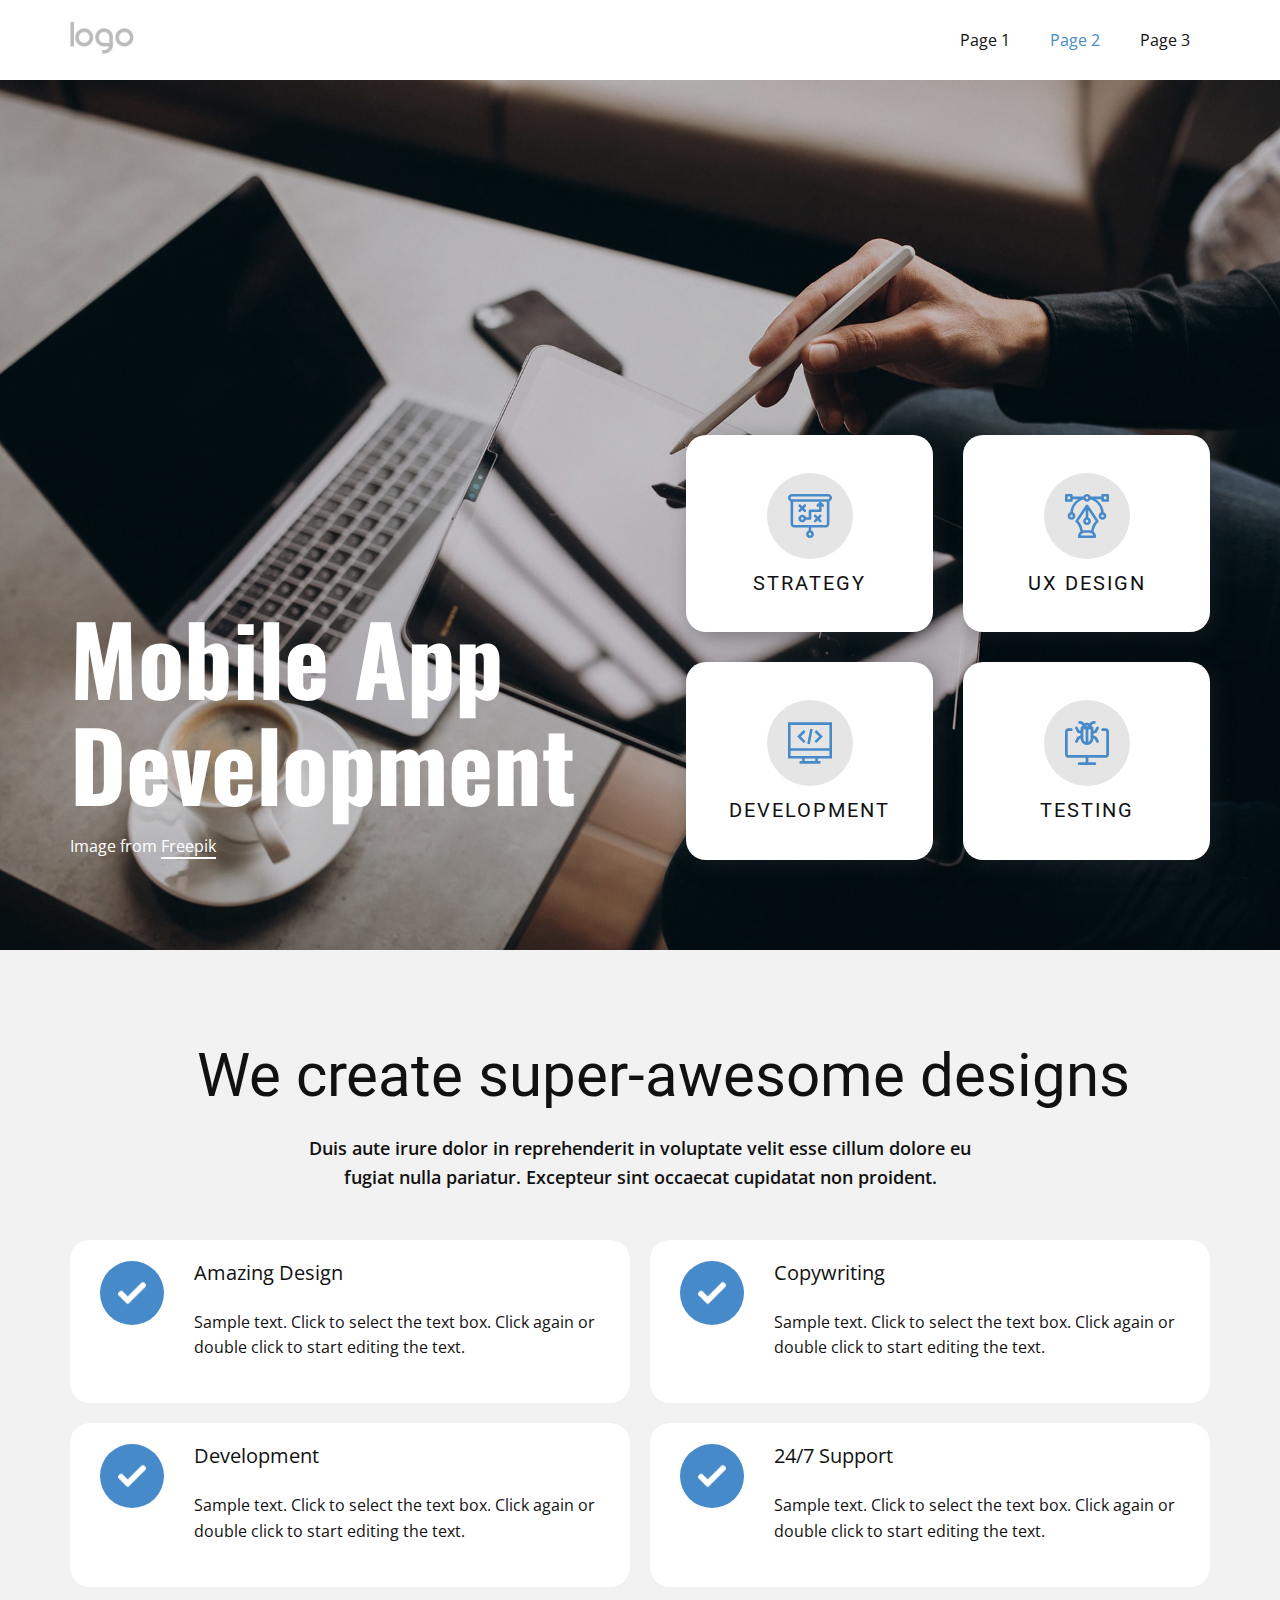
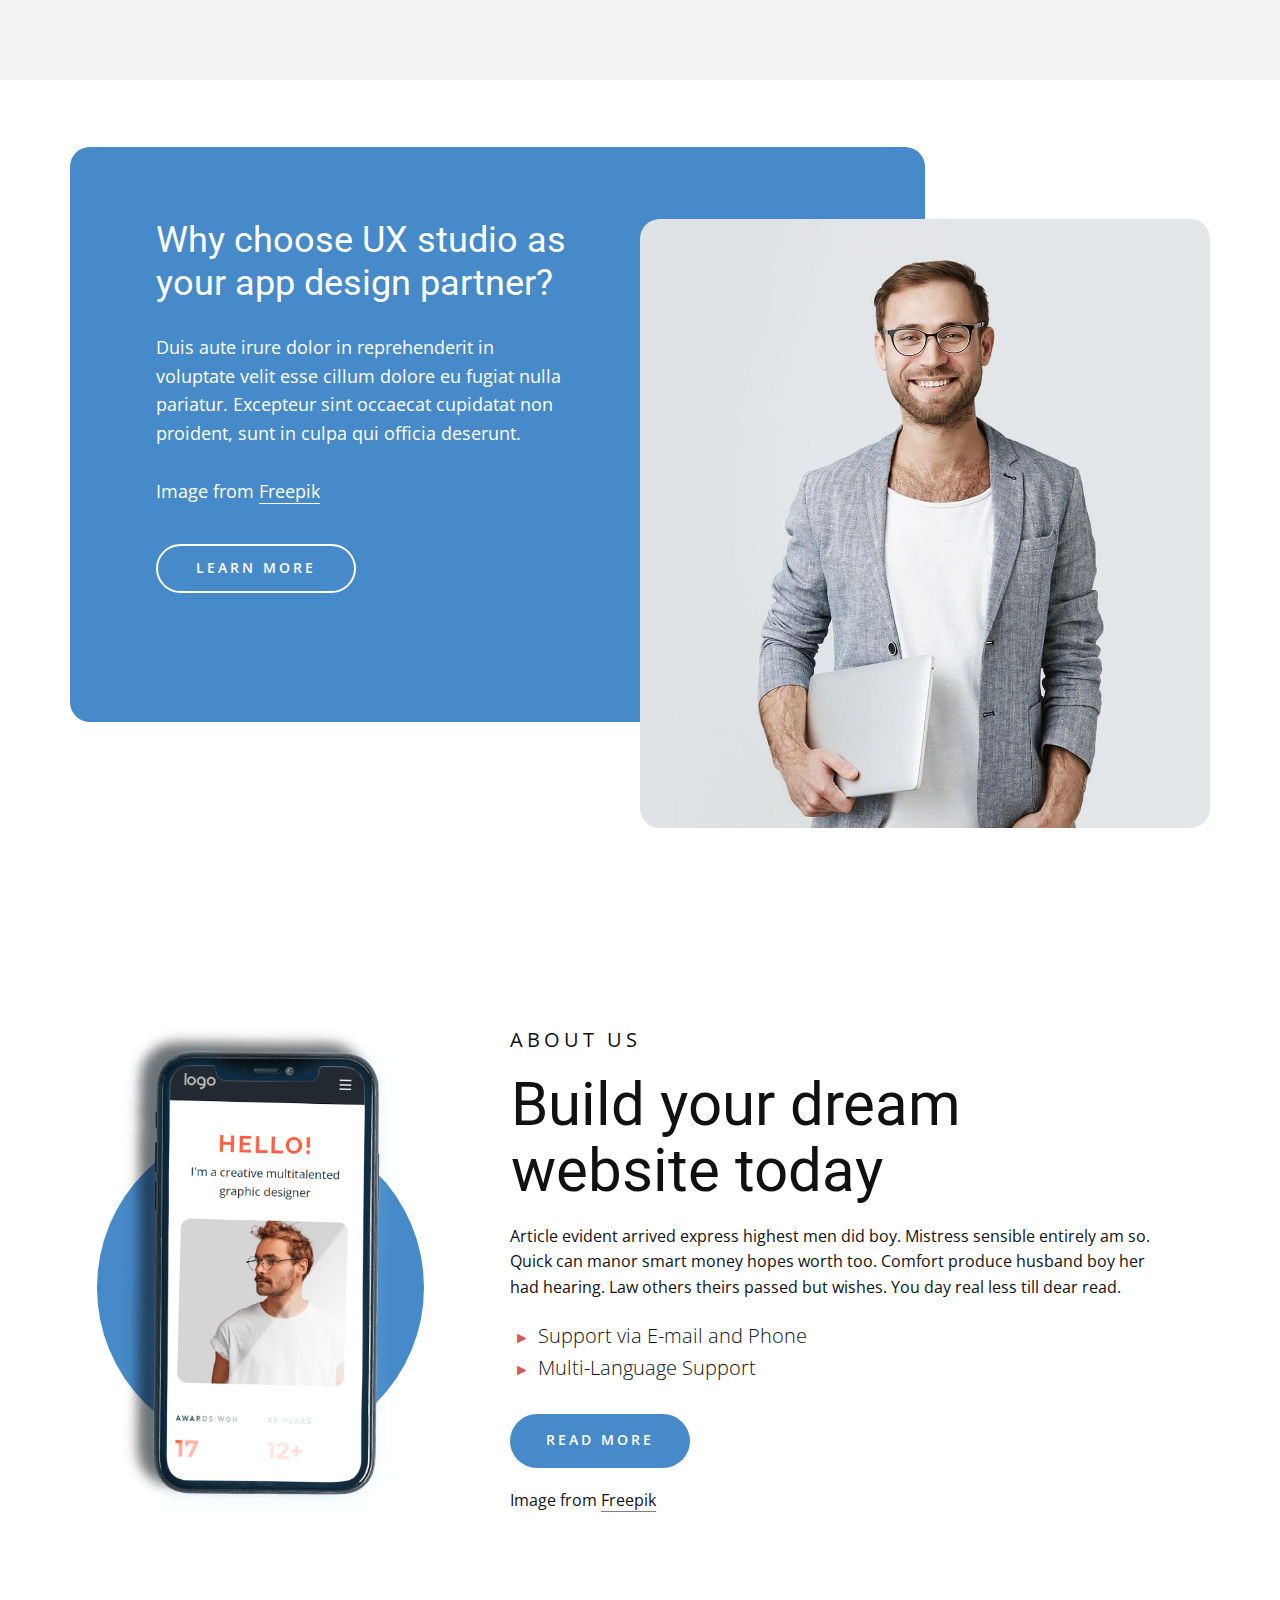
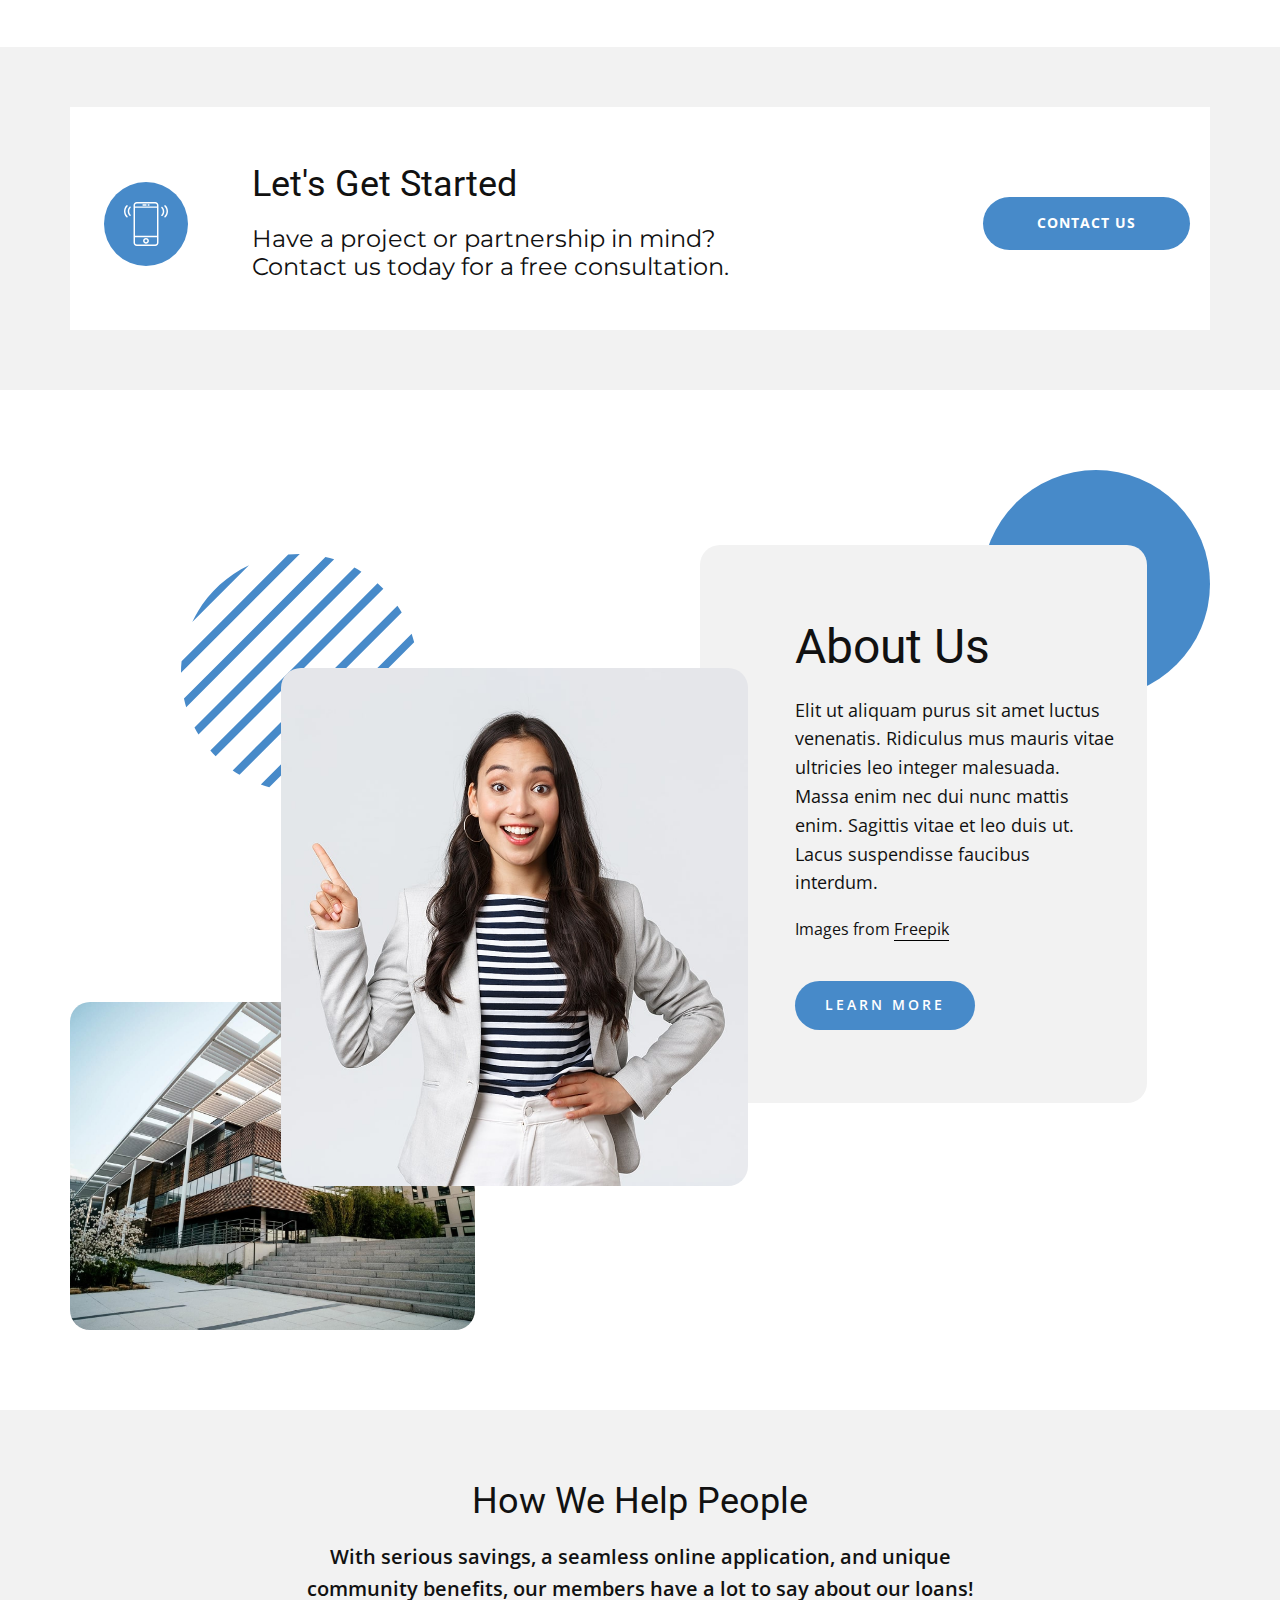
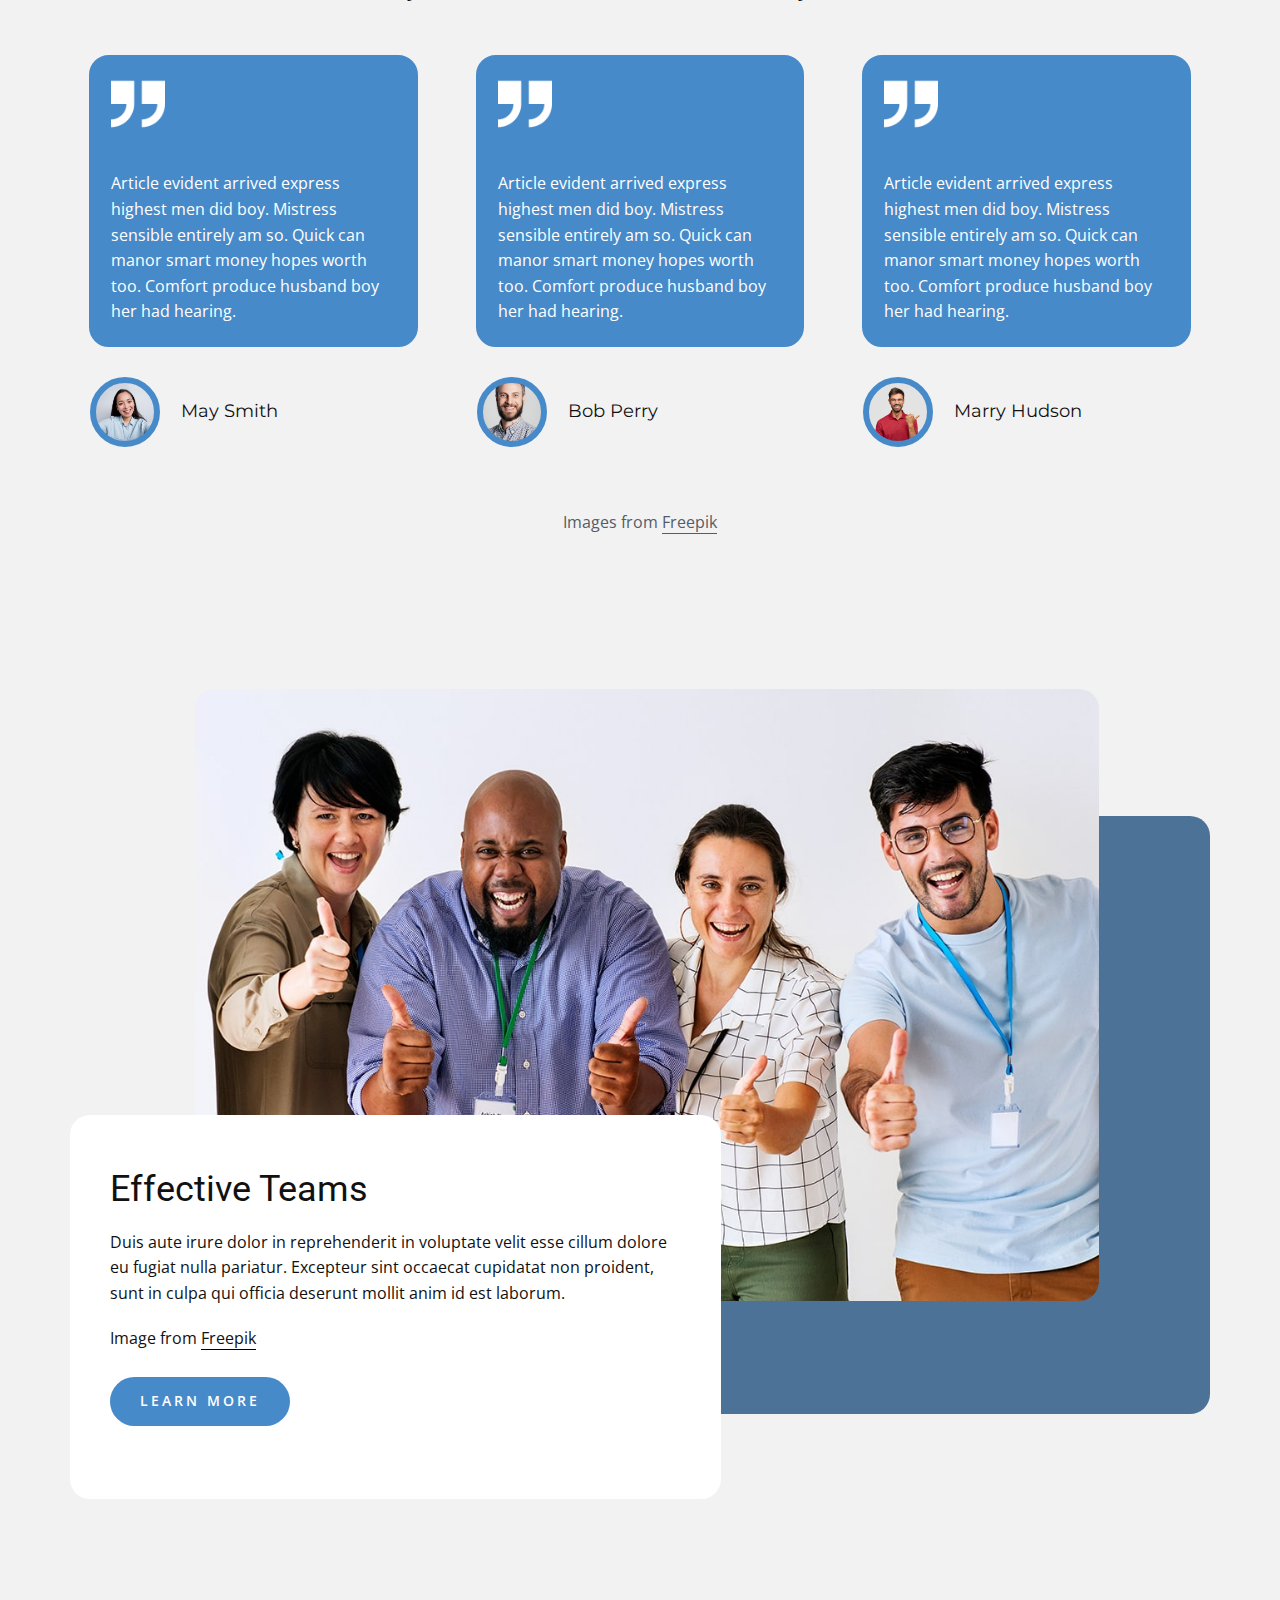
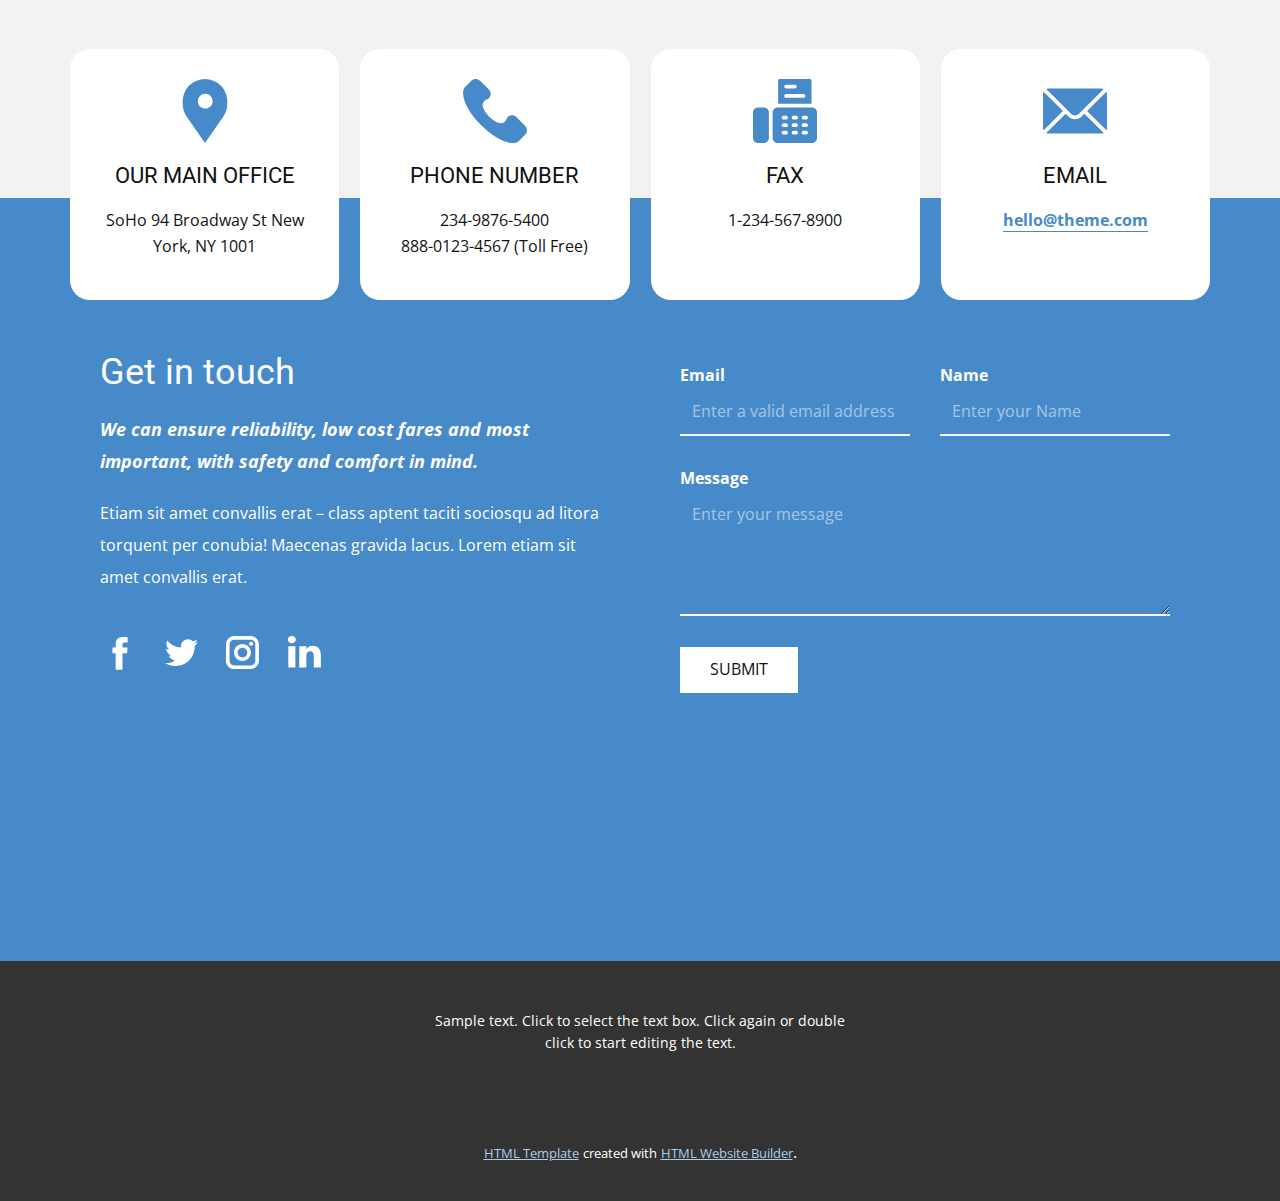
<file: Page-2.html>
<!DOCTYPE html>
<html style="font-size: 16px;">
  <head>
    <meta name="viewport" content="width=device-width, initial-scale=1.0">
    <meta charset="utf-8">
    <meta name="keywords" content="Mobile App Development, ​We create super-awesome designs, ​Build your dream website today, ​Let's Get Started, ​How We Help People, Effective Teams, Get in touch">
    <meta name="description" content="">
    <meta name="page_type" content="np-template-header-footer-from-plugin">
    <title>Page 2</title>
    <link rel="stylesheet" href="nicepage.css" media="screen">
<link rel="stylesheet" href="Page-2.css" media="screen">
    <script class="u-script" type="text/javascript" src="jquery.js" defer=""></script>
    <script class="u-script" type="text/javascript" src="nicepage.js" defer=""></script>
    <meta name="generator" content="Nicepage 3.1.3, nicepage.com">
    <link id="u-theme-google-font" rel="stylesheet" href="https://fonts.googleapis.com/css?family=Roboto:100,100i,300,300i,400,400i,500,500i,700,700i,900,900i|Open+Sans:300,300i,400,400i,600,600i,700,700i,800,800i">
    <link id="u-page-google-font" rel="stylesheet" href="https://fonts.googleapis.com/css?family=Oswald:200,300,400,500,600,700|Montserrat:100,100i,200,200i,300,300i,400,400i,500,500i,600,600i,700,700i,800,800i,900,900i">
    
    
    
    
    
    
    
    
    
    
    <script type="application/ld+json">{
		"@context": "http://schema.org",
		"@type": "Organization",
		"name": "",
		"url": "index.html",
		"logo": "images/default-logo.png"
}</script>
    <meta property="og:title" content="Page 2">
    <meta property="og:type" content="website">
    <meta name="theme-color" content="#478ac9">
    <link rel="canonical" href="index.html">
    <meta property="og:url" content="index.html">
  </head>
  <body class="u-body u-xl-mode"><header class="u-clearfix u-header u-header" id="sec-c142"><div class="u-clearfix u-sheet u-valign-middle u-sheet-1">
        <a href="https://nicepage.com" class="u-image u-logo u-image-1">
          <img src="images/default-logo.png" class="u-logo-image u-logo-image-1">
        </a>
        <nav class="u-menu u-menu-dropdown u-offcanvas u-menu-1">
          <div class="menu-collapse" style="font-size: 1rem; letter-spacing: 0px;">
            <a class="u-button-style u-custom-left-right-menu-spacing u-custom-padding-bottom u-custom-top-bottom-menu-spacing u-nav-link u-text-active-palette-1-base u-text-hover-palette-2-base" href="#">
              <svg><use xmlns:xlink="http://www.w3.org/1999/xlink" xlink:href="#menu-hamburger"></use></svg>
              <svg version="1.1" xmlns="http://www.w3.org/2000/svg" xmlns:xlink="http://www.w3.org/1999/xlink"><defs><symbol id="menu-hamburger" viewBox="0 0 16 16" style="width: 16px; height: 16px;"><rect y="1" width="16" height="2"></rect><rect y="7" width="16" height="2"></rect><rect y="13" width="16" height="2"></rect>
</symbol>
</defs></svg>
            </a>
          </div>
          <div class="u-nav-container">
            <ul class="u-nav u-unstyled u-nav-1"><li class="u-nav-item"><a class="u-button-style u-nav-link u-text-active-palette-1-base u-text-hover-palette-2-base" href="Page-1.html" style="padding: 10px 20px;">Page 1</a>
</li><li class="u-nav-item"><a class="u-button-style u-nav-link u-text-active-palette-1-base u-text-hover-palette-2-base" href="Page-2.html" style="padding: 10px 20px;">Page 2</a>
</li><li class="u-nav-item"><a class="u-button-style u-nav-link u-text-active-palette-1-base u-text-hover-palette-2-base" href="Page-3.html" style="padding: 10px 20px;">Page 3</a>
</li></ul>
          </div>
          <div class="u-nav-container-collapse">
            <div class="u-black u-container-style u-inner-container-layout u-opacity u-opacity-95 u-sidenav">
              <div class="u-sidenav-overflow">
                <div class="u-menu-close"></div>
                <ul class="u-align-center u-nav u-popupmenu-items u-unstyled u-nav-2"><li class="u-nav-item"><a class="u-button-style u-nav-link" href="Page-1.html">Page 1</a>
</li><li class="u-nav-item"><a class="u-button-style u-nav-link" href="Page-2.html">Page 2</a>
</li><li class="u-nav-item"><a class="u-button-style u-nav-link" href="Page-3.html">Page 3</a>
</li></ul>
              </div>
            </div>
            <div class="u-black u-menu-overlay u-opacity u-opacity-70"></div>
          </div>
        </nav>
      </div></header> 
    <section class="u-align-right u-clearfix u-image u-shading u-section-1" id="sec-2e45">
      <div class="u-clearfix u-sheet u-sheet-1">
        <h1 class="u-align-left u-custom-font u-font-oswald u-text u-text-body-alt-color u-text-1">Mobile App Development</h1>
        <p class="u-align-left u-text u-text-body-alt-color u-text-2">Image from <a href="https://www.freepik.com/photos/business" class="u-border-2 u-border-white u-btn u-button-link u-button-style u-none u-text-body-alt-color u-btn-1">Freepik</a>
        </p>
        <div class="u-list u-list-1">
          <div class="u-repeater u-repeater-1">
            <div class="u-align-center u-container-style u-list-item u-radius-20 u-repeater-item u-shape-round u-video-cover u-white u-list-item-1">
              <div class="u-container-layout u-similar-container u-valign-middle u-container-layout-1"><span class="u-grey-10 u-icon u-icon-circle u-text-palette-1-base u-icon-1"><svg class="u-svg-link" preserveAspectRatio="xMidYMin slice" viewBox="0 0 512 512" style=""><use xmlns:xlink="http://www.w3.org/1999/xlink" xlink:href="#svg-d293"></use></svg><svg class="u-svg-content" id="svg-d293" style="enable-background:new 0 0 512 512;"><g><g><path d="M386.607,304.394L367.213,285l19.393-19.393c5.859-5.858,5.859-15.356,0-21.214c-5.857-5.858-15.355-5.858-21.213,0    L346,263.787l-19.394-19.394c-5.857-5.858-15.355-5.858-21.213,0c-5.858,5.858-5.858,15.355,0,21.213L324.787,285l-19.393,19.393    c-5.858,5.858-5.858,15.355,0,21.213c5.857,5.857,15.355,5.858,21.213,0L346,306.213l19.394,19.394    c5.857,5.857,15.355,5.858,21.213,0C392.465,319.749,392.465,310.252,386.607,304.394z"></path>
</g>
</g><g><g><path d="M206.607,184.394L187.213,165l19.393-19.393c5.858-5.858,5.858-15.355,0-21.213c-5.857-5.858-15.355-5.858-21.213,0    L166,143.787l-19.394-19.394c-5.857-5.858-15.355-5.858-21.213,0c-5.858,5.858-5.858,15.355,0,21.213L144.787,165l-19.393,19.393    c-5.859,5.858-5.859,15.356,0,21.214c5.857,5.857,15.355,5.858,21.213,0L166,186.213l19.394,19.394    c5.857,5.857,15.355,5.858,21.213,0C212.465,199.749,212.465,190.252,206.607,184.394z"></path>
</g>
</g><g><g><path d="M416.606,124.394l-30-30c-0.029-0.029-0.06-0.052-0.089-0.081c-5.916-5.822-15.373-5.668-21.124,0.081l-30,30    c-5.858,5.858-5.858,15.355,0,21.213c5.857,5.858,15.355,5.858,21.213,0l4.394-4.394V180H256c-8.284,0-15,6.716-15,15v75h-32.58    c-6.192-17.459-22.865-30-42.42-30c-24.813,0-45,20.187-45,45s20.187,45,45,45c19.555,0,36.228-12.541,42.42-30H256    c8.284,0,15-6.716,15-15v-75h105c8.284,0,15-6.716,15-15v-53.787l4.394,4.394C398.322,148.535,402.161,150,406,150    s7.678-1.465,10.606-4.393C422.464,139.749,422.464,130.252,416.606,124.394z M166,300c-8.271,0-15-6.729-15-15s6.729-15,15-15    s15,6.729,15,15S174.271,300,166,300z"></path>
</g>
</g><g><g><path d="M467,0H45C20.187,0,0,20.187,0,45c0,19.555,12.541,36.228,30,42.42V345c0,24.813,20.187,45,45,45h166v34.58    c-17.459,6.192-30,22.865-30,42.42c0,24.813,20.187,45,45,45s45-20.187,45-45c0-19.555-12.541-36.228-30-42.42V390h166    c24.813,0,45-20.187,45-45V87.42c17.459-6.192,30-22.865,30-42.42C512,20.187,491.813,0,467,0z M256,482c-8.271,0-15-6.729-15-15    s6.729-15,15-15s15,6.729,15,15S264.271,482,256,482z M452,345c0,8.271-6.729,15-15,15H75c-8.271,0-15-6.729-15-15V90h392V345z     M467,60H45c-8.271,0-15-6.729-15-15s6.729-15,15-15h422c8.271,0,15,6.729,15,15S475.271,60,467,60z"></path>
</g>
</g></svg></span>
                <h4 class="u-text u-text-3">strategy</h4>
              </div>
            </div>
            <div class="u-align-center u-container-style u-list-item u-radius-20 u-repeater-item u-shape-round u-video-cover u-white u-list-item-2">
              <div class="u-container-layout u-similar-container u-valign-middle u-container-layout-2"><span class="u-grey-10 u-icon u-icon-circle u-text-palette-1-base u-icon-2"><svg class="u-svg-link" preserveAspectRatio="xMidYMin slice" viewBox="0 0 512 512" style=""><use xmlns:xlink="http://www.w3.org/1999/xlink" xlink:href="#svg-ddc0"></use></svg><svg class="u-svg-content" id="svg-ddc0" style="enable-background:new 0 0 512 512;"><g><g><path d="M497,0h-60c-8.284,0-15,6.716-15,15v15H298.42C292.228,12.542,275.555,0,256,0s-36.228,12.542-42.42,30H90V15    c0-8.284-6.716-15-15-15H15C6.716,0,0,6.716,0,15v60c0,8.284,6.716,15,15,15h60c8.284,0,15-6.716,15-15V59.8h62.377    c-54.116,34.274-87.012,92.175-90.969,153.642C43.738,219.518,31,236.294,31,256c0,24.813,20.187,45,45,45s45-20.187,45-45    c0-19.38-12.315-35.938-29.53-42.26c5.326-70.647,56.198-131.494,124.226-148.758C223.07,79.794,238.361,90,256,90    c17.639,0,32.93-10.206,40.304-25.017c68.029,17.264,118.9,78.111,124.226,148.758C403.315,220.062,391,236.62,391,256    c0,24.813,20.187,45,45,45s45-20.187,45-45c0-19.706-12.738-36.482-30.408-42.558C446.627,151.852,413.633,94.207,359.623,60H422    v15c0,8.284,6.716,15,15,15h60c8.284,0,15-6.716,15-15V15C512,6.716,505.284,0,497,0z M60,60H30V30h30V60z M76,271    c-8.271,0-15-6.729-15-15s6.729-15,15-15s15,6.729,15,15S84.271,271,76,271z M256,60c-8.271,0-15-6.729-15-15s6.729-15,15-15    s15,6.729,15,15S264.271,60,256,60z M436,241c8.271,0,15,6.729,15,15s-6.729,15-15,15s-15-6.729-15-15S427.729,241,436,241z     M482,60h-30V30h30V60z"></path>
</g>
</g><g><g><path d="M388.48,307.679l-120-179.999c-0.004-0.006-0.009-0.012-0.013-0.019c-0.043-0.064-0.09-0.125-0.134-0.188    c-0.206-0.299-0.423-0.587-0.649-0.868c-6.321-7.854-18.357-7.324-24.017,0.868c-0.044,0.063-0.091,0.124-0.134,0.188    c-0.004,0.007-0.009,0.012-0.013,0.019l-120,180c-3.967,5.949-3.182,13.871,1.874,18.927    c29.927,29.927,48.975,69.047,54.164,110.901c-2.329,1.883-4.578,3.899-6.71,6.081C158.759,458.001,151,476.97,151,497    c0,8.284,6.716,15,15,15h180c8.284,0,15-6.716,15-15c0-20.03-7.759-38.999-21.847-53.412c-2.133-2.182-4.381-4.198-6.711-6.081    c5.188-41.856,24.236-80.976,54.163-110.9C391.662,321.551,392.447,313.628,388.48,307.679z M256,301c8.271,0,15,6.729,15,15    s-6.729,15-15,15s-15-6.729-15-15S247.729,301,256,301z M183.558,482c6.241-17.833,23.159-31,42.442-31h60    c19.283,0,36.201,13.167,42.442,31H183.558z M304.245,423.283C298.345,421.777,292.229,421,286,421h-60    c-6.229,0-12.345,0.777-18.245,2.284c-7.02-40.429-25.251-78.221-52.65-108.899L241,185.542v88.039    c-17.459,6.192-30,22.865-30,42.42c0,24.813,20.187,45,45,45s45-20.187,45-45c0-19.555-12.541-36.228-30-42.42v-88.039    l85.896,128.843C329.496,345.06,311.264,382.853,304.245,423.283z"></path>
</g>
</g></svg></span>
                <h4 class="u-text u-text-4">ux Design</h4>
              </div>
            </div>
            <div class="u-align-center u-container-style u-list-item u-radius-20 u-repeater-item u-shape-round u-video-cover u-white u-list-item-3">
              <div class="u-container-layout u-similar-container u-valign-middle u-container-layout-3"><span class="u-grey-10 u-icon u-icon-circle u-text-palette-1-base u-icon-3"><svg class="u-svg-link" preserveAspectRatio="xMidYMin slice" viewBox="0 0 512 512" style=""><use xmlns:xlink="http://www.w3.org/1999/xlink" xlink:href="#svg-ce99"></use></svg><svg class="u-svg-content" id="svg-ce99" style="enable-background:new 0 0 512 512;"><g><g><path d="M0,15.845v420.259h164.332v30.049h-30.036v30.001h243.407v-30.001h-30.036v-30.049H512V15.845H0z M317.665,466.153    H194.334v-30.049h123.332V466.153z M481.999,406.103H30.001v-60.075h451.997V406.103z M481.999,316.027H30.001V45.847h451.997    V316.027z"></path>
</g>
</g><g><g><polygon points="203.943,126.712 182.729,105.498 107.29,180.937 182.729,256.375 203.943,235.161 149.718,180.937   "></polygon>
</g>
</g><g><g><polygon points="329.271,105.498 308.057,126.712 362.282,180.937 308.057,235.161 329.271,256.375 404.709,180.937   "></polygon>
</g>
</g><g><g><rect x="166.742" y="165.947" transform="matrix(0.1951 -0.9808 0.9808 0.1951 28.5815 396.7237)" width="178.511" height="30.002"></rect>
</g>
</g></svg></span>
                <h4 class="u-text u-text-5">development</h4>
              </div>
            </div>
            <div class="u-align-center u-container-style u-list-item u-radius-20 u-repeater-item u-shape-round u-video-cover u-white u-list-item-4">
              <div class="u-container-layout u-similar-container u-valign-middle u-container-layout-4"><span class="u-grey-10 u-icon u-icon-circle u-text-palette-1-base u-icon-4"><svg class="u-svg-link" preserveAspectRatio="xMidYMin slice" viewBox="0 0 24 24" style=""><use xmlns:xlink="http://www.w3.org/1999/xlink" xlink:href="#svg-4417"></use></svg><svg class="u-svg-content" id="svg-4417"><path d="m22.25 20h-20.5c-.965 0-1.75-.785-1.75-1.75v-12.5c0-.965.785-1.75 1.75-1.75h1.68c.414 0 .75.336.75.75s-.336.75-.75.75h-1.68c-.136 0-.25.114-.25.25v12.5c0 .136.114.25.25.25h20.5c.136 0 .25-.114.25-.25v-12.5c0-.136-.114-.25-.25-.25h-1.68c-.414 0-.75-.336-.75-.75s.336-.75.75-.75h1.68c.965 0 1.75.785 1.75 1.75v12.5c0 .965-.785 1.75-1.75 1.75z"></path><path d="m16.25 24h-8.5c-.414 0-.75-.336-.75-.75s.336-.75.75-.75h8.5c.414 0 .75.336.75.75s-.336.75-.75.75z"></path><path d="m12 24c-.414 0-.75-.336-.75-.75v-4c0-.414.336-.75.75-.75s.75.336.75.75v4c0 .414-.336.75-.75.75z"></path><path d="m14 4.5h-4c-.414 0-.75-.336-.75-.75 0-1.517 1.233-2.75 2.75-2.75s2.75 1.233 2.75 2.75c0 .414-.336.75-.75.75zm-3-1.5h2c-.229-.304-.591-.5-1-.5s-.771.196-1 .5z"></path><path d="m13.601 3.3c-.069 0-.139-.01-.208-.029-.398-.115-.628-.53-.513-.929.397-1.379 1.68-2.342 3.12-2.342.414 0 .75.336.75.75s-.336.75-.75.75c-.775 0-1.466.518-1.679 1.258-.095.328-.395.542-.72.542z"></path><path d="m10.399 3.3c-.326 0-.625-.214-.72-.542-.213-.74-.904-1.258-1.679-1.258-.414 0-.75-.336-.75-.75s.336-.75.75-.75c1.44 0 2.723.963 3.121 2.342.115.398-.115.813-.513.929-.07.019-.14.029-.209.029z"></path><path d="m14.75 7c-.336 0-.642-.228-.727-.568-.101-.401.144-.809.545-.909l1.666-.416.846-1.691c.186-.371.636-.521 1.006-.336.371.186.521.636.335 1.006l-1 2c-.098.196-.276.34-.489.393l-2 .5c-.061.014-.122.021-.182.021z"></path><path d="m17.75 12c-.275 0-.54-.151-.671-.415l-.886-1.771-1.771-.858c-.373-.181-.528-.629-.348-1.002s.629-.527 1.002-.348l2 .97c.149.072.27.191.344.34l1 2c.185.37.035.82-.335 1.006-.107.053-.222.078-.335.078z"></path><path d="m9.25 7c-.06 0-.121-.007-.182-.022l-2-.5c-.213-.053-.391-.197-.489-.393l-1-2c-.185-.37-.035-.82.335-1.006.372-.185.821-.035 1.006.336l.846 1.691 1.666.416c.402.101.646.508.545.909-.084.341-.391.569-.727.569z"></path><path d="m6.25 12c-.113 0-.227-.025-.335-.079-.371-.186-.521-.636-.335-1.006l1-2c.074-.148.195-.268.344-.34l2-.97c.372-.178.821-.025 1.001.348.181.373.025.821-.348 1.002l-1.77.858-.886 1.771c-.131.265-.397.416-.671.416z"></path><path d="m12 13c-1.93 0-3.5-1.57-3.5-3.5v-5.75c0-.414.336-.75.75-.75h5.5c.414 0 .75.336.75.75v5.75c0 1.93-1.57 3.5-3.5 3.5zm-2-8.5v5c0 1.103.897 2 2 2s2-.897 2-2v-5z"></path><path d="m12 13c-.414 0-.75-.336-.75-.75v-8.5c0-.414.336-.75.75-.75s.75.336.75.75v8.5c0 .414-.336.75-.75.75z"></path></svg></span>
                <h4 class="u-text u-text-6">testing</h4>
              </div>
            </div>
          </div>
        </div>
      </div>
    </section>
    <section class="u-align-center-lg u-align-center-md u-align-center-xl u-align-left-sm u-align-left-xs u-clearfix u-grey-5 u-section-2" id="carousel_e8ef">
      <div class="u-clearfix u-sheet u-valign-middle u-sheet-1">
        <h2 class="u-text u-text-1"> We create super-awesome designs</h2>
        <p class="u-text u-text-2"> Duis aute irure dolor in reprehenderit in voluptate velit esse cillum dolore eu fugiat nulla pariatur. Excepteur sint occaecat cupidatat non proident. </p>
        <div class="u-expanded-width u-list u-list-1">
          <div class="u-repeater u-repeater-1">
            <div class="u-align-left u-container-style u-list-item u-radius-20 u-repeater-item u-shape-round u-white u-list-item-1">
              <div class="u-container-layout u-similar-container u-container-layout-1"><span class="u-file-icon u-icon u-icon-circle u-palette-1-base u-text-white u-icon-1"><img src="images/2.png" alt=""></span>
                <h5 class="u-custom-font u-text u-text-font u-text-3">Amazing Design</h5>
                <p class="u-text u-text-4">Sample text. Click to select the text box. Click again or double click to start editing the text.</p>
              </div>
            </div>
            <div class="u-align-left u-container-style u-list-item u-radius-20 u-repeater-item u-shape-round u-white u-list-item-2">
              <div class="u-container-layout u-similar-container u-container-layout-2"><span class="u-file-icon u-icon u-icon-circle u-palette-1-base u-text-white u-icon-2"><img src="images/2.png" alt=""></span>
                <h5 class="u-custom-font u-text u-text-font u-text-5">Copywriting</h5>
                <p class="u-text u-text-6">Sample text. Click to select the text box. Click again or double click to start editing the text.</p>
              </div>
            </div>
            <div class="u-align-left u-container-style u-list-item u-radius-20 u-repeater-item u-shape-round u-white u-list-item-3">
              <div class="u-container-layout u-similar-container u-container-layout-3"><span class="u-file-icon u-icon u-icon-circle u-palette-1-base u-text-white u-icon-3"><img src="images/2.png" alt=""></span>
                <h5 class="u-custom-font u-text u-text-font u-text-7">Development</h5>
                <p class="u-text u-text-8">Sample text. Click to select the text box. Click again or double click to start editing the text.</p>
              </div>
            </div>
            <div class="u-align-left u-container-style u-list-item u-radius-20 u-repeater-item u-shape-round u-white u-list-item-4">
              <div class="u-container-layout u-similar-container u-container-layout-4"><span class="u-file-icon u-icon u-icon-circle u-palette-1-base u-text-white u-icon-4"><img src="images/2.png" alt=""></span>
                <h5 class="u-custom-font u-text u-text-font u-text-9">24/7 Support</h5>
                <p class="u-text u-text-10">Sample text. Click to select the text box. Click again or double click to start editing the text.</p>
              </div>
            </div>
          </div>
        </div>
      </div>
    </section>
    <section class="u-clearfix u-section-3" id="carousel_e34a">
      <div class="u-clearfix u-sheet u-valign-middle-md u-valign-middle-sm u-valign-middle-xl u-valign-middle-xs u-sheet-1">
        <div class="u-expanded-width-md u-expanded-width-sm u-expanded-width-xs u-palette-1-base u-radius-20 u-shape u-shape-round u-shape-1"></div>
        <img class="u-image u-image-round u-radius-20 u-image-1" src="images/vvv.jpg" data-image-width="1139" data-image-height="1080">
        <div class="u-container-style u-group u-group-1">
          <div class="u-container-layout u-valign-top u-container-layout-1">
            <h3 class="u-text u-text-body-alt-color u-text-default u-text-1"> Why choose UX studio as your app design partner?&nbsp;<br>
            </h3>
            <p class="u-text u-text-body-alt-color u-text-2">Duis aute irure dolor in reprehenderit in voluptate velit esse cillum dolore eu fugiat nulla pariatur. Excepteur sint occaecat cupidatat non proident, sunt in culpa qui officia deserunt.<br>
              <br>Image from <a href="https://www.freepik.com/photos/woman" class="u-border-1 u-border-white u-btn u-button-link u-button-style u-none u-text-body-alt-color u-btn-1">Freepik</a>
            </p>
            <a href="https://nicepage.com/website-design" class="u-active-white u-border-2 u-border-white u-btn u-btn-round u-button-style u-hover-white u-none u-radius-50 u-btn-2">learn more</a>
          </div>
        </div>
      </div>
    </section>
    <section class="u-clearfix u-section-4" id="carousel_fd61">
      <div class="u-clearfix u-sheet u-valign-middle u-sheet-1">
        <div class="u-clearfix u-expanded-width u-layout-wrap u-layout-wrap-1">
          <div class="u-layout">
            <div class="u-layout-row">
              <div class="u-align-center u-container-style u-layout-cell u-size-20-lg u-size-20-xl u-size-28-md u-size-28-sm u-size-28-xs u-layout-cell-1">
                <div class="u-container-layout u-valign-middle-lg u-valign-middle-md u-valign-middle-sm u-valign-middle-xl u-container-layout-1">
                  <div class="u-expanded-width-xs u-palette-1-base u-preserve-proportions u-shape u-shape-circle u-shape-1">
                    <div class="u-preserve-proportions-child" style="padding-top: 100%;"></div>
                  </div>
                  <img class="u-image u-image-contain u-image-round u-radius-30 u-image-1" src="images/phone-2-min.png" alt="" data-image-width="406" data-image-height="718">
                </div>
              </div>
              <div class="u-align-left u-container-style u-layout-cell u-size-32-md u-size-32-sm u-size-32-xs u-size-40-lg u-size-40-xl u-layout-cell-2">
                <div class="u-container-layout u-valign-middle u-container-layout-2">
                  <h5 class="u-custom-font u-text u-text-font u-text-1">about us</h5>
                  <h2 class="u-text u-text-2"> Build your dream website today</h2>
                  <p class="u-text u-text-3"> Article evident arrived express highest men did boy. Mistress sensible entirely am so. Quick can manor smart money hopes worth too. Comfort produce husband boy her had hearing. Law others theirs passed but wishes. You day real less till dear read. </p>
                  <ul class="u-custom-list u-text u-text-default u-text-4">
                    <li>
                      <div class="u-list-icon u-text-palette-2-base">
                        <div xmlns="http://www.w3.org/2000/svg" xmlns:xlink="http://www.w3.org/1999/xlink" version="1.1" xml:space="preserve" class="u-svg-content">►</div>
                      </div> Support via E-mail and Phone
                    </li>
                    <li>
                      <div class="u-list-icon u-text-palette-2-base">
                        <div xmlns="http://www.w3.org/2000/svg" xmlns:xlink="http://www.w3.org/1999/xlink" version="1.1" xml:space="preserve" class="u-svg-content">►</div>
                      </div>Multi-Language Support
                    </li>
                  </ul>
                  <a href="https://nicepage.studio" class="u-active-black u-btn u-btn-round u-button-style u-hover-black u-palette-1-base u-radius-50 u-btn-1">read more</a>
                  <p class="u-text u-text-5">Image from <a href="https://www.freepik.com/psd/mockup" class="u-active-none u-border-1 u-border-active-grey-75 u-border-grey-50 u-border-hover-grey-75 u-btn u-button-link u-button-style u-hover-none u-none u-text-body-color u-btn-2" target="_blank">Freepik</a>
                  </p>
                </div>
              </div>
            </div>
          </div>
        </div>
      </div>
    </section>
    <section class="u-clearfix u-grey-5 u-section-5" id="carousel_b522">
      <div class="u-clearfix u-sheet u-valign-middle u-sheet-1">
        <div class="u-clearfix u-expanded-width u-layout-wrap u-layout-wrap-1">
          <div class="u-layout">
            <div class="u-layout-row">
              <div class="u-align-center-sm u-align-center-xs u-align-left-md u-container-style u-layout-cell u-size-14-md u-size-14-sm u-size-14-xs u-size-8-lg u-size-8-xl u-white u-layout-cell-1">
                <div class="u-container-layout u-valign-middle u-container-layout-1"><span class="u-icon u-icon-circle u-palette-1-base u-text-white u-icon-1"><svg class="u-svg-link" preserveAspectRatio="xMidYMin slice" viewBox="0 0 60 60" style=""><use xmlns:xlink="http://www.w3.org/1999/xlink" xlink:href="#svg-97b5"></use></svg><svg class="u-svg-content" id="svg-97b5" style="enable-background:new 0 0 60 60;"><g><path d="M42.595,0H17.405C14.977,0,13,1.977,13,4.405v51.189C13,58.023,14.977,60,17.405,60h25.189C45.023,60,47,58.023,47,55.595
		V4.405C47,1.977,45.023,0,42.595,0z M15,8h30v38H15V8z M17.405,2h25.189C43.921,2,45,3.079,45,4.405V6H15V4.405
		C15,3.079,16.079,2,17.405,2z M42.595,58H17.405C16.079,58,15,56.921,15,55.595V48h30v7.595C45,56.921,43.921,58,42.595,58z"></path><path d="M30,49c-2.206,0-4,1.794-4,4s1.794,4,4,4s4-1.794,4-4S32.206,49,30,49z M30,55c-1.103,0-2-0.897-2-2s0.897-2,2-2
		s2,0.897,2,2S31.103,55,30,55z"></path><path d="M26,5h4c0.553,0,1-0.447,1-1s-0.447-1-1-1h-4c-0.553,0-1,0.447-1,1S25.447,5,26,5z"></path><path d="M33,5h1c0.553,0,1-0.447,1-1s-0.447-1-1-1h-1c-0.553,0-1,0.447-1,1S32.447,5,33,5z"></path><path d="M56.612,4.569c-0.391-0.391-1.023-0.391-1.414,0s-0.391,1.023,0,1.414c3.736,3.736,3.736,9.815,0,13.552
		c-0.391,0.391-0.391,1.023,0,1.414c0.195,0.195,0.451,0.293,0.707,0.293s0.512-0.098,0.707-0.293
		C61.128,16.434,61.128,9.085,56.612,4.569z"></path><path d="M52.401,6.845c-0.391-0.391-1.023-0.391-1.414,0s-0.391,1.023,0,1.414c1.237,1.237,1.918,2.885,1.918,4.639
		s-0.681,3.401-1.918,4.638c-0.391,0.391-0.391,1.023,0,1.414c0.195,0.195,0.451,0.293,0.707,0.293s0.512-0.098,0.707-0.293
		c1.615-1.614,2.504-3.764,2.504-6.052S54.017,8.459,52.401,6.845z"></path><path d="M4.802,5.983c0.391-0.391,0.391-1.023,0-1.414s-1.023-0.391-1.414,0c-4.516,4.516-4.516,11.864,0,16.38
		c0.195,0.195,0.451,0.293,0.707,0.293s0.512-0.098,0.707-0.293c0.391-0.391,0.391-1.023,0-1.414
		C1.065,15.799,1.065,9.72,4.802,5.983z"></path><path d="M9.013,6.569c-0.391-0.391-1.023-0.391-1.414,0c-1.615,1.614-2.504,3.764-2.504,6.052s0.889,4.438,2.504,6.053
		c0.195,0.195,0.451,0.293,0.707,0.293s0.512-0.098,0.707-0.293c0.391-0.391,0.391-1.023,0-1.414
		c-1.237-1.237-1.918-2.885-1.918-4.639S7.775,9.22,9.013,7.983C9.403,7.593,9.403,6.96,9.013,6.569z"></path>
</g></svg></span>
                </div>
              </div>
              <div class="u-align-center-sm u-align-center-xs u-container-style u-layout-cell u-size-35-lg u-size-39-xl u-size-46-md u-size-46-sm u-size-46-xs u-white u-layout-cell-2">
                <div class="u-container-layout u-valign-middle u-container-layout-2">
                  <h2 class="u-text u-text-default u-text-1"> Let's Get Started</h2>
                  <h6 class="u-custom-font u-font-montserrat u-text u-text-2"> Have a project or partnership in mind?<br>Contact us today for a free consultation.
                  </h6>
                </div>
              </div>
              <div class="u-align-center-lg u-align-center-sm u-align-center-xl u-align-center-xs u-align-left-md u-container-style u-layout-cell u-size-13-xl u-size-17-lg u-size-60-md u-size-60-sm u-size-60-xs u-white u-layout-cell-3">
                <div class="u-container-layout u-valign-middle u-container-layout-3">
                  <a href="https://nicepage.review" class="u-btn u-btn-round u-button-style u-hover-palette-1-light-1 u-palette-1-base u-radius-50 u-btn-1">Contact Us</a>
                </div>
              </div>
            </div>
          </div>
        </div>
      </div>
    </section>
    <section class="u-align-center-lg u-align-center-md u-align-center-sm u-align-center-xs u-clearfix u-section-6" id="sec-9e59">
      <div class="u-clearfix u-sheet u-valign-middle u-sheet-1">
        <img class="u-image u-image-round u-radius-20 u-image-1" src="images/ret-min.jpg" data-image-width="1600" data-image-height="1067">
        <div class="u-shape u-shape-svg u-text-palette-1-base u-shape-1">
          <svg class="u-svg-link" preserveAspectRatio="none" viewBox="0 0 160 160" style=""><use xmlns:xlink="http://www.w3.org/1999/xlink" xlink:href="#svg-db78"></use></svg>
          <svg class="u-svg-content" id="svg-db78"><path d="M114.3,152.3l38-38C144.4,130.9,130.9,144.4,114.3,152.3z M117.1,9.1l-108,108c0.8,1.6,1.7,3.2,2.7,4.8l110-110
	C120.3,10.9,118.7,10,117.1,9.1z M97.5,2L2,97.5c0.4,2,1,4,1.5,5.9l99.9-99.9C101.5,2.9,99.5,2.4,97.5,2z M80,160c2,0,4-0.1,5.9-0.2
	l73.9-73.9c0.1-2,0.2-3.9,0.2-5.9c0-0.6,0-1.2,0-1.9L78.1,160C78.8,160,79.4,160,80,160z M34.9,146.1c1.5,1,3,2,4.6,2.9L149,39.5
	c-0.9-1.6-1.9-3.1-2.9-4.6L34.9,146.1z M132.7,19.8L19.8,132.7c1.2,1.3,2.3,2.6,3.6,3.9L136.6,23.4C135.3,22.2,134,21,132.7,19.8z
	 M59.6,157.4l97.8-97.8c-0.5-1.9-1.1-3.8-1.7-5.7L53.9,155.6C55.8,156.3,57.7,156.9,59.6,157.4z M7.6,45.9L45.9,7.6
	C29.1,15.5,15.5,29.1,7.6,45.9z M80,0c-2.6,0-5.1,0.1-7.6,0.4l-72,72C0.1,74.9,0,77.4,0,80c0,0.1,0,0.2,0,0.2L80.2,0
	C80.2,0,80.1,0,80,0z"></path></svg>
        </div>
        <div class="u-palette-1-base u-shape u-shape-circle u-shape-2"></div>
        <div class="u-align-left u-container-style u-grey-5 u-group u-radius-20 u-shape-round u-group-1">
          <div class="u-container-layout u-valign-middle u-container-layout-1">
            <h3 class="u-text u-text-1">About Us</h3>
            <p class="u-text u-text-2">Elit ut aliquam purus sit amet luctus venenatis. Ridiculus mus mauris vitae ultricies leo integer malesuada. Massa enim nec dui nunc mattis enim. Sagittis vitae et leo duis ut. Lacus suspendisse faucibus interdum.</p>
            <p class="u-text u-text-3">Images from <a href="https://www.freepik.com/photos/business" class="u-active-none u-border-1 u-border-active-palette-1-base u-border-black u-border-hover-palette-1-base u-border-no-left u-border-no-right u-border-no-top u-bottom-left-radius-0 u-bottom-right-radius-0 u-btn u-button-link u-button-style u-hover-none u-none u-radius-0 u-text-body-color u-top-left-radius-0 u-top-right-radius-0 u-btn-1">Freepik</a>
            </p>
            <a href="https://nicepage.com/web-design" class="u-active-black u-border-none u-btn u-btn-round u-button-style u-hover-black u-palette-1-base u-radius-50 u-btn-2">learn more</a>
          </div>
        </div>
        <img class="u-image u-image-round u-radius-20 u-image-2" src="images/fdffffff-min.jpg" data-image-width="1100" data-image-height="999">
      </div>
    </section>
    <section class="u-align-center u-clearfix u-grey-5 u-section-7" id="carousel_2c98">
      <div class="u-clearfix u-sheet u-valign-middle u-sheet-1">
        <h2 class="u-text u-text-default u-text-1"> How We Help People</h2>
        <p class="u-text u-text-2"> With serious savings, a seamless online application, and unique community benefits, our members have a lot to say about our loans!</p>
        <div class="u-expanded-width u-list u-list-1">
          <div class="u-repeater u-repeater-1">
            <div class="u-container-style u-list-item u-repeater-item">
              <div class="u-container-layout u-similar-container u-valign-top-sm u-valign-top-xs u-container-layout-1">
                <div class="u-border-2 u-border-palette-1-base u-container-style u-expanded-width u-group u-palette-1-base u-radius-20 u-shape-round u-group-1">
                  <div class="u-container-layout u-valign-top u-container-layout-2"><span class="u-file-icon u-icon u-text-white u-icon-1"><img src="images/3.png" alt=""></span>
                    <p class="u-text u-text-3"> Article evident arrived express highest men did boy. Mistress sensible entirely am so. Quick can manor smart money hopes worth too. Comfort produce husband boy her had hearing.</p>
                  </div>
                </div>
                <div class="u-border-6 u-border-palette-1-base u-image u-image-circle u-image-1" alt="" data-image-width="1000" data-image-height="876"></div>
                <h6 class="u-custom-font u-font-montserrat u-text u-text-4">May Smith</h6>
              </div>
            </div>
            <div class="u-container-style u-list-item u-repeater-item">
              <div class="u-container-layout u-similar-container u-valign-top-sm u-valign-top-xs u-container-layout-3">
                <div class="u-border-2 u-border-palette-1-base u-container-style u-expanded-width u-group u-palette-1-base u-radius-20 u-shape-round u-group-2">
                  <div class="u-container-layout u-valign-top u-container-layout-4"><span class="u-file-icon u-icon u-text-white u-icon-2"><img src="images/3.png" alt=""></span>
                    <p class="u-text u-text-default u-text-5"> Article evident arrived express highest men did boy. Mistress sensible entirely am so. Quick can manor smart money hopes worth too. Comfort produce husband boy her had hearing.</p>
                  </div>
                </div>
                <div class="u-border-6 u-border-palette-1-base u-image u-image-circle u-image-2" alt="" data-image-width="720" data-image-height="1080"></div>
                <h6 class="u-custom-font u-font-montserrat u-text u-text-6">Bob Perry</h6>
              </div>
            </div>
            <div class="u-container-style u-list-item u-repeater-item">
              <div class="u-container-layout u-similar-container u-valign-top-sm u-valign-top-xs u-container-layout-5">
                <div class="u-border-2 u-border-palette-1-base u-container-style u-expanded-width u-group u-palette-1-base u-radius-20 u-shape-round u-group-3">
                  <div class="u-container-layout u-valign-top u-container-layout-6"><span class="u-file-icon u-icon u-text-white u-icon-3"><img src="images/3.png" alt=""></span>
                    <p class="u-text u-text-default u-text-7"> Article evident arrived express highest men did boy. Mistress sensible entirely am so. Quick can manor smart money hopes worth too. Comfort produce husband boy her had hearing.</p>
                  </div>
                </div>
                <div class="u-border-6 u-border-palette-1-base u-image u-image-circle u-image-3" alt="" data-image-width="800" data-image-height="766"></div>
                <h6 class="u-custom-font u-font-montserrat u-text u-text-8">Marry Hudson</h6>
              </div>
            </div>
          </div>
        </div>
        <p class="u-text u-text-palette-5-dark-2 u-text-9">Images from <a href="https://freepik.com/photos/p" class="u-active-none u-border-1 u-border-palette-5-dark-2 u-btn u-button-link u-button-style u-hover-none u-none u-radius-0 u-text-palette-5-dark-2 u-btn-1">Freepik</a>
        </p>
      </div>
    </section>
    <section class="u-clearfix u-grey-5 u-section-8" id="sec-6caf">
      <div class="u-clearfix u-sheet u-valign-middle u-sheet-1">
        <div class="u-palette-1-dark-1 u-radius-20 u-shape u-shape-round u-shape-1"></div>
        <img src="images/sdag-min.jpg" alt="" class="u-image u-image-round u-radius-20 u-image-1">
        <div class="u-container-style u-group u-radius-20 u-shape-round u-white u-group-1">
          <div class="u-container-layout u-container-layout-1">
            <h2 class="u-text u-text-1">Effective Teams </h2>
            <p class="u-text u-text-2">Duis aute irure dolor in reprehenderit in voluptate velit esse cillum dolore eu fugiat nulla pariatur. Excepteur sint occaecat cupidatat non proident, sunt in culpa qui officia deserunt mollit anim id est laborum.</p>
            <p class="u-text u-text-3">Image from <a href="https://freepik.com/photos/business" class="u-active-none u-border-1 u-border-black u-btn u-button-link u-button-style u-hover-none u-none u-text-body-color u-btn-1">Freepik</a>
            </p>
            <a href="https://nicepage.com/templates" class="u-active-black u-border-none u-btn u-btn-round u-button-style u-hover-black u-palette-1-base u-radius-50 u-btn-2">learn more</a>
          </div>
        </div>
      </div>
    </section>
    <section class="u-clearfix u-palette-1-base u-section-9" id="carousel_7650">
      <div class="u-expanded-width u-grey-5 u-shape u-shape-rectangle u-shape-1"></div>
      <div class="u-list u-list-1">
        <div class="u-repeater u-repeater-1">
          <div class="u-align-center u-container-style u-list-item u-radius-20 u-repeater-item u-shape-round u-white u-list-item-1">
            <div class="u-container-layout u-similar-container u-valign-top u-container-layout-1"><span class="u-icon u-icon-circle u-text-palette-1-base u-icon-1"><svg class="u-svg-link" preserveAspectRatio="xMidYMin slice" viewBox="0 0 52 52" style=""><use xmlns:xlink="http://www.w3.org/1999/xlink" xlink:href="#svg-077e"></use></svg><svg class="u-svg-content" id="svg-077e" style="enable-background:new 0 0 52 52;"><path style="fill:currentColor;" d="M38.853,5.324L38.853,5.324c-7.098-7.098-18.607-7.098-25.706,0h0
	C6.751,11.72,6.031,23.763,11.459,31L26,52l14.541-21C45.969,23.763,45.249,11.72,38.853,5.324z M26.177,24c-3.314,0-6-2.686-6-6
	s2.686-6,6-6s6,2.686,6,6S29.491,24,26.177,24z"></path></svg></span>
              <h4 class="u-text u-text-1">our main office</h4>
              <p class="u-text u-text-2">SoHo 94 Broadway St New York, NY 1001</p>
            </div>
          </div>
          <div class="u-align-center u-container-style u-list-item u-radius-20 u-repeater-item u-shape-round u-white u-list-item-2">
            <div class="u-container-layout u-similar-container u-valign-top u-container-layout-2"><span class="u-icon u-icon-circle u-text-palette-1-base u-icon-2"><svg class="u-svg-link" preserveAspectRatio="xMidYMin slice" viewBox="0 0 513.64 513.64" style=""><use xmlns:xlink="http://www.w3.org/1999/xlink" xlink:href="#svg-9786"></use></svg><svg class="u-svg-content" id="svg-9786" style="enable-background:new 0 0 513.64 513.64;"><g><g><path d="M499.66,376.96l-71.68-71.68c-25.6-25.6-69.12-15.359-79.36,17.92c-7.68,23.041-33.28,35.841-56.32,30.72    c-51.2-12.8-120.32-79.36-133.12-133.12c-7.68-23.041,7.68-48.641,30.72-56.32c33.28-10.24,43.52-53.76,17.92-79.36l-71.68-71.68    c-20.48-17.92-51.2-17.92-69.12,0l-48.64,48.64c-48.64,51.2,5.12,186.88,125.44,307.2c120.32,120.32,256,176.641,307.2,125.44    l48.64-48.64C517.581,425.6,517.581,394.88,499.66,376.96z"></path>
</g>
</g></svg></span>
              <h4 class="u-text u-text-3">phone number</h4>
              <p class="u-text u-text-4">234-9876-5400 <br>888-0123-4567 (Toll Free)
              </p>
            </div>
          </div>
          <div class="u-align-center u-container-style u-list-item u-radius-20 u-repeater-item u-shape-round u-white u-list-item-3">
            <div class="u-container-layout u-similar-container u-valign-top u-container-layout-3"><span class="u-icon u-icon-circle u-text-palette-1-base u-icon-3"><svg class="u-svg-link" preserveAspectRatio="xMidYMin slice" viewBox="0 0 512 512" style=""><use xmlns:xlink="http://www.w3.org/1999/xlink" xlink:href="#svg-d01e"></use></svg><svg class="u-svg-content" id="svg-d01e"><path d="m201 12.714v184.286h267v-184.286c0-7.022-5.692-12.714-12.714-12.714h-241.572c-7.022 0-12.714 5.692-12.714 12.714zm63.89 33.131h70.271c8.284 0 15 6.716 15 15s-6.716 15-15 15h-70.271c-8.284 0-15-6.716-15-15s6.715-15 15-15zm0 75.142h139.22c8.284 0 15 6.716 15 15s-6.716 15-15 15h-139.22c-8.284 0-15-6.716-15-15s6.715-15 15-15z"></path><path d="m472 227h-275c-22.091 0-40 17.909-40 40v205c0 22.091 17.909 40 40 40h275c22.091 0 40-17.909 40-40v-205c0-22.091-17.909-40-40-40zm-207.5 217.5h-20c-8.284 0-15-6.716-15-15s6.716-15 15-15h20c8.284 0 15 6.716 15 15s-6.716 15-15 15zm0-60h-20c-8.284 0-15-6.716-15-15s6.716-15 15-15h20c8.284 0 15 6.716 15 15s-6.716 15-15 15zm0-60h-20c-8.284 0-15-6.716-15-15s6.716-15 15-15h20c8.284 0 15 6.716 15 15s-6.716 15-15 15zm80 120h-20c-8.284 0-15-6.716-15-15s6.716-15 15-15h20c8.284 0 15 6.716 15 15s-6.716 15-15 15zm0-60h-20c-8.284 0-15-6.716-15-15s6.716-15 15-15h20c8.284 0 15 6.716 15 15s-6.716 15-15 15zm0-60h-20c-8.284 0-15-6.716-15-15s6.716-15 15-15h20c8.284 0 15 6.716 15 15s-6.716 15-15 15zm80 120h-20c-8.284 0-15-6.716-15-15s6.716-15 15-15h20c8.284 0 15 6.716 15 15s-6.716 15-15 15zm0-60h-20c-8.284 0-15-6.716-15-15s6.716-15 15-15h20c8.284 0 15 6.716 15 15s-6.716 15-15 15zm0-60h-20c-8.284 0-15-6.716-15-15s6.716-15 15-15h20c8.284 0 15 6.716 15 15s-6.716 15-15 15z"></path><path d="m87 227h-47c-22.091 0-40 17.909-40 40v205c0 22.091 17.909 40 40 40h47c22.091 0 40-17.909 40-40v-205c0-22.091-17.909-40-40-40z"></path></svg></span>
              <h4 class="u-text u-text-5">Fax</h4>
              <p class="u-text u-text-6">1-234-567-8900</p>
            </div>
          </div>
          <div class="u-align-center u-container-style u-list-item u-radius-20 u-repeater-item u-shape-round u-white u-list-item-4">
            <div class="u-container-layout u-similar-container u-valign-top u-container-layout-4"><span class="u-icon u-icon-circle u-text-palette-1-base u-icon-4"><svg class="u-svg-link" preserveAspectRatio="xMidYMin slice" viewBox="0 0 512 512" style=""><use xmlns:xlink="http://www.w3.org/1999/xlink" xlink:href="#svg-9f82"></use></svg><svg class="u-svg-content" id="svg-9f82" style="enable-background:new 0 0 512 512;"><g><g><path d="M507.49,101.721L352.211,256L507.49,410.279c2.807-5.867,4.51-12.353,4.51-19.279V121    C512,114.073,510.297,107.588,507.49,101.721z"></path>
</g>
</g><g><g><path d="M467,76H45c-6.927,0-13.412,1.703-19.279,4.51l198.463,197.463c17.548,17.548,46.084,17.548,63.632,0L486.279,80.51    C480.412,77.703,473.927,76,467,76z"></path>
</g>
</g><g><g><path d="M4.51,101.721C1.703,107.588,0,114.073,0,121v270c0,6.927,1.703,13.413,4.51,19.279L159.789,256L4.51,101.721z"></path>
</g>
</g><g><g><path d="M331,277.211l-21.973,21.973c-29.239,29.239-76.816,29.239-106.055,0L181,277.211L25.721,431.49    C31.588,434.297,38.073,436,45,436h422c6.927,0,13.412-1.703,19.279-4.51L331,277.211z"></path>
</g>
</g></svg></span>
              <h4 class="u-text u-text-7">Email</h4>
              <p class="u-text u-text-8">
                <a href="mailto:hello@theme.com" class="u-active-none u-border-1 u-border-hover-palette-1-base u-border-no-left u-border-no-right u-border-no-top u-border-palette-1-base u-bottom-left-radius-0 u-bottom-right-radius-0 u-btn u-button-link u-button-style u-hover-none u-none u-radius-0 u-text-palette-1-base u-top-left-radius-0 u-top-right-radius-0 u-btn-1">hello@theme.com</a>
              </p>
            </div>
          </div>
        </div>
      </div>
      <div class="u-clearfix u-layout-wrap u-layout-wrap-1">
        <div class="u-layout">
          <div class="u-layout-row">
            <div class="u-align-left u-container-style u-layout-cell u-left-cell u-size-30 u-layout-cell-1">
              <div class="u-container-layout u-container-layout-5">
                <h2 class="u-text u-text-default u-text-9">Get in touch</h2>
                <h6 class="u-custom-font u-text u-text-font u-text-10">We can ensure reliability, low cost fares and most important, with safety and comfort in mind.</h6>
                <p class="u-text u-text-11">Etiam sit amet convallis erat – class aptent taciti sociosqu ad litora torquent per conubia! Maecenas gravida lacus. Lorem etiam sit amet convallis erat.</p>
                <div class="u-social-icons u-spacing-20 u-social-icons-1">
                  <a class="u-social-url" target="_blank" href=""><span class="u-icon u-icon-circle u-social-facebook u-social-icon u-icon-5">
          <svg class="u-svg-link" preserveAspectRatio="xMidYMin slice" viewBox="0 0 112 112" style=""><use xmlns:xlink="http://www.w3.org/1999/xlink" xlink:href="#svg-f107"></use></svg>
          <svg x="0px" y="0px" viewBox="0 0 112 112" id="svg-f107" class="u-svg-content"><path d="M75.5,28.8H65.4c-1.5,0-4,0.9-4,4.3v9.4h13.9l-1.5,15.8H61.4v45.1H42.8V58.3h-8.8V42.4h8.8V32.2 c0-7.4,3.4-18.8,18.8-18.8h13.8v15.4H75.5z"></path></svg>
        </span>
                  </a>
                  <a class="u-social-url" target="_blank" href=""><span class="u-icon u-icon-circle u-social-icon u-social-twitter u-icon-6">
          <svg class="u-svg-link" preserveAspectRatio="xMidYMin slice" viewBox="0 0 112 112" style=""><use xmlns:xlink="http://www.w3.org/1999/xlink" xlink:href="#svg-e140"></use></svg>
          <svg x="0px" y="0px" viewBox="0 0 112 112" id="svg-e140" class="u-svg-content"><path d="M92.2,38.2c0,0.8,0,1.6,0,2.3c0,24.3-18.6,52.4-52.6,52.4c-10.6,0.1-20.2-2.9-28.5-8.2 c1.4,0.2,2.9,0.2,4.4,0.2c8.7,0,16.7-2.9,23-7.9c-8.1-0.2-14.9-5.5-17.3-12.8c1.1,0.2,2.4,0.2,3.4,0.2c1.6,0,3.3-0.2,4.8-0.7 c-8.4-1.6-14.9-9.2-14.9-18c0-0.2,0-0.2,0-0.2c2.5,1.4,5.4,2.2,8.4,2.3c-5-3.3-8.3-8.9-8.3-15.4c0-3.4,1-6.5,2.5-9.2 c9.1,11.1,22.7,18.5,38,19.2c-0.2-1.4-0.4-2.8-0.4-4.3c0.1-10,8.3-18.2,18.5-18.2c5.4,0,10.1,2.2,13.5,5.7c4.3-0.8,8.1-2.3,11.7-4.5 c-1.4,4.3-4.3,7.9-8.1,10.1c3.7-0.4,7.3-1.4,10.6-2.9C98.9,32.3,95.7,35.5,92.2,38.2z"></path></svg>
        </span>
                  </a>
                  <a class="u-social-url" target="_blank" href=""><span class="u-icon u-icon-circle u-social-icon u-social-instagram u-icon-7">
          <svg class="u-svg-link" preserveAspectRatio="xMidYMin slice" viewBox="0 0 112 112" style=""><use xmlns:xlink="http://www.w3.org/1999/xlink" xlink:href="#svg-4718"></use></svg>
          <svg x="0px" y="0px" viewBox="0 0 112 112" id="svg-4718" class="u-svg-content"><path d="M55.9,32.9c-12.8,0-23.2,10.4-23.2,23.2s10.4,23.2,23.2,23.2s23.2-10.4,23.2-23.2S68.7,32.9,55.9,32.9z M55.9,69.4c-7.4,0-13.3-6-13.3-13.3c-0.1-7.4,6-13.3,13.3-13.3s13.3,6,13.3,13.3C69.3,63.5,63.3,69.4,55.9,69.4z"></path><path d="M79.7,26.8c-3,0-5.4,2.5-5.4,5.4s2.5,5.4,5.4,5.4c3,0,5.4-2.5,5.4-5.4S82.7,26.8,79.7,26.8z"></path><path d="M78.2,11H33.5C21,11,10.8,21.3,10.8,33.7v44.7c0,12.6,10.2,22.8,22.7,22.8h44.7c12.6,0,22.7-10.2,22.7-22.7 V33.7C100.8,21.1,90.6,11,78.2,11z M91,78.4c0,7.1-5.8,12.8-12.8,12.8H33.5c-7.1,0-12.8-5.8-12.8-12.8V33.7 c0-7.1,5.8-12.8,12.8-12.8h44.7c7.1,0,12.8,5.8,12.8,12.8V78.4z"></path></svg>
        </span>
                  </a>
                  <a class="u-social-url" target="_blank" href="#"><span class="u-icon u-icon-circle u-social-icon u-social-linkedin u-icon-8">
          <svg class="u-svg-link" preserveAspectRatio="xMidYMin slice" viewBox="0 0 112 112" style=""><use xmlns:xlink="http://www.w3.org/1999/xlink" xlink:href="#svg-438b"></use></svg>
          <svg x="0px" y="0px" viewBox="0 0 112 112" id="svg-438b" class="u-svg-content"><path d="M33.8,96.8H14.5v-58h19.3V96.8z M24.1,30.9L24.1,30.9c-6.6,0-10.8-4.5-10.8-10.1c0-5.8,4.3-10.1,10.9-10.1 S34.9,15,35.1,20.8C35.1,26.4,30.8,30.9,24.1,30.9z M103.3,96.8H84.1v-31c0-7.8-2.7-13.1-9.8-13.1c-5.3,0-8.5,3.6-9.9,7.1 c-0.6,1.3-0.6,3-0.6,4.8V97H44.5c0,0,0.3-52.6,0-58h19.3v8.2c2.6-3.9,7.2-9.6,17.4-9.6c12.7,0,22.2,8.4,22.2,26.1V96.8z"></path></svg>
        </span>
                  </a>
                </div>
              </div>
            </div>
            <div class="u-container-style u-layout-cell u-right-cell u-size-30 u-layout-cell-2">
              <div class="u-container-layout u-valign-top u-container-layout-6">
                <div class="u-form u-form-1">
                  <form action="#" method="POST" class="u-clearfix u-form-spacing-30 u-form-vertical u-inner-form" style="padding: 10px" source="custom" name="form">
                    <div class="u-form-email u-form-group u-form-partition-factor-2">
                      <label for="email-319a" class="u-label u-text-body-alt-color u-label-1">Email</label>
                      <input type="email" placeholder="Enter a valid email address" id="email-319a" name="email" class="u-border-2 u-border-no-left u-border-no-right u-border-no-top u-border-white u-input u-input-rectangle" required="">
                    </div>
                    <div class="u-form-group u-form-name u-form-partition-factor-2">
                      <label for="name-319a" class="u-label u-text-body-alt-color u-label-2">Name</label>
                      <input type="text" placeholder="Enter your Name" id="name-319a" name="name" class="u-border-2 u-border-no-left u-border-no-right u-border-no-top u-border-white u-input u-input-rectangle" required="">
                    </div>
                    <div class="u-form-group u-form-message">
                      <label for="message-319a" class="u-label u-text-body-alt-color u-label-3">Message</label>
                      <textarea placeholder="Enter your message" rows="4" cols="50" id="message-319a" name="message" class="u-border-2 u-border-no-left u-border-no-right u-border-no-top u-border-white u-input u-input-rectangle" required=""></textarea>
                    </div>
                    <div class="u-align-left u-form-group u-form-submit">
                      <a href="#" class="u-btn u-btn-submit u-button-style u-white u-btn-2">Submit</a>
                      <input type="submit" value="submit" class="u-form-control-hidden">
                    </div>
                    <div class="u-form-send-message u-form-send-success"> Thank you! Your message has been sent. </div>
                    <div class="u-form-send-error u-form-send-message"> Unable to send your message. Please fix errors then try again. </div>
                    <input type="hidden" value="" name="recaptchaResponse">
                  </form>
                </div>
              </div>
            </div>
          </div>
        </div>
      </div>
    </section>
    
    
    <footer class="u-align-center u-clearfix u-footer u-grey-80 u-footer" id="sec-3482"><div class="u-clearfix u-sheet u-sheet-1">
        <p class="u-small-text u-text u-text-variant u-text-1">Sample text. Click to select the text box. Click again or double click to start editing the text.</p>
      </div></footer>
    <section class="u-backlink u-clearfix u-grey-80">
      <a class="u-link" href="https://nicepage.com/html-templates" target="_blank">
        <span>HTML Template</span>
      </a>
      <p class="u-text">
        <span>created with</span>
      </p>
      <a class="u-link" href="https://nicepage.com/html-website-builder" target="_blank">
        <span>HTML Website Builder</span>
      </a>. 
    </section>
  </body>
</html>
</file>
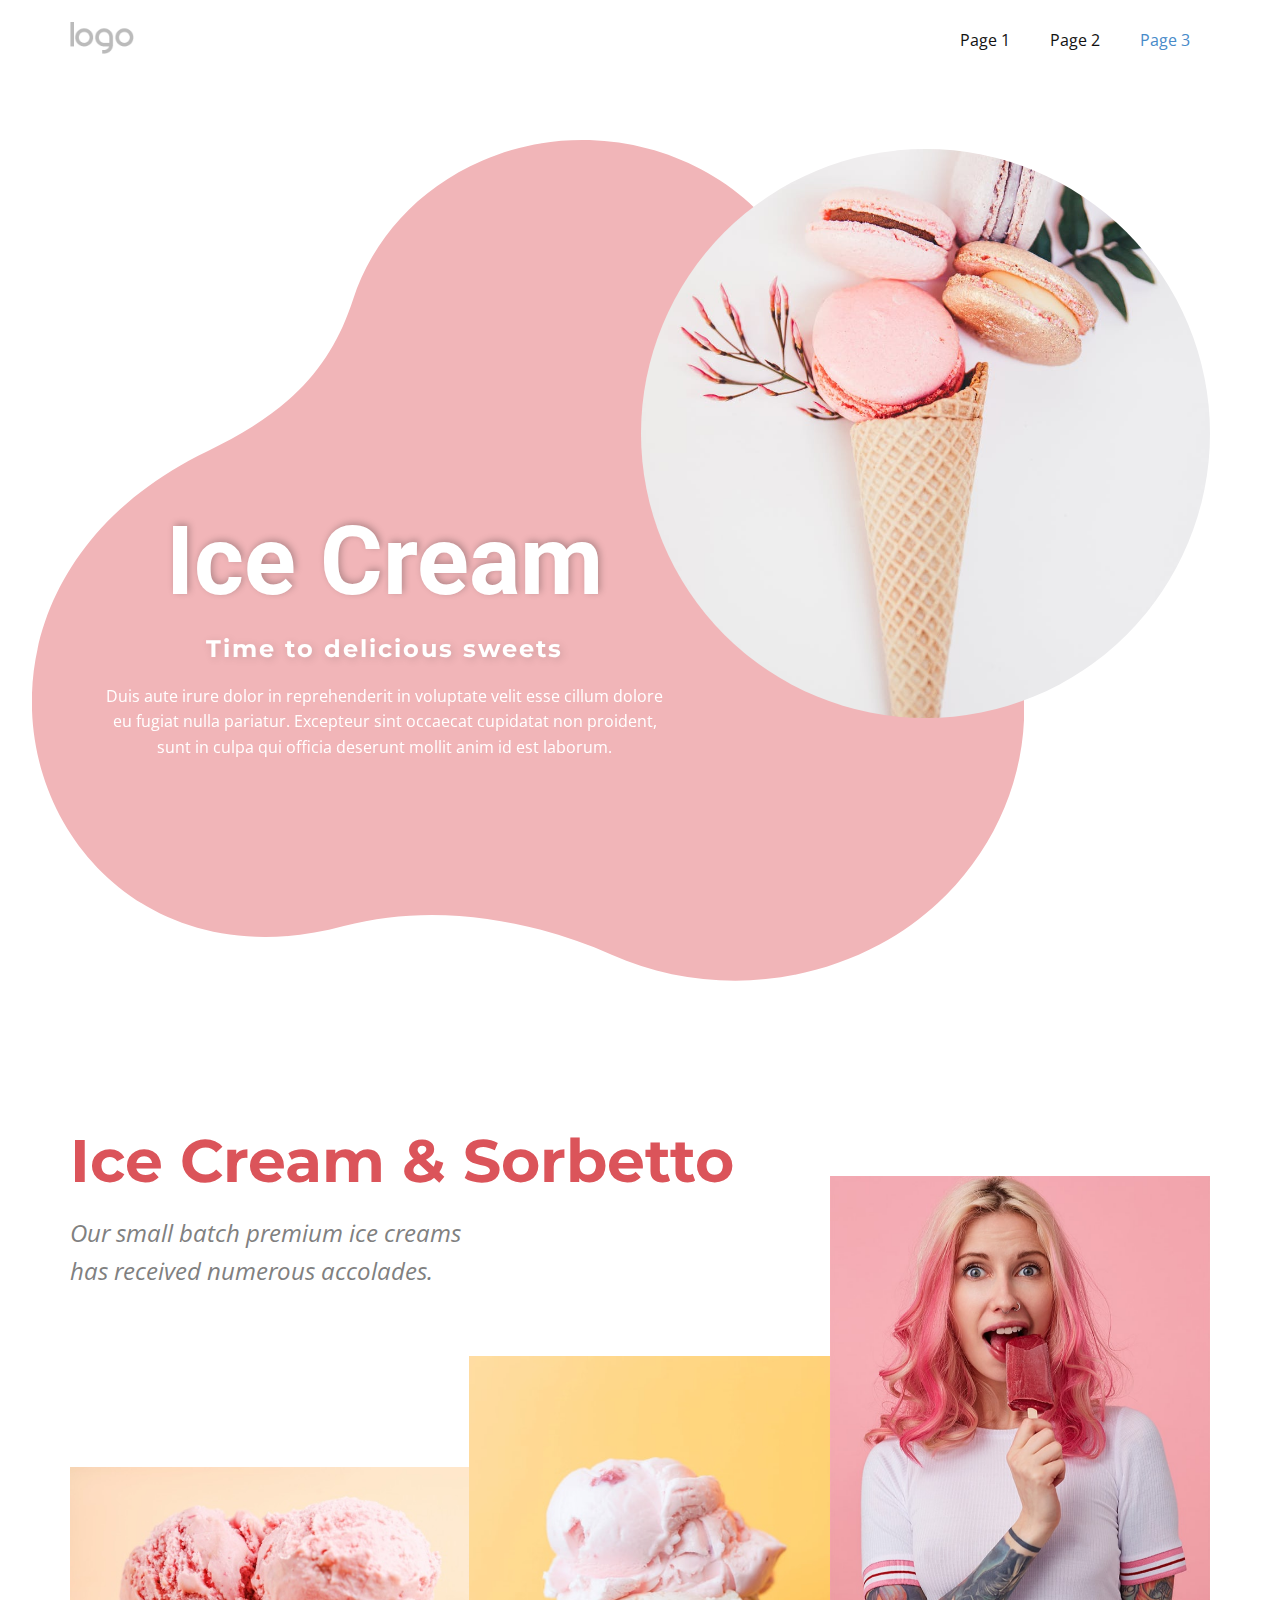
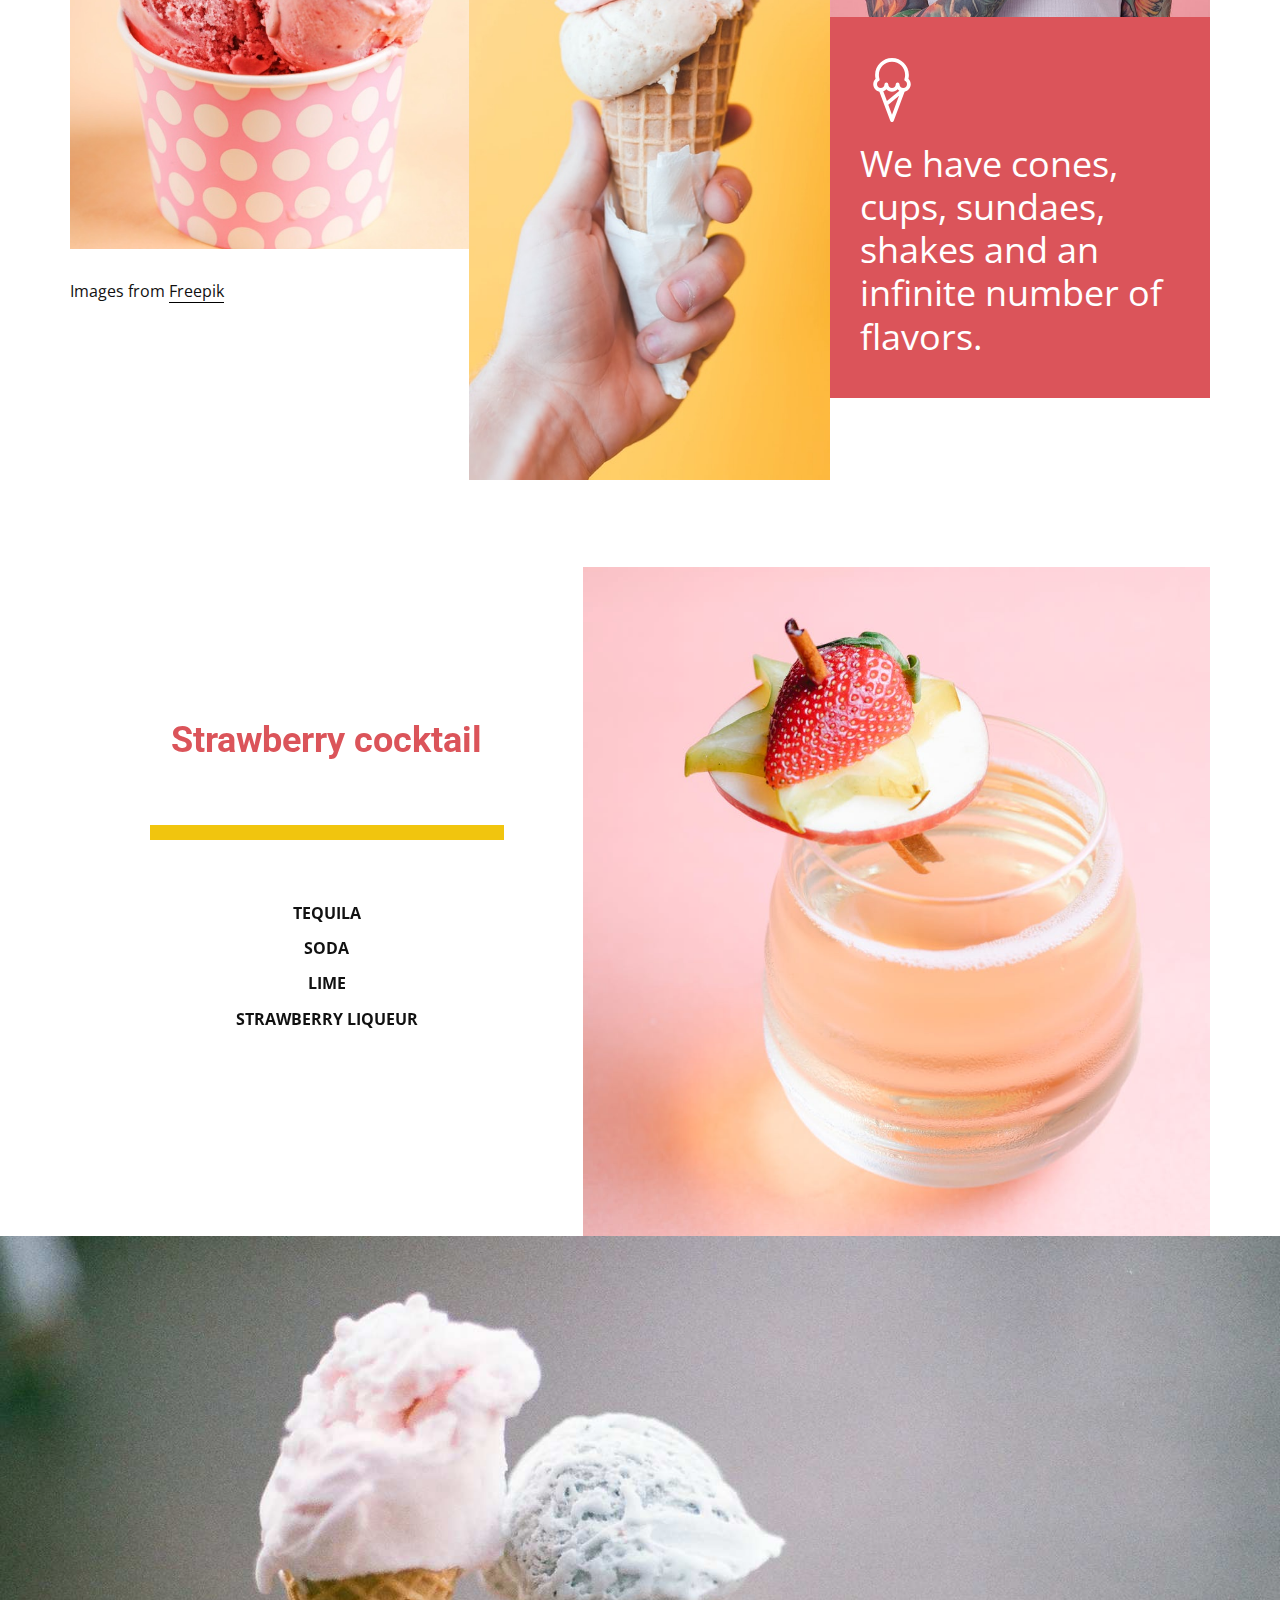
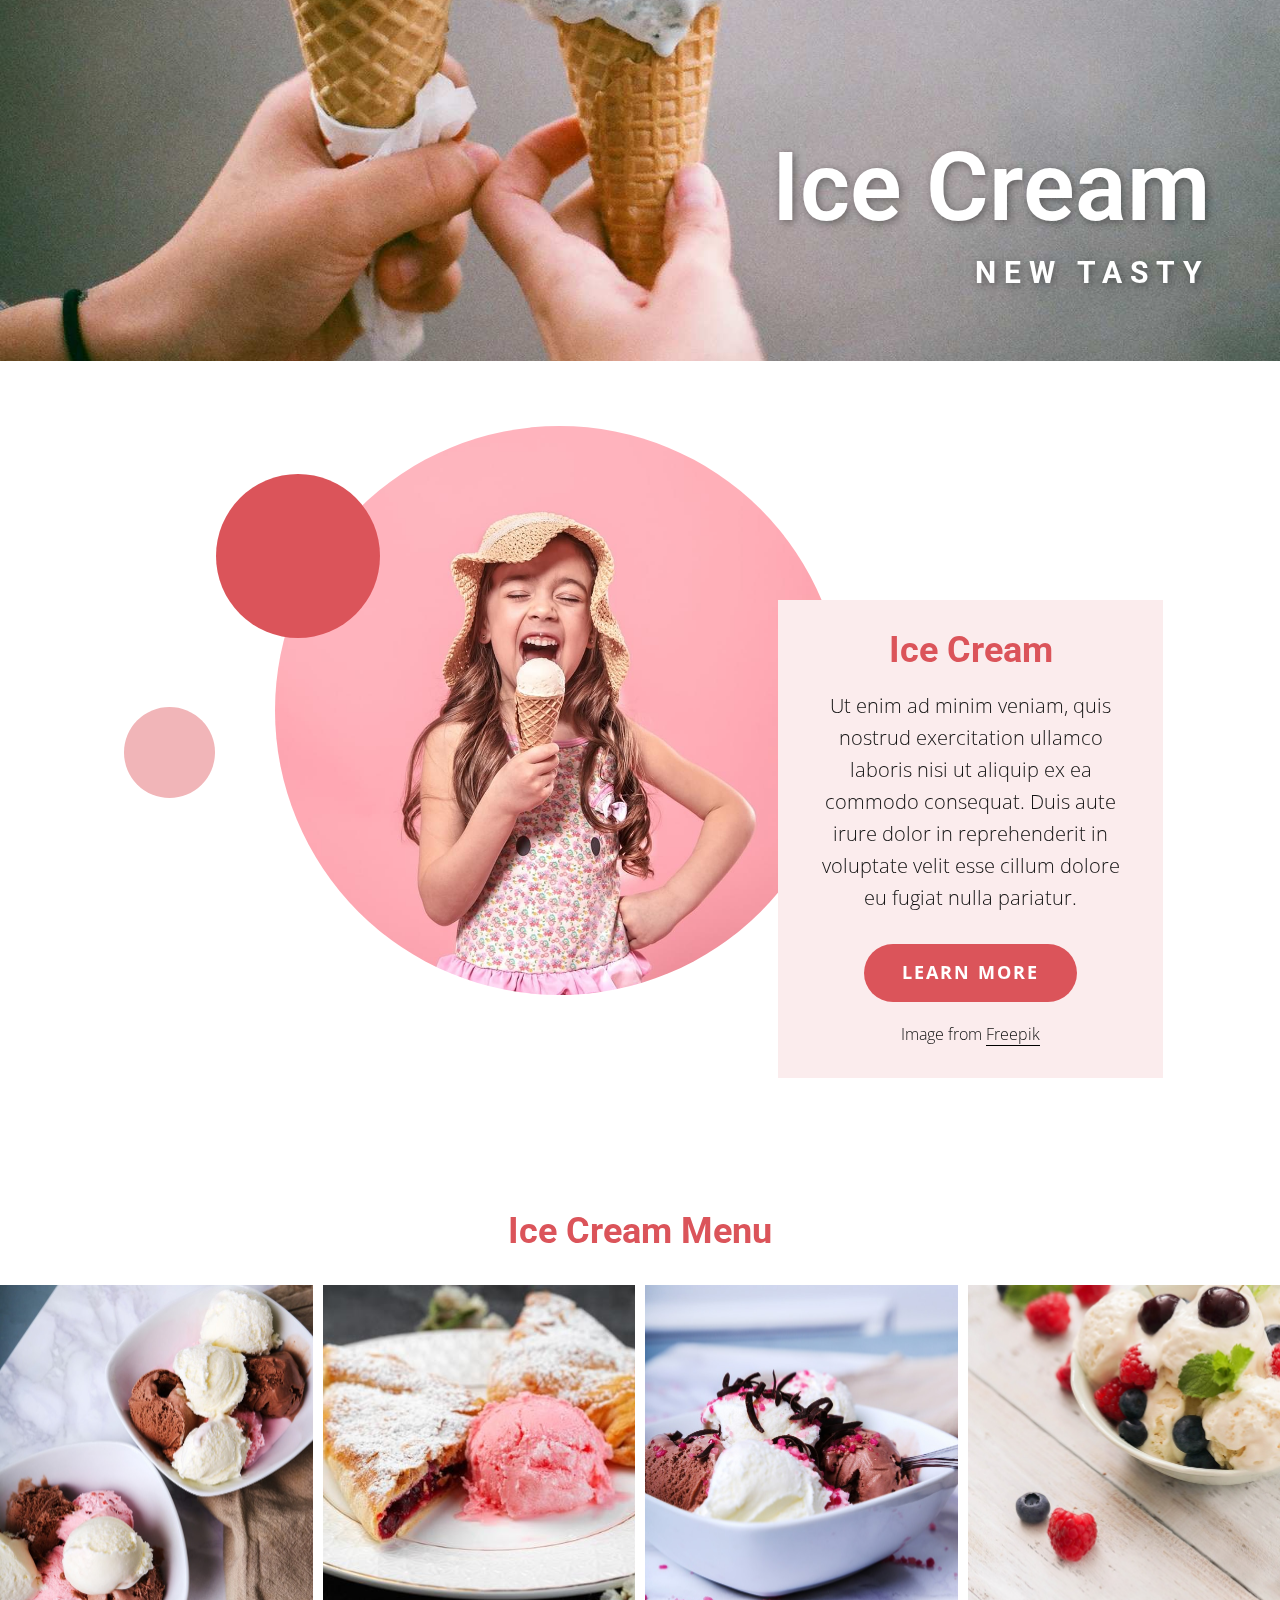
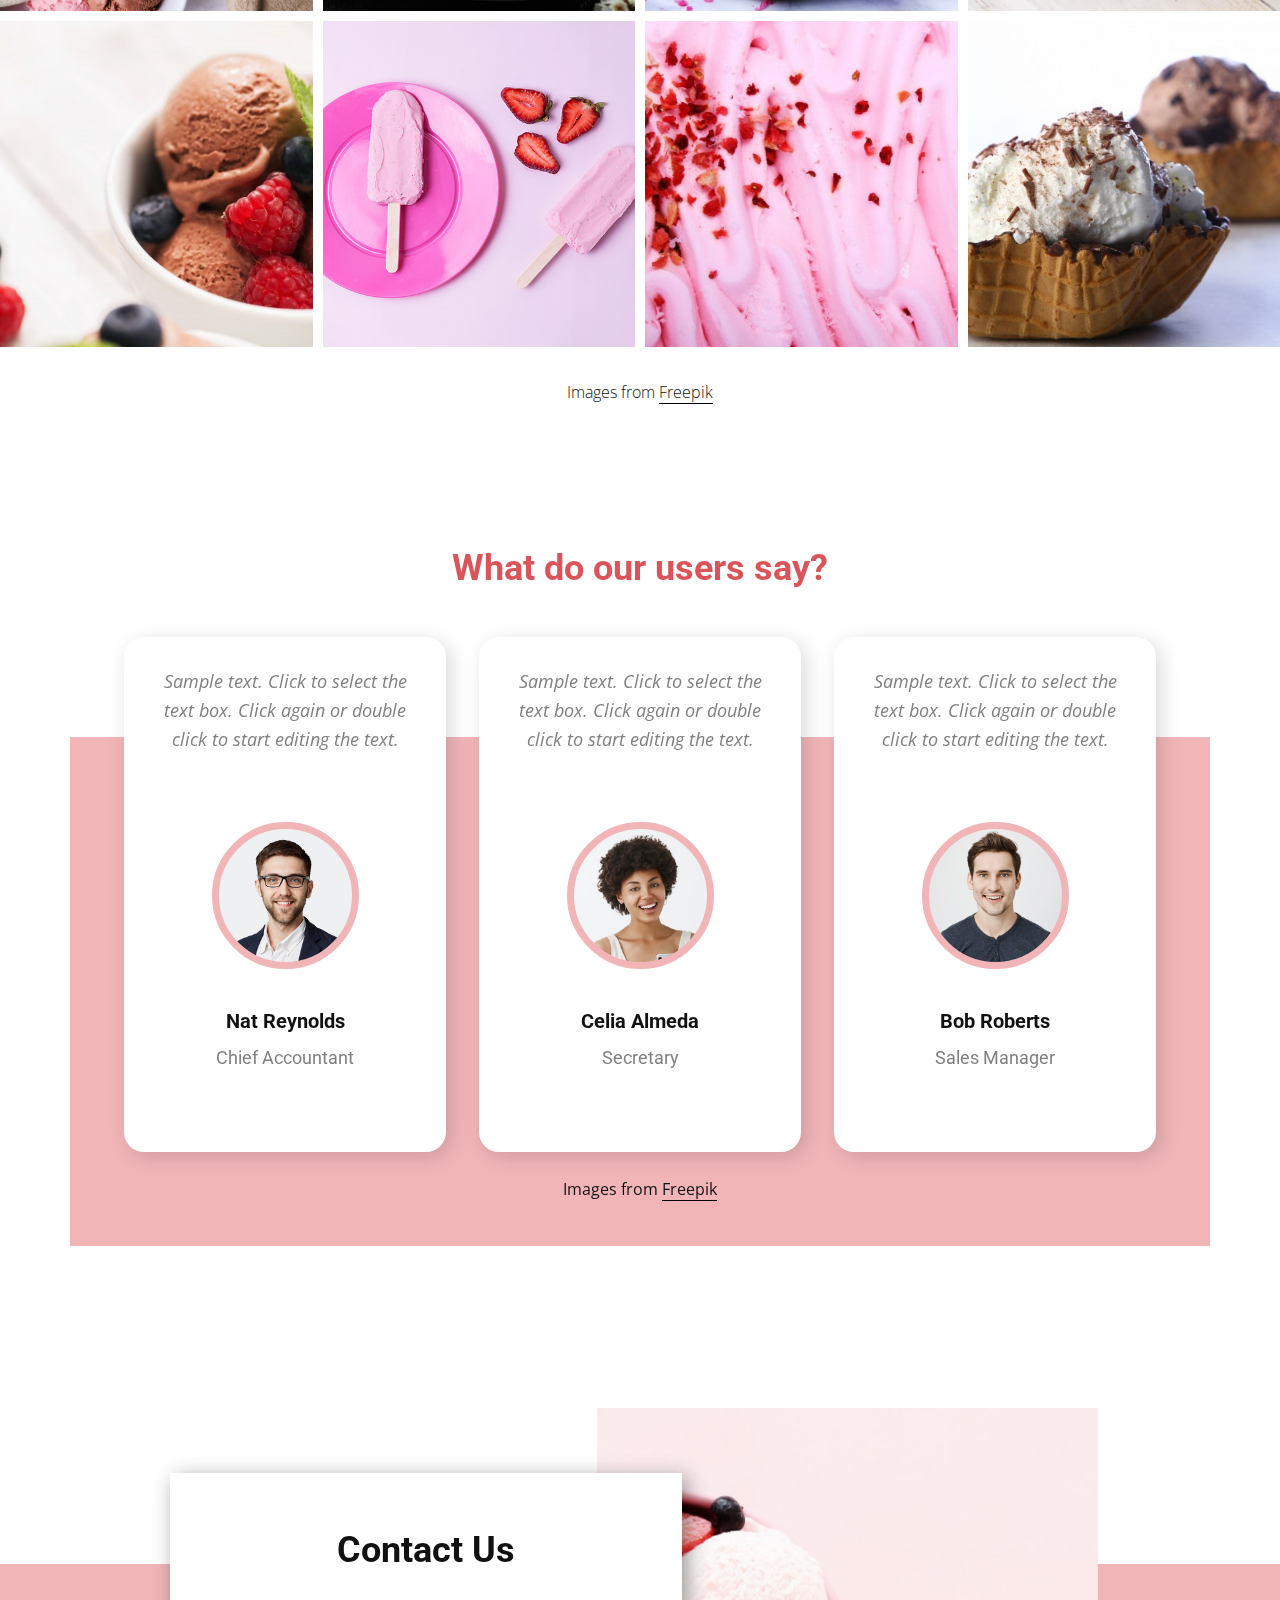
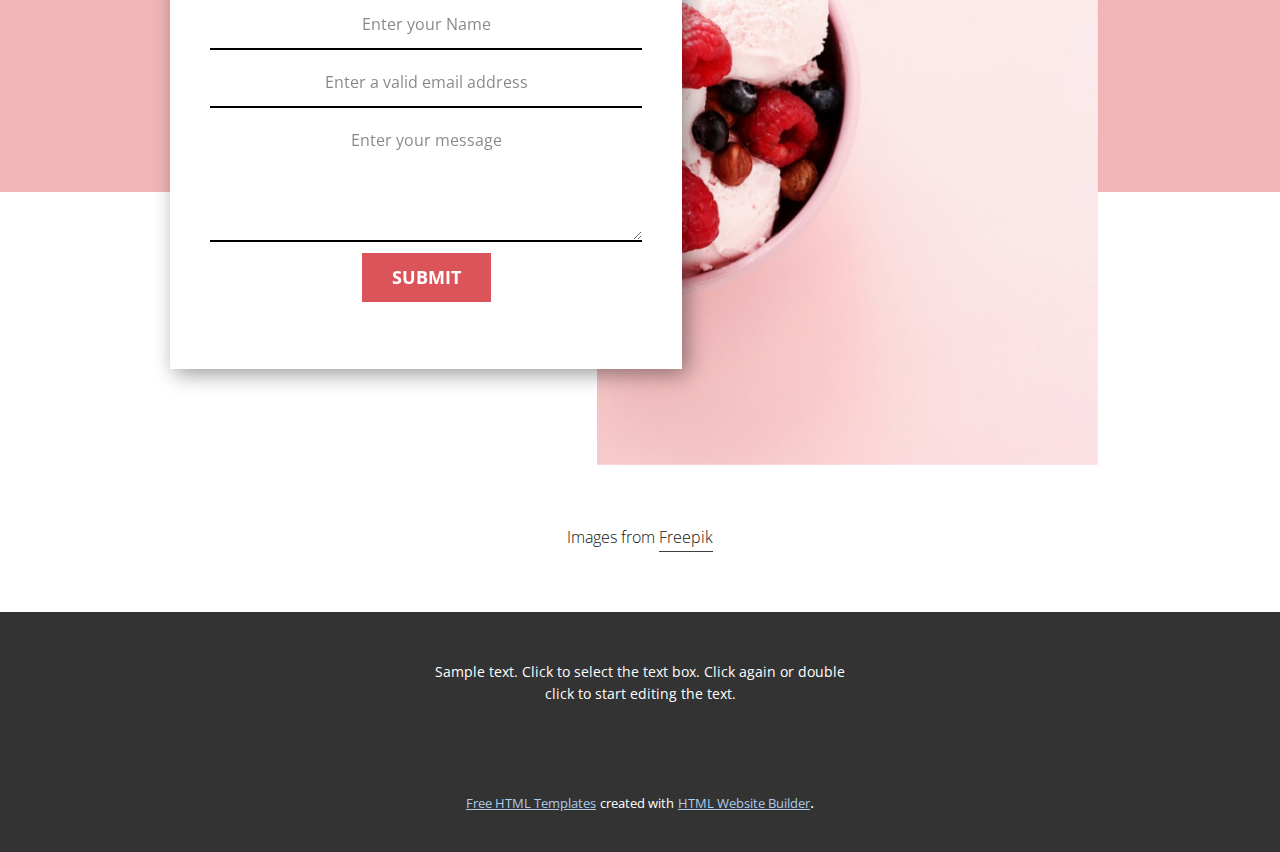
<file: Page-3.html>
<!DOCTYPE html>
<html style="font-size: 16px;">
  <head>
    <meta name="viewport" content="width=device-width, initial-scale=1.0">
    <meta charset="utf-8">
    <meta name="keywords" content="Ice Cream, Ice Cream &amp; Sorbetto, ​Strawberry cocktail, Ice Cream, Ice Cream, Ice Cream Menu, ​What do our users say?">
    <meta name="description" content="">
    <meta name="page_type" content="np-template-header-footer-from-plugin">
    <title>Page 3</title>
    <link rel="stylesheet" href="nicepage.css" media="screen">
<link rel="stylesheet" href="Page-3.css" media="screen">
    <script class="u-script" type="text/javascript" src="jquery.js" defer=""></script>
    <script class="u-script" type="text/javascript" src="nicepage.js" defer=""></script>
    <meta name="generator" content="Nicepage 3.1.3, nicepage.com">
    <link id="u-theme-google-font" rel="stylesheet" href="https://fonts.googleapis.com/css?family=Roboto:100,100i,300,300i,400,400i,500,500i,700,700i,900,900i|Open+Sans:300,300i,400,400i,600,600i,700,700i,800,800i">
    <link id="u-page-google-font" rel="stylesheet" href="https://fonts.googleapis.com/css?family=Montserrat:100,100i,200,200i,300,300i,400,400i,500,500i,600,600i,700,700i,800,800i,900,900i|Montserrat:100,100i,200,200i,300,300i,400,400i,500,500i,600,600i,700,700i,800,800i,900,900i|Open+Sans:300,300i,400,400i,600,600i,700,700i,800,800i">
    
    
    
    
    
    
    
    
    
    <script type="application/ld+json">{
		"@context": "http://schema.org",
		"@type": "Organization",
		"name": "",
		"url": "index.html",
		"logo": "images/default-logo.png"
}</script>
    <meta property="og:title" content="Page 3">
    <meta property="og:type" content="website">
    <meta name="theme-color" content="#478ac9">
    <link rel="canonical" href="index.html">
    <meta property="og:url" content="index.html">
  </head>
  <body class="u-body"><header class="u-clearfix u-header u-header" id="sec-c142"><div class="u-clearfix u-sheet u-valign-middle u-sheet-1">
        <a href="https://nicepage.com" class="u-image u-logo u-image-1">
          <img src="images/default-logo.png" class="u-logo-image u-logo-image-1">
        </a>
        <nav class="u-menu u-menu-dropdown u-offcanvas u-menu-1">
          <div class="menu-collapse" style="font-size: 1rem; letter-spacing: 0px;">
            <a class="u-button-style u-custom-left-right-menu-spacing u-custom-padding-bottom u-custom-top-bottom-menu-spacing u-nav-link u-text-active-palette-1-base u-text-hover-palette-2-base" href="#">
              <svg><use xmlns:xlink="http://www.w3.org/1999/xlink" xlink:href="#menu-hamburger"></use></svg>
              <svg version="1.1" xmlns="http://www.w3.org/2000/svg" xmlns:xlink="http://www.w3.org/1999/xlink"><defs><symbol id="menu-hamburger" viewBox="0 0 16 16" style="width: 16px; height: 16px;"><rect y="1" width="16" height="2"></rect><rect y="7" width="16" height="2"></rect><rect y="13" width="16" height="2"></rect>
</symbol>
</defs></svg>
            </a>
          </div>
          <div class="u-nav-container">
            <ul class="u-nav u-unstyled u-nav-1"><li class="u-nav-item"><a class="u-button-style u-nav-link u-text-active-palette-1-base u-text-hover-palette-2-base" href="Page-1.html" style="padding: 10px 20px;">Page 1</a>
</li><li class="u-nav-item"><a class="u-button-style u-nav-link u-text-active-palette-1-base u-text-hover-palette-2-base" href="Page-2.html" style="padding: 10px 20px;">Page 2</a>
</li><li class="u-nav-item"><a class="u-button-style u-nav-link u-text-active-palette-1-base u-text-hover-palette-2-base" href="Page-3.html" style="padding: 10px 20px;">Page 3</a>
</li></ul>
          </div>
          <div class="u-nav-container-collapse">
            <div class="u-black u-container-style u-inner-container-layout u-opacity u-opacity-95 u-sidenav">
              <div class="u-sidenav-overflow">
                <div class="u-menu-close"></div>
                <ul class="u-align-center u-nav u-popupmenu-items u-unstyled u-nav-2"><li class="u-nav-item"><a class="u-button-style u-nav-link" href="Page-1.html">Page 1</a>
</li><li class="u-nav-item"><a class="u-button-style u-nav-link" href="Page-2.html">Page 2</a>
</li><li class="u-nav-item"><a class="u-button-style u-nav-link" href="Page-3.html">Page 3</a>
</li></ul>
              </div>
            </div>
            <div class="u-black u-menu-overlay u-opacity u-opacity-70"></div>
          </div>
        </nav>
      </div></header>
    <section class="u-clearfix u-section-1" id="carousel_7aec">
      <div class="u-clearfix u-sheet u-valign-middle-xs u-sheet-1">
        <div class="u-expanded-width-md u-expanded-width-sm u-shape u-shape-svg u-text-palette-2-light-2 u-shape-1" data-animation-name="fadeIn" data-animation-duration="1000" data-animation-direction="Left">
          <svg class="u-svg-link" preserveAspectRatio="none" viewBox="0 0 160 150" style=""><use xmlns:xlink="http://www.w3.org/1999/xlink" xlink:href="#svg-d816"></use></svg>
          <svg class="u-svg-content" id="svg-d816"><path d="M121.1,18C110.7,1.5,89.8-4.6,72.6,3.7c-10.5,5-17.7,14.2-20.8,24.7C48.4,39.9,42.4,48,28.3,55.5
	c-50.6,26.9-27.3,99.4,22,84.7c14.3-4.2,29.7-1.4,43.2,5.1c13.3,6.5,29.3,6.4,43.2-1.8c21-12.5,29.3-40.1,18.8-62.7
	c-2.5-5.4-5.9-10.1-9.8-14c-9.4-9.3-16.4-21-18.8-34.2C125.9,27.6,124,22.6,121.1,18z"></path></svg>
        </div>
        <div class="u-image u-image-circle u-image-1" alt="" data-image-width="1000" data-image-height="1500" data-animation-name="fadeIn" data-animation-duration="1000" data-animation-direction="Right" data-animation-delay="250"></div>
        <div class="u-align-center u-container-style u-expanded-width-sm u-expanded-width-xs u-group u-shape-rectangle u-group-1" data-animation-name="fadeIn" data-animation-duration="1000" data-animation-direction="Up" data-animation-delay="250">
          <div class="u-container-layout u-valign-middle u-container-layout-1">
            <h2 class="u-text u-text-body-alt-color u-text-default u-text-1">Ice Cream</h2>
            <h4 class="u-custom-font u-font-montserrat u-text u-text-body-alt-color u-text-default u-text-2"> Time to delicious sweets</h4>
            <p class="u-text u-text-body-alt-color u-text-3"> Duis aute irure dolor in reprehenderit in voluptate velit esse cillum dolore eu fugiat nulla pariatur. Excepteur sint occaecat cupidatat non proident, sunt in culpa qui officia deserunt mollit anim id est laborum.</p>
          </div>
        </div>
      </div>
    </section>
    <section class="u-clearfix u-white u-section-2" id="carousel_c53f">
      <div class="u-clearfix u-sheet u-valign-middle u-sheet-1">
        <h2 class="u-text u-text-default u-text-palette-2-base u-text-1" data-animation-name="fadeIn" data-animation-duration="1000" data-animation-direction="Left">Ice Cream &amp; Sorbetto</h2>
        <p class="u-text u-text-grey-50 u-text-2">Our small batch premium ice creams has received numerous accolades. </p>
        <div class="u-clearfix u-expanded-width u-layout-wrap u-layout-wrap-1">
          <div class="u-layout">
            <div class="u-layout-row">
              <div class="u-size-21">
                <div class="u-layout-col">
                  <div class="u-container-style u-hidden-sm u-hidden-xs u-layout-cell u-left-cell u-size-20 u-size-30-md u-layout-cell-1">
                    <div class="u-container-layout u-container-layout-1"></div>
                  </div>
                  <div class="u-container-style u-image u-layout-cell u-left-cell u-size-20 u-size-30-md u-image-1" data-image-width="626" data-image-height="688" data-animation-name="fadeIn" data-animation-duration="1000" data-animation-direction="Left" data-animation-delay="250">
                    <div class="u-container-layout u-container-layout-2"></div>
                  </div>
                  <div class="u-container-style u-layout-cell u-left-cell u-size-20 u-size-60-md u-layout-cell-3">
                    <div class="u-container-layout u-container-layout-3">
                      <p class="u-text u-text-default u-text-3">Images from <a href="https://www.freepik.com/photos/food" class="u-active-none u-border-1 u-border-black u-btn u-button-link u-button-style u-hover-none u-none u-text-body-color u-btn-1">Freepik</a>
                      </p>
                    </div>
                  </div>
                </div>
              </div>
              <div class="u-size-19">
                <div class="u-layout-col">
                  <div class="u-container-style u-image u-layout-cell u-size-60 u-image-2" data-image-width="687" data-image-height="1031" data-animation-name="bounceIn" data-animation-duration="1000" data-animation-direction="Up" data-animation-delay="250">
                    <div class="u-container-layout u-container-layout-4"></div>
                  </div>
                </div>
              </div>
              <div class="u-size-20">
                <div class="u-layout-col">
                  <div class="u-container-style u-layout-cell u-right-cell u-size-20 u-size-30-md u-layout-cell-5">
                    <div class="u-container-layout u-valign-bottom-lg u-valign-bottom-md u-valign-bottom-xl u-valign-top-sm u-valign-top-xs u-container-layout-5">
                      <img class="u-expanded-width u-image u-image-3" src="images/-min.jpg" data-animation-name="bounceIn" data-animation-duration="1000" data-animation-direction="">
                    </div>
                  </div>
                  <div class="u-container-style u-layout-cell u-palette-2-base u-right-cell u-size-20 u-size-30-md u-layout-cell-6">
                    <div class="u-container-layout u-valign-middle u-container-layout-6"><span class="u-icon u-icon-circle u-icon-1"><svg class="u-svg-link" preserveAspectRatio="xMidYMin slice" viewBox="0 0 512 512" style=""><use xmlns:xlink="http://www.w3.org/1999/xlink" xlink:href="#svg-147f"></use></svg><svg xmlns="http://www.w3.org/2000/svg" xmlns:xlink="http://www.w3.org/1999/xlink" version="1.1" xml:space="preserve" class="u-svg-content" viewBox="0 0 512 512" id="svg-147f"><g><path d="m406 210c0-16.719-6.892-32.333-18.856-43.557 2.561-10.49 3.856-21.026 3.856-31.443 0-74.439-60.561-135-135-135s-135 60.561-135 135c0 10.65 1.236 21.185 3.683 31.439-11.856 11.18-18.683 26.792-18.683 43.561 0 29.398 21.259 53.908 49.206 59.009l86.735 233.22c2.184 5.874 7.791 9.771 14.059 9.771s11.875-3.897 14.059-9.771l86.735-233.22c27.948-5.101 49.206-29.611 49.206-59.009zm-219.731 56.469c9.619-3.463 18.097-9.321 24.731-16.846 11.003 12.481 27.092 20.377 45 20.377s33.997-7.896 45-20.377c4.03 4.571 8.733 8.535 13.968 11.711l-99.708 83.09zm69.731 187.499-29.652-79.732 85.938-71.615zm90-213.968c-16.542 0-30-13.458-30-30 0-8.284-6.716-15-15-15s-15 6.716-15 15c0 16.542-13.458 30-30 30s-30-13.458-30-30c0-8.284-6.716-15-15-15s-15 6.716-15 15c0 16.542-13.458 30-30 30s-30-13.458-30-30c0-10.347 5.176-19.8 13.846-25.286 5.789-3.663 8.36-10.783 6.248-17.301-3.38-10.427-5.094-21.333-5.094-32.413 0-57.897 47.103-105 105-105s105 47.103 105 105c0 10.661-1.782 21.567-5.299 32.413-2.112 6.517.459 13.637 6.248 17.3 8.798 5.568 14.051 15.021 14.051 25.287 0 16.542-13.458 30-30 30z"></path>
</g></svg></span>
                      <h3 class="u-custom-font u-text u-text-font u-text-4">We have cones, cups, sundaes, shakes and an infinite number of flavors.</h3>
                    </div>
                  </div>
                  <div class="u-container-style u-hidden-sm u-hidden-xs u-layout-cell u-right-cell u-size-20 u-size-60-md u-layout-cell-7">
                    <div class="u-container-layout u-container-layout-7"></div>
                  </div>
                </div>
              </div>
            </div>
          </div>
        </div>
      </div>
    </section>
    <section class="u-clearfix u-section-3" src="" id="carousel_9550">
      <div class="u-clearfix u-sheet u-sheet-1">
        <div class="u-clearfix u-expanded-width u-layout-wrap u-layout-wrap-1">
          <div class="u-layout">
            <div class="u-layout-row">
              <div class="u-align-center u-container-style u-layout-cell u-left-cell u-size-27 u-layout-cell-1">
                <div class="u-container-layout u-valign-middle-lg u-valign-middle-md u-valign-middle-sm u-valign-middle-xs u-container-layout-1">
                  <h2 class="u-text u-text-palette-2-base u-text-1" data-animation-name="fadeIn" data-animation-duration="1000" data-animation-direction="Down" data-animation-delay="250"> Strawberry cocktail</h2>
                  <div class="u-container-style u-expanded-width u-group u-group-1" data-animation-name="fadeIn" data-animation-duration="1000" data-animation-direction="Up" data-animation-delay="250">
                    <div class="u-container-layout">
                      <div class="u-palette-3-base u-shape u-shape-rectangle u-shape-1"></div>
                      <p class="u-text u-text-2"> tequila<br>soda<br>lime<br>strawberry liqueur<br>
                      </p>
                    </div>
                  </div>
                </div>
              </div>
              <div class="u-align-center u-container-style u-image u-layout-cell u-right-cell u-shape-rectangle u-size-33 u-image-1" data-image-width="1000" data-image-height="1500" data-animation-name="fadeIn" data-animation-duration="1000" data-animation-direction="Right">
                <div class="u-container-layout u-valign-middle u-container-layout-3"></div>
              </div>
            </div>
          </div>
        </div>
      </div>
    </section>
    <section class="u-align-right u-clearfix u-image u-section-4" id="carousel_eaa7">
      <div class="u-clearfix u-sheet u-sheet-1">
        <h2 class="u-custom-font u-heading-font u-text u-text-body-alt-color u-text-1" data-animation-name="fadeIn" data-animation-duration="1000" data-animation-direction="Right">Ice Cream</h2>
        <h3 class="u-text u-text-body-alt-color u-text-2" data-animation-name="fadeIn" data-animation-duration="1000" data-animation-direction="Left" data-animation-delay="250">new tasty</h3>
      </div>
    </section>
    <section class="u-align-center u-clearfix u-section-5" id="sec-0733">
      <div class="u-clearfix u-sheet u-valign-middle-md u-valign-middle-sm u-valign-middle-xs u-sheet-1">
        <div class="u-image u-image-circle u-image-1" data-image-width="1096" data-image-height="1080" data-animation-name="fadeIn" data-animation-duration="1000" data-animation-direction="Up"></div>
        <div class="u-palette-2-base u-shape u-shape-circle u-shape-1" data-animation-name="rollIn" data-animation-duration="1000" data-animation-direction="" data-animation-delay="500"></div>
        <div class="u-align-center u-container-style u-group u-palette-2-light-3 u-group-1" data-animation-name="fadeIn" data-animation-duration="1000" data-animation-direction="Right" data-animation-delay="250">
          <div class="u-container-layout u-valign-middle u-container-layout-1">
            <h2 class="u-text u-text-default u-text-palette-2-base u-text-1">Ice Cream</h2>
            <p class="u-text u-text-2">Ut enim ad minim veniam, quis nostrud exercitation ullamco laboris nisi ut aliquip ex ea commodo consequat. Duis aute irure dolor in reprehenderit in voluptate velit esse cillum dolore eu fugiat nulla pariatur.</p>
            <a href="https://nicepage.site" class="u-border-none u-btn u-btn-round u-button-style u-color-scheme-summer-time u-color-style-multicolor-1 u-palette-2-base u-radius-50 u-text-active-palette-2-light-2 u-text-body-alt-color u-text-hover-palette-2-light-2 u-btn-1">Learn more</a>
            <p class="u-text u-text-default u-text-3">Image from <a href="https://www.freepik.com/photos/food" class="u-active-none u-border-1 u-border-black u-btn u-button-link u-button-style u-hover-none u-none u-text-body-color u-btn-2">Freepik</a>
            </p>
          </div>
        </div>
        <div class="u-palette-2-light-2 u-shape u-shape-circle u-shape-2" data-animation-name="bounceIn" data-animation-duration="1000" data-animation-direction="" data-animation-delay="500"></div>
      </div>
    </section>
    <section class="u-align-center u-clearfix u-valign-middle u-section-6" id="carousel_f4a7">
      <h2 class="u-text u-text-default u-text-palette-2-base u-text-1" data-animation-name="fadeIn" data-animation-duration="1000" data-animation-direction="Left">Ice Cream Menu</h2>
      <div class="u-expanded-width u-gallery u-layout-grid u-lightbox u-no-transition u-show-text-on-hover u-gallery-1">
        <div class="u-gallery-inner u-gallery-inner-1">
          <div class="u-effect-fade u-effect-hover-zoom u-gallery-item">
            <div class="u-back-slide" data-image-width="626" data-image-height="939">
              <img class="u-back-image u-expanded u-back-image-1" src="images/delicious-ice-cream_144627-19508.jpg">
            </div>
            <div class="u-over-slide u-over-slide-1">
              <h3 class="u-gallery-heading"></h3>
              <p class="u-gallery-text"></p>
            </div>
          </div>
          <div class="u-effect-fade u-effect-hover-zoom u-gallery-item">
            <div class="u-back-slide" data-image-width="626" data-image-height="417">
              <img class="u-back-image u-expanded u-back-image-2" src="images/classic-shtrudel-dessert-with-ice-cream-white-plate_93675-135010.jpg">
            </div>
            <div class="u-over-slide u-over-slide-2">
              <h3 class="u-gallery-heading"></h3>
              <p class="u-gallery-text"></p>
            </div>
          </div>
          <div class="u-effect-fade u-effect-hover-zoom u-gallery-item">
            <div class="u-back-slide" data-image-width="626" data-image-height="939">
              <img class="u-back-image u-expanded" src="images/delicious-ice-cream_144627-19519.jpg">
            </div>
            <div class="u-over-slide u-over-slide-3">
              <h3 class="u-gallery-heading"></h3>
              <p class="u-gallery-text"></p>
            </div>
          </div>
          <div class="u-effect-fade u-effect-hover-zoom u-gallery-item">
            <div class="u-back-slide" data-image-width="626" data-image-height="939">
              <img class="u-back-image u-expanded" src="images/ice-cream_144627-38658.jpg">
            </div>
            <div class="u-over-slide u-over-slide-4">
              <h3 class="u-gallery-heading"></h3>
              <p class="u-gallery-text"></p>
            </div>
          </div>
          <div class="u-effect-fade u-effect-hover-zoom u-gallery-item u-gallery-item-5">
            <div class="u-back-slide" data-image-width="626" data-image-height="417">
              <img class="u-back-image u-expanded" src="images/ice-cream_144627-38642.jpg">
            </div>
            <div class="u-over-slide u-over-slide-5">
              <h3 class="u-gallery-heading"></h3>
              <p class="u-gallery-text"></p>
            </div>
          </div>
          <div class="u-effect-fade u-effect-hover-zoom u-gallery-item u-gallery-item-6">
            <div class="u-back-slide" data-image-width="800" data-image-height="533">
              <img class="u-back-image u-expanded u-back-image-6" src="images/sdfdfdf.jpg">
            </div>
            <div class="u-over-slide u-over-slide-6">
              <h3 class="u-gallery-heading"></h3>
              <p class="u-gallery-text"></p>
            </div>
          </div>
          <div class="u-effect-fade u-effect-hover-zoom u-gallery-item">
            <div class="u-back-slide" data-image-width="626" data-image-height="395">
              <img class="u-back-image u-expanded" src="images/delicious-ice-cream_144627-19503.jpg">
            </div>
            <div class="u-over-slide u-over-slide-7">
              <h3 class="u-gallery-heading"></h3>
              <p class="u-gallery-text"></p>
            </div>
          </div>
          <div class="u-effect-fade u-effect-hover-zoom u-gallery-item">
            <div class="u-back-slide" data-image-width="626" data-image-height="417">
              <img class="u-back-image u-expanded" src="images/ice-cream-with-desert_144627-7390.jpg">
            </div>
            <div class="u-over-slide u-over-slide-8">
              <h3 class="u-gallery-heading"></h3>
              <p class="u-gallery-text"></p>
            </div>
          </div>
        </div>
      </div>
      <p class="u-text u-text-default u-text-2">Images from <a href="https://www.freepik.com/photos/food" class="u-active-none u-border-1 u-border-black u-btn u-button-link u-button-style u-hover-none u-none u-text-body-color u-btn-1">Freepik</a>
      </p>
    </section>
    <section class="u-align-center u-clearfix u-section-7" id="carousel_ad43">
      <div class="u-clearfix u-sheet u-valign-middle u-sheet-1">
        <h2 class="u-text u-text-default u-text-palette-2-base u-text-1" data-animation-name="fadeIn" data-animation-duration="1000" data-animation-direction="Left"> What do our users say?<br>
        </h2>
        <div class="u-expanded-width u-palette-2-light-2 u-shape u-shape-rectangle u-shape-1" data-animation-name="fadeIn" data-animation-duration="1000" data-animation-direction="Up" data-animation-delay="250"></div>
        <div class="u-list u-list-1">
          <div class="u-repeater u-repeater-1">
            <div class="u-align-center u-container-style u-list-item u-radius-20 u-repeater-item u-shape-round u-white u-list-item-1" data-animation-name="fadeIn" data-animation-duration="1000" data-animation-direction="Up">
              <div class="u-container-layout u-similar-container u-valign-top u-container-layout-1">
                <p class="u-text u-text-grey-50 u-text-2">Sample text. Click to select the text box. Click again or double click to start editing the text.</p>
                <div alt="" class="u-border-7 u-border-palette-2-light-2 u-image u-image-circle u-image-1" data-image-width="206" data-image-height="206" data-animation-name="bounceIn" data-animation-duration="1000" data-animation-direction="" data-animation-delay="500"></div>
                <h5 class="u-text u-text-default u-text-3">Nat Reynolds</h5>
                <h6 class="u-text u-text-default u-text-grey-50 u-text-4">Chief Accountant</h6>
              </div>
            </div>
            <div class="u-align-center u-container-style u-list-item u-radius-20 u-repeater-item u-shape-round u-white u-list-item-2" data-animation-name="fadeIn" data-animation-duration="1000" data-animation-direction="Up">
              <div class="u-container-layout u-similar-container u-valign-top u-container-layout-2">
                <p class="u-text u-text-grey-50 u-text-5">Sample text. Click to select the text box. Click again or double click to start editing the text.</p>
                <div alt="" class="u-border-7 u-border-palette-2-light-2 u-image u-image-circle u-image-2" data-image-width="206" data-image-height="206" data-animation-name="bounceIn" data-animation-duration="1000" data-animation-direction="" data-animation-delay="500"></div>
                <h5 class="u-text u-text-default u-text-6">Celia Almeda</h5>
                <h6 class="u-text u-text-default u-text-grey-50 u-text-7">Secretary</h6>
              </div>
            </div>
            <div class="u-align-center u-container-style u-list-item u-radius-20 u-repeater-item u-shape-round u-white u-list-item-3" data-animation-name="fadeIn" data-animation-duration="1000" data-animation-direction="Up">
              <div class="u-container-layout u-similar-container u-valign-top u-container-layout-3">
                <p class="u-text u-text-grey-50 u-text-8">Sample text. Click to select the text box. Click again or double click to start editing the text.</p>
                <div alt="" class="u-border-7 u-border-palette-2-light-2 u-image u-image-circle u-image-3" data-image-width="626" data-image-height="417" data-animation-name="bounceIn" data-animation-duration="1000" data-animation-direction="" data-animation-delay="500"></div>
                <h5 class="u-text u-text-default u-text-9">Bob Roberts</h5>
                <h6 class="u-text u-text-default u-text-grey-50 u-text-10">Sales Manager</h6>
              </div>
            </div>
          </div>
        </div>
        <p class="u-text u-text-default u-text-11">Images from <a href="https://freepik.com/photos/people" class="u-active-none u-border-1 u-border-black u-btn u-button-link u-button-style u-hover-none u-none u-text-body-color u-btn-1">Freepik</a>
        </p>
      </div>
    </section>
    <section class="u-align-center u-clearfix u-valign-top-md u-white u-section-8" id="carousel_840f">
      <div class="u-expanded-width u-palette-2-light-2 u-shape u-shape-rectangle u-shape-1" data-animation-name="fadeIn" data-animation-duration="1000" data-animation-direction="Up"></div>
      <div class="u-container-style u-group u-group-1">
        <div class="u-container-layout u-valign-bottom-xs u-valign-middle-lg u-valign-middle-xl u-valign-top-sm u-container-layout-1">
          <img src="images/ice-cream-with-fresh-berries_144627-32252.jpg" class="u-align-left u-expanded-width-sm u-expanded-width-xs u-image u-image-1" data-image-width="626" data-image-height="939" data-animation-name="fadeIn" data-animation-duration="1000" data-animation-direction="Right" data-animation-delay="250">
          <div class="u-align-center u-container-style u-group u-white u-group-2" data-animation-name="fadeIn" data-animation-duration="1000" data-animation-direction="Left" data-animation-delay="500">
            <div class="u-container-layout u-valign-middle u-container-layout-2">
              <h3 class="u-text u-text-default u-text-1">Contact Us</h3>
              <div class="u-expanded-width-md u-expanded-width-sm u-expanded-width-xs u-form u-form-1">
                <form action="#" method="POST" class="u-clearfix u-form-spacing-10 u-form-vertical u-inner-form" style="padding: 10px" source="custom" name="form">
                  <div class="u-form-group u-form-name u-form-group-1">
                    <label for="name-5a14" class="u-form-control-hidden u-label" wfd-invisible="true">Name</label>
                    <input type="text" placeholder="Enter your Name" id="name-5a14" name="name" class="u-border-2 u-border-black u-border-no-left u-border-no-right u-border-no-top u-input u-input-rectangle u-white" required="">
                  </div>
                  <div class="u-form-email u-form-group u-form-group-2">
                    <label for="email-5a14" class="u-form-control-hidden u-label" wfd-invisible="true">Email</label>
                    <input type="email" placeholder="Enter a valid email address" id="email-5a14" name="email" class="u-border-2 u-border-black u-border-no-left u-border-no-right u-border-no-top u-input u-input-rectangle u-white" required="">
                  </div>
                  <div class="u-form-group u-form-message u-form-group-3">
                    <label for="message-5a14" class="u-form-control-hidden u-label" wfd-invisible="true">Message</label>
                    <textarea placeholder="Enter your message" rows="4" cols="50" id="message-5a14" name="message" class="u-border-2 u-border-black u-border-no-left u-border-no-right u-border-no-top u-input u-input-rectangle u-white" required=""></textarea>
                  </div>
                  <div class="u-align-center u-form-group u-form-submit u-form-group-4">
                    <a href="#" class="u-active-black u-border-none u-btn u-btn-submit u-button-style u-hover-black u-palette-2-base u-btn-1">Submit</a>
                    <input type="submit" value="submit" class="u-form-control-hidden" wfd-invisible="true">
                  </div>
                  <div class="u-form-send-message u-form-send-success" wfd-invisible="true"> Thank you! Your message has been sent. </div>
                  <div class="u-form-send-error u-form-send-message" wfd-invisible="true"> Unable to send your message. Please fix errors then try again. </div>
                  <input type="hidden" value="" name="recaptchaResponse" wfd-invisible="true">
                </form>
              </div>
            </div>
          </div>
        </div>
      </div>
      <p class="u-text u-text-2">Images from <a href="https://www.freepik.com/photos/food" class="u-border-1 u-border-grey-75 u-btn u-button-style u-none u-text-body-color u-btn-2">Freepik</a>
      </p>
    </section>
    
    
    <footer class="u-align-center u-clearfix u-footer u-grey-80 u-footer" id="sec-3482"><div class="u-clearfix u-sheet u-sheet-1">
        <p class="u-small-text u-text u-text-variant u-text-1">Sample text. Click to select the text box. Click again or double click to start editing the text.</p>
      </div></footer>
    <section class="u-backlink u-clearfix u-grey-80">
      <a class="u-link" href="https://nicepage.com/html-templates" target="_blank">
        <span>Free HTML Templates</span>
      </a>
      <p class="u-text">
        <span>created with</span>
      </p>
      <a class="u-link" href="https://nicepage.com/html-website-builder" target="_blank">
        <span>HTML Website Builder</span>
      </a>. 
    </section>
  </body>
</html>
</file>
<file: Page-2.css>
.u-section-1 {
  background-image: linear-gradient(0deg, rgba(0,0,0,0.2), rgba(0,0,0,0.2)), url("images/jtjtjtjuy-min.jpg");
  background-position: 50% 50%;
}

.u-section-1 .u-sheet-1 {
  min-height: 870px;
}

.u-section-1 .u-text-1 {
  font-size: 6rem;
  font-weight: 700;
  margin: 524px 570px 0 0;
}

.u-section-1 .u-text-2 {
  margin: 19px 577px 0 0;
}

.u-section-1 .u-btn-1 {
  background-image: none;
  border-style: none none solid;
  padding: 0;
}

.u-section-1 .u-list-1 {
  grid-template-rows: repeat(1, auto);
  width: 524px;
  margin: -425px 0 60px auto;
}

.u-section-1 .u-repeater-1 {
  grid-template-columns: repeat(2, calc(50% - 15px));
  min-height: 425px;
  grid-gap: 30px;
}

.u-section-1 .u-list-item-1 {
  background-image: none;
  box-shadow: 5px 5px 20px 0 rgba(41,46,51,0.4);
}

.u-section-1 .u-container-layout-1 {
  padding: 30px;
}

.u-section-1 .u-icon-1 {
  height: 86px;
  width: 86px;
  background-image: none;
  margin: 0 auto;
  padding: 21px;
}

.u-section-1 .u-text-3 {
  letter-spacing: 2px;
  font-size: 1.25rem;
  text-transform: uppercase;
  font-weight: 400;
  margin: 12px 0 0;
}

.u-section-1 .u-list-item-2 {
  background-image: none;
  box-shadow: 5px 5px 20px 0 rgba(41,46,51,0.4);
}

.u-section-1 .u-container-layout-2 {
  padding: 30px;
}

.u-section-1 .u-icon-2 {
  height: 86px;
  width: 86px;
  background-image: none;
  margin: 0 auto;
  padding: 21px;
}

.u-section-1 .u-text-4 {
  letter-spacing: 2px;
  font-size: 1.25rem;
  text-transform: uppercase;
  font-weight: 400;
  margin: 12px 0 0;
}

.u-section-1 .u-list-item-3 {
  background-image: none;
  box-shadow: 5px 5px 20px 0 rgba(41,46,51,0.4);
}

.u-section-1 .u-container-layout-3 {
  padding: 30px;
}

.u-section-1 .u-icon-3 {
  height: 86px;
  width: 86px;
  background-image: none;
  margin: 0 auto;
  padding: 21px;
}

.u-section-1 .u-text-5 {
  letter-spacing: 2px;
  font-size: 1.25rem;
  text-transform: uppercase;
  font-weight: 400;
  margin: 12px 0 0;
}

.u-section-1 .u-list-item-4 {
  background-image: none;
  box-shadow: 5px 5px 20px 0 rgba(41,46,51,0.4);
}

.u-section-1 .u-container-layout-4 {
  padding: 30px;
}

.u-section-1 .u-icon-4 {
  height: 86px;
  width: 86px;
  background-image: none;
  margin: 0 auto;
  padding: 21px;
}

.u-section-1 .u-text-6 {
  letter-spacing: 2px;
  font-size: 1.25rem;
  text-transform: uppercase;
  font-weight: 400;
  margin: 12px 0 0;
}

@media (max-width: 1199px) {
  .u-section-1 .u-sheet-1 {
    min-height: 714px;
  }

  .u-section-1 .u-text-1 {
    font-size: 4.0625rem;
    width: auto;
    margin-top: 499px;
    margin-right: 537px;
  }

  .u-section-1 .u-text-2 {
    margin-right: 377px;
  }

  .u-section-1 .u-list-1 {
    width: 489px;
    height: auto;
  }
}

@media (max-width: 991px) {
  .u-section-1 .u-sheet-1 {
    min-height: 993px;
  }

  .u-section-1 .u-text-1 {
    font-size: 4.5rem;
    margin-top: 300px;
    margin-right: 231px;
  }

  .u-section-1 .u-text-2 {
    margin-right: 157px;
  }

  .u-section-1 .u-list-1 {
    margin: 39px auto 41px 0;
  }
}

@media (max-width: 767px) {
  .u-section-1 .u-sheet-1 {
    min-height: 487px;
  }

  .u-section-1 .u-text-1 {
    margin-right: 51px;
  }

  .u-section-1 .u-text-2 {
    margin-right: 0;
  }

  .u-section-1 .u-container-layout-1 {
    padding-left: 10px;
    padding-right: 10px;
  }

  .u-section-1 .u-container-layout-2 {
    padding-left: 10px;
    padding-right: 10px;
  }

  .u-section-1 .u-container-layout-3 {
    padding-left: 10px;
    padding-right: 10px;
  }

  .u-section-1 .u-container-layout-4 {
    padding-left: 10px;
    padding-right: 10px;
  }
}

@media (max-width: 575px) {
  .u-section-1 .u-sheet-1 {
    min-height: 1152px;
  }

  .u-section-1 .u-text-1 {
    font-size: 3rem;
    margin-top: 136px;
    margin-right: 0;
  }

  .u-section-1 .u-list-1 {
    width: 340px;
    margin-top: 20px;
    margin-right: 0;
    margin-bottom: 60px;
  }

  .u-section-1 .u-repeater-1 {
    grid-template-columns: repeat(1, 100%);
  }
}.u-section-2 {
  background-image: none;
}

.u-section-2 .u-sheet-1 {
  min-height: 730px;
}

.u-section-2 .u-text-1 {
  font-size: 3.75rem;
  margin: 60px 73px 0 119px;
}

.u-section-2 .u-text-2 {
  font-size: 1.125rem;
  font-weight: 600;
  font-style: normal;
  width: 680px;
  margin: 25px auto 0;
}

.u-section-2 .u-list-1 {
  margin: 48px 0 60px;
}

.u-section-2 .u-repeater-1 {
  grid-template-columns: repeat(2, calc(50% - 10px));
  min-height: 347px;
  grid-gap: 20px;
}

.u-section-2 .u-list-item-1 {
  background-image: none;
}

.u-section-2 .u-container-layout-1 {
  padding: 21px 30px;
}

.u-section-2 .u-icon-1 {
  height: 64px;
  width: 64px;
  background-image: none;
  margin: 0 auto 0 0;
  padding: 18px;
}

.u-section-2 .u-text-3 {
  margin: -64px 0 0 94px;
}

.u-section-2 .u-text-4 {
  font-style: normal;
  margin: 25px 0 0 94px;
}

.u-section-2 .u-list-item-2 {
  background-image: none;
}

.u-section-2 .u-container-layout-2 {
  padding: 21px 30px;
}

.u-section-2 .u-icon-2 {
  height: 64px;
  width: 64px;
  background-image: none;
  margin: 0 auto 0 0;
  padding: 18px;
}

.u-section-2 .u-text-5 {
  text-transform: none;
  letter-spacing: normal;
  font-weight: 400;
  font-size: 1.25rem;
  margin: -64px 0 0 94px;
}

.u-section-2 .u-text-6 {
  font-style: normal;
  margin: 25px 0 0 94px;
}

.u-section-2 .u-list-item-3 {
  background-image: none;
}

.u-section-2 .u-container-layout-3 {
  padding: 21px 30px;
}

.u-section-2 .u-icon-3 {
  height: 64px;
  width: 64px;
  background-image: none;
  margin: 0 auto 0 0;
  padding: 18px;
}

.u-section-2 .u-text-7 {
  text-transform: none;
  letter-spacing: normal;
  font-weight: 400;
  font-size: 1.25rem;
  margin: -64px 0 0 94px;
}

.u-section-2 .u-text-8 {
  font-style: normal;
  margin: 25px 0 0 94px;
}

.u-section-2 .u-list-item-4 {
  background-image: none;
}

.u-section-2 .u-container-layout-4 {
  padding: 21px 30px;
}

.u-section-2 .u-icon-4 {
  height: 64px;
  width: 64px;
  background-image: none;
  margin: 0 auto 0 0;
  padding: 18px;
}

.u-section-2 .u-text-9 {
  text-transform: none;
  letter-spacing: normal;
  font-weight: 400;
  font-size: 1.25rem;
  margin: -64px 0 0 94px;
}

.u-section-2 .u-text-10 {
  font-style: normal;
  margin: 25px 0 0 94px;
}

@media (max-width: 1199px) {
  .u-section-2 .u-text-1 {
    width: 903px;
    margin-left: 0;
    margin-right: 0;
  }

  .u-section-2 .u-list-1 {
    margin-right: initial;
    margin-left: initial;
  }

  .u-section-2 .u-repeater-1 {
    min-height: 286px;
  }

  .u-section-2 .u-text-3 {
    width: auto;
    margin-top: -53px;
    margin-left: 100px;
  }

  .u-section-2 .u-text-4 {
    width: auto;
    margin-top: 21px;
    margin-left: 100px;
  }

  .u-section-2 .u-text-5 {
    width: auto;
    margin-top: -53px;
    margin-left: 100px;
  }

  .u-section-2 .u-text-6 {
    width: auto;
    margin-top: 21px;
    margin-left: 100px;
  }

  .u-section-2 .u-text-7 {
    width: auto;
    margin-top: -53px;
    margin-left: 100px;
  }

  .u-section-2 .u-text-8 {
    width: auto;
    margin-top: 21px;
    margin-left: 100px;
  }

  .u-section-2 .u-text-9 {
    width: auto;
    margin-top: -53px;
    margin-left: 100px;
  }

  .u-section-2 .u-text-10 {
    width: auto;
    margin-top: 21px;
    margin-left: 100px;
  }
}

@media (max-width: 991px) {
  .u-section-2 .u-text-1 {
    width: 720px;
    font-size: 3rem;
  }

  .u-section-2 .u-icon-1 {
    height: 54px;
    width: 54px;
    padding: 15px;
  }

  .u-section-2 .u-text-3 {
    margin-top: -39px;
    margin-left: 74px;
  }

  .u-section-2 .u-text-4 {
    margin-top: 25px;
    margin-left: 74px;
  }

  .u-section-2 .u-icon-2 {
    height: 54px;
    width: 54px;
    padding: 15px;
  }

  .u-section-2 .u-text-5 {
    margin-top: -39px;
    margin-left: 74px;
  }

  .u-section-2 .u-text-6 {
    margin-top: 25px;
    margin-left: 74px;
  }

  .u-section-2 .u-icon-3 {
    height: 54px;
    width: 54px;
    padding: 15px;
  }

  .u-section-2 .u-text-7 {
    margin-top: -39px;
    margin-left: 74px;
  }

  .u-section-2 .u-text-8 {
    margin-top: 25px;
    margin-left: 74px;
  }

  .u-section-2 .u-icon-4 {
    height: 54px;
    width: 54px;
    padding: 15px;
  }

  .u-section-2 .u-text-9 {
    margin-top: -39px;
    margin-left: 74px;
  }

  .u-section-2 .u-text-10 {
    margin-top: 25px;
    margin-left: 74px;
  }
}

@media (max-width: 767px) {
  .u-section-2 .u-text-1 {
    width: 540px;
  }

  .u-section-2 .u-text-2 {
    margin-left: 0;
    margin-right: 0;
    width: 540px;
  }

  .u-section-2 .u-repeater-1 {
    grid-template-columns: 100%;
  }

  .u-section-2 .u-container-layout-1 {
    padding: 20px;
  }

  .u-section-2 .u-text-3 {
    margin-top: 20px;
    margin-left: 0;
  }

  .u-section-2 .u-text-4 {
    margin-left: 0;
  }

  .u-section-2 .u-container-layout-2 {
    padding: 20px;
  }

  .u-section-2 .u-text-5 {
    margin-top: 20px;
    margin-left: 0;
  }

  .u-section-2 .u-text-6 {
    margin-left: 0;
  }

  .u-section-2 .u-container-layout-3 {
    padding: 20px;
  }

  .u-section-2 .u-text-7 {
    margin-top: 20px;
    margin-left: 0;
  }

  .u-section-2 .u-text-8 {
    margin-left: 0;
  }

  .u-section-2 .u-container-layout-4 {
    padding: 20px;
  }

  .u-section-2 .u-text-9 {
    margin-top: 20px;
    margin-left: 0;
  }

  .u-section-2 .u-text-10 {
    margin-left: 0;
  }
}

@media (max-width: 575px) {
  .u-section-2 .u-text-1 {
    width: 340px;
    font-size: 2.25rem;
  }

  .u-section-2 .u-text-2 {
    width: 340px;
  }
}.u-section-3 .u-sheet-1 {
  min-height: 814px;
}

.u-section-3 .u-shape-1 {
  width: 855px;
  height: 575px;
  background-image: none;
  margin: 60px auto 0 0;
}

.u-section-3 .u-image-1 {
  width: 570px;
  height: 609px;
  object-position: 50% 50%;
  margin: -503px 0 0 auto;
}

.u-section-3 .u-group-1 {
  width: 518px;
  min-height: 456px;
  margin: -609px auto 213px 36px;
}

.u-section-3 .u-container-layout-1 {
  padding: 0 50px 30px;
}

.u-section-3 .u-text-1 {
  font-size: 2.25rem;
  margin: 0 auto 0 0;
}

.u-section-3 .u-text-2 {
  font-size: 1.125rem;
  margin: 28px 0 0;
}

.u-section-3 .u-btn-1 {
  border-style: none none solid;
  padding: 0;
}

.u-section-3 .u-btn-2 {
  text-transform: uppercase;
  letter-spacing: 3px;
  font-weight: 600;
  background-image: none;
  border-style: solid;
  font-size: 0.875rem;
  margin: 38px auto 0 0;
  padding: 11px 38px 12px;
}

@media (max-width: 1199px) {
  .u-section-3 .u-sheet-1 {
    min-height: 779px;
  }

  .u-section-3 .u-shape-1 {
    width: 795px;
    height: 557px;
    margin-top: 66px;
  }

  .u-section-3 .u-image-1 {
    width: 448px;
    height: 575px;
    margin-top: -485px;
  }

  .u-section-3 .u-group-1 {
    width: 434px;
    margin-top: -574px;
    margin-bottom: 60px;
  }

  .u-section-3 .u-container-layout-1 {
    padding-right: 30px;
    padding-left: 15px;
  }
}

@media (max-width: 991px) {
  .u-section-3 .u-sheet-1 {
    min-height: 1185px;
  }

  .u-section-3 .u-shape-1 {
    height: 624px;
    margin-top: 60px;
    margin-right: initial;
    margin-left: initial;
    width: auto;
  }

  .u-section-3 .u-image-1 {
    margin-top: -146px;
    margin-right: 66px;
  }

  .u-section-3 .u-group-1 {
    width: 560px;
    min-height: 407px;
    margin-top: -1004px;
    margin-bottom: 657px;
  }
}

@media (max-width: 767px) {
  .u-section-3 .u-sheet-1 {
    min-height: 1212px;
  }

  .u-section-3 .u-image-1 {
    margin-top: -118px;
    margin-right: auto;
  }

  .u-section-3 .u-group-1 {
    width: 489px;
    min-height: 429px;
    margin-top: -1032px;
    margin-bottom: 663px;
    margin-left: 0;
  }

  .u-section-3 .u-container-layout-1 {
    padding-left: 30px;
  }
}

@media (max-width: 575px) {
  .u-section-3 .u-sheet-1 {
    min-height: 993px;
  }

  .u-section-3 .u-image-1 {
    width: 244px;
    height: 309px;
    margin-top: -61px;
  }

  .u-section-3 .u-group-1 {
    width: 304px;
    min-height: 508px;
    margin-top: -817px;
    margin-left: auto;
    margin-bottom: 369px;
  }

  .u-section-3 .u-container-layout-1 {
    padding-left: 10px;
    padding-right: 10px;
  }

  .u-section-3 .u-text-1 {
    font-size: 1.875rem;
  }
}.u-section-4 .u-sheet-1 {
  min-height: 753px;
}

.u-section-4 .u-layout-wrap-1 {
  margin-top: 60px;
  margin-bottom: 60px;
}

.u-section-4 .u-layout-cell-1 {
  min-height: 633px;
}

.u-section-4 .u-container-layout-1 {
  padding: 29px 0;
}

.u-section-4 .u-shape-1 {
  width: 327px;
  height: 327px;
  margin: 0 auto;
}

.u-section-4 .u-image-1 {
  height: 490px;
  width: 313px;
  margin: -425px auto -98px;
}

.u-section-4 .u-layout-cell-2 {
  min-height: 633px;
}

.u-section-4 .u-container-layout-2 {
  padding: 30px 60px;
}

.u-section-4 .u-text-1 {
  text-transform: uppercase;
  letter-spacing: 4px;
  margin: 0;
}

.u-section-4 .u-text-2 {
  font-size: 3.75rem;
  margin: 20px 89px 0 1px;
}

.u-section-4 .u-text-3 {
  margin: 20px 0 0;
}

.u-section-4 .u-text-4 {
  font-size: 1.25rem;
  font-weight: 300;
  margin: 20px auto 0 0;
}

.u-section-4 .u-btn-1 {
  font-weight: 600;
  text-transform: uppercase;
  font-size: 0.875rem;
  letter-spacing: 3px;
  background-image: none;
  margin: 30px auto 0 0;
  padding: 15px 36px 16px;
}

.u-section-4 .u-text-5 {
  text-align: left;
  margin: 20px 0 0;
}

.u-section-4 .u-btn-2 {
  border-style: none none solid;
  padding: 0;
}

@media (max-width: 1199px) {
  .u-section-4 .u-sheet-1 {
    min-height: 642px;
  }

  .u-section-4 .u-layout-cell-1 {
    min-height: 522px;
  }

  .u-section-4 .u-layout-cell-2 {
    min-height: 522px;
  }

  .u-section-4 .u-text-2 {
    margin-right: 0;
    margin-left: 0;
  }

  .u-section-4 .u-btn-1 {
    border-style: none;
  }
}

@media (max-width: 991px) {
  .u-section-4 .u-sheet-1 {
    min-height: 763px;
  }

  .u-section-4 .u-layout-cell-1 {
    min-height: 640px;
  }

  .u-section-4 .u-shape-1 {
    margin-right: 0;
  }

  .u-section-4 .u-image-1 {
    width: 252px;
    margin-top: -430px;
    margin-bottom: -102px;
  }

  .u-section-4 .u-layout-cell-2 {
    min-height: 640px;
  }

  .u-section-4 .u-container-layout-2 {
    padding-left: 30px;
    padding-right: 30px;
  }

  .u-section-4 .u-text-2 {
    font-size: 3rem;
  }
}

@media (max-width: 767px) {
  .u-section-4 .u-sheet-1 {
    min-height: 1287px;
  }

  .u-section-4 .u-layout-cell-1 {
    min-height: 647px;
  }

  .u-section-4 .u-container-layout-1 {
    padding-top: 23px;
    padding-bottom: 23px;
  }

  .u-section-4 .u-shape-1 {
    width: 471px;
    height: 471px;
    margin-right: auto;
  }

  .u-section-4 .u-image-1 {
    height: 602px;
    width: 336px;
    margin-top: -536px;
    margin-bottom: -65px;
    margin-left: 98px;
  }

  .u-section-4 .u-layout-cell-2 {
    min-height: 545px;
  }

  .u-section-4 .u-container-layout-2 {
    padding-left: 10px;
    padding-right: 10px;
  }

  .u-section-4 .u-text-2 {
    width: auto;
    margin-right: 106px;
  }
}

@media (max-width: 575px) {
  .u-section-4 .u-sheet-1 {
    min-height: 1164px;
  }

  .u-section-4 .u-layout-wrap-1 {
    margin-top: 30px;
    margin-bottom: 30px;
  }

  .u-section-4 .u-layout-cell-1 {
    min-height: 560px;
  }

  .u-section-4 .u-container-layout-1 {
    padding-top: 0;
    padding-bottom: 0;
  }

  .u-section-4 .u-shape-1 {
    height: auto;
    margin-top: 90px;
    margin-right: initial;
    margin-left: initial;
    width: auto;
  }

  .u-section-4 .u-image-1 {
    height: 545px;
    width: 304px;
    margin-top: -442px;
    margin-left: auto;
    margin-bottom: 0;
  }

  .u-section-4 .u-layout-cell-2 {
    min-height: 100px;
  }

  .u-section-4 .u-text-2 {
    margin-right: 0;
    font-size: 2.25rem;
  }
}.u-section-5 {
  background-image: none;
}

.u-section-5 .u-sheet-1 {
  min-height: 343px;
}

.u-section-5 .u-layout-wrap-1 {
  margin-top: 60px;
  margin-bottom: 60px;
}

.u-section-5 .u-layout-cell-1 {
  min-height: 223px;
  background-image: none;
}

.u-section-5 .u-container-layout-1 {
  padding: 30px;
}

.u-section-5 .u-icon-1 {
  width: 84px;
  height: 84px;
  background-image: none;
  margin: 10px auto 0;
  padding: 20px;
}

.u-section-5 .u-layout-cell-2 {
  min-height: 223px;
  background-image: none;
}

.u-section-5 .u-container-layout-2 {
  padding: 30px;
}

.u-section-5 .u-text-1 {
  margin-bottom: 0;
  margin-top: 10px;
}

.u-section-5 .u-text-2 {
  font-weight: 400;
  font-size: 1.5rem;
  margin: 20px 0 0;
}

.u-section-5 .u-layout-cell-3 {
  min-height: 223px;
  background-image: none;
}

.u-section-5 .u-container-layout-3 {
  padding: 30px 10px;
}

.u-section-5 .u-btn-1 {
  border-style: none;
  font-weight: 700;
  text-transform: uppercase;
  font-size: 0.875rem;
  letter-spacing: 1px;
  margin: 10px auto 0;
  padding: 15px 54px 16px;
}

@media (max-width: 1199px) {
  .u-section-5 .u-sheet-1 {
    min-height: 346px;
  }

  .u-section-5 .u-layout-cell-1 {
    min-height: 184px;
  }

  .u-section-5 .u-layout-cell-2 {
    min-height: 170px;
  }

  .u-section-5 .u-text-2 {
    font-size: 1.375rem;
  }

  .u-section-5 .u-layout-cell-3 {
    min-height: 226px;
  }
}

@media (max-width: 991px) {
  .u-section-5 .u-sheet-1 {
    min-height: 261px;
  }

  .u-section-5 .u-layout-cell-1 {
    min-height: 141px;
  }

  .u-section-5 .u-icon-1 {
    margin-left: 0;
  }

  .u-section-5 .u-layout-cell-2 {
    min-height: 100px;
  }

  .u-section-5 .u-container-layout-2 {
    padding-left: 0;
  }

  .u-section-5 .u-layout-cell-3 {
    min-height: 100px;
  }

  .u-section-5 .u-container-layout-3 {
    padding-top: 0;
    padding-left: 168px;
  }

  .u-section-5 .u-btn-1 {
    margin-top: 0;
    margin-left: 0;
  }
}

@media (max-width: 767px) {
  .u-section-5 .u-sheet-1 {
    min-height: 559px;
  }

  .u-section-5 .u-layout-wrap-1 {
    margin-top: -167px;
    margin-bottom: -167px;
  }

  .u-section-5 .u-layout-cell-1 {
    min-height: 108px;
  }

  .u-section-5 .u-container-layout-1 {
    padding-left: 10px;
    padding-right: 10px;
  }

  .u-section-5 .u-icon-1 {
    margin-left: auto;
  }

  .u-section-5 .u-container-layout-2 {
    padding-left: 10px;
    padding-right: 10px;
  }

  .u-section-5 .u-text-1 {
    margin-left: auto;
    margin-right: auto;
  }

  .u-section-5 .u-text-2 {
    width: auto;
  }

  .u-section-5 .u-container-layout-3 {
    padding-left: 10px;
  }

  .u-section-5 .u-btn-1 {
    margin-left: auto;
  }
}

@media (max-width: 575px) {
  .u-section-5 .u-sheet-1 {
    min-height: 599px;
  }

  .u-section-5 .u-layout-wrap-1 {
    margin-top: 0;
    margin-bottom: 0;
  }

  .u-section-5 .u-layout-cell-1 {
    min-height: 68px;
  }
}.u-section-6 .u-sheet-1 {
  min-height: 1020px;
}

.u-section-6 .u-image-1 {
  width: 405px;
  height: 328px;
  margin: 60px auto 0 0;
}

.u-section-6 .u-shape-1 {
  width: 237px;
  height: 237px;
  margin: -776px auto 0 111px;
}

.u-section-6 .u-shape-2 {
  width: 228px;
  height: 228px;
  background-image: none;
  margin: -321px 0 0 auto;
}

.u-section-6 .u-group-1 {
  width: 447px;
  min-height: 558px;
  margin: -153px 63px 0 auto;
}

.u-section-6 .u-container-layout-1 {
  padding: 30px 30px 30px 95px;
}

.u-section-6 .u-text-1 {
  font-size: 3rem;
  margin: 0;
}

.u-section-6 .u-text-2 {
  font-size: 1.125rem;
  font-weight: 400;
  margin: 20px 0 0;
}

.u-section-6 .u-text-3 {
  margin: 20px 0 0;
}

.u-section-6 .u-btn-1 {
  padding: 0;
}

.u-section-6 .u-btn-2 {
  letter-spacing: 3px;
  text-transform: uppercase;
  font-weight: 600;
  background-image: none;
  border-style: none;
  font-size: 0.875rem;
  margin: 38px auto 0 0;
  padding: 13px 30px 14px;
}

.u-section-6 .u-image-2 {
  height: 518px;
  width: 467px;
  margin: -435px auto -328px 211px;
}

@media (max-width: 1199px) {
  .u-section-6 .u-sheet-1 {
    min-height: 987px;
  }

  .u-section-6 .u-shape-1 {
    width: 201px;
    height: 201px;
    margin-top: -700px;
    margin-left: 20px;
  }

  .u-section-6 .u-shape-2 {
    width: 219px;
    height: 219px;
    margin-top: -352px;
  }

  .u-section-6 .u-group-1 {
    width: 403px;
    min-height: 565px;
    margin-top: -139px;
    margin-right: 80px;
  }

  .u-section-6 .u-container-layout-1 {
    padding-left: 80px;
  }

  .u-section-6 .u-image-2 {
    height: 474px;
    width: 413px;
    margin-top: -426px;
    margin-bottom: -305px;
    margin-left: 90px;
  }
}

@media (max-width: 991px) {
  .u-section-6 .u-sheet-1 {
    min-height: 1377px;
  }

  .u-section-6 .u-image-1 {
    width: 388px;
    height: 292px;
  }

  .u-section-6 .u-shape-1 {
    margin-top: -710px;
    margin-left: 13px;
  }

  .u-section-6 .u-shape-2 {
    margin-top: -732px;
  }

  .u-section-6 .u-group-1 {
    width: 404px;
    min-height: 569px;
    margin-top: -124px;
    margin-right: 81px;
  }

  .u-section-6 .u-container-layout-1 {
    padding-left: 30px;
    padding-bottom: 85px;
  }

  .u-section-6 .u-image-2 {
    margin-top: -55px;
    margin-bottom: -731px;
  }
}

@media (max-width: 767px) {
  .u-section-6 .u-sheet-1 {
    min-height: 1444px;
  }

  .u-section-6 .u-shape-1 {
    margin-top: -719px;
    margin-left: 0;
  }

  .u-section-6 .u-shape-2 {
    margin-top: -800px;
  }

  .u-section-6 .u-group-1 {
    width: 364px;
    min-height: 485px;
    margin-top: -142px;
    margin-right: 77px;
  }

  .u-section-6 .u-container-layout-1 {
    padding-bottom: 30px;
    padding-left: 20px;
    padding-right: 20px;
  }

  .u-section-6 .u-image-2 {
    margin-top: 124px;
    margin-bottom: -808px;
  }
}

@media (max-width: 575px) {
  .u-section-6 .u-sheet-1 {
    min-height: 1344px;
  }

  .u-section-6 .u-image-1 {
    height: 223px;
    width: 256px;
    margin-top: 55px;
  }

  .u-section-6 .u-shape-1 {
    width: 177px;
    height: 177px;
    margin-top: -589px;
  }

  .u-section-6 .u-shape-2 {
    width: 199px;
    height: 199px;
    margin-top: -822px;
  }

  .u-section-6 .u-group-1 {
    width: 276px;
    min-height: 540px;
    margin-top: -118px;
    margin-right: auto;
    margin-left: 0;
  }

  .u-section-6 .u-image-2 {
    height: 391px;
    width: 276px;
    margin: 90px 0 -824px auto;
  }
}.u-section-7 {
  background-image: none;
}

.u-section-7 .u-sheet-1 {
  min-height: 799px;
}

.u-section-7 .u-text-1 {
  margin: 60px auto 0;
}

.u-section-7 .u-text-2 {
  font-size: 1.25rem;
  font-weight: 600;
  width: 680px;
  margin: 20px auto 0;
}

.u-section-7 .u-list-1 {
  margin-bottom: 0;
  margin-top: 30px;
}

.u-section-7 .u-repeater-1 {
  grid-template-columns: repeat(3, calc(33.3333% - 13.3333px));
  min-height: 452px;
  grid-gap: 20px;
}

.u-section-7 .u-container-layout-1 {
  padding: 0 19px 30px;
}

.u-section-7 .u-group-1 {
  min-height: 292px;
  background-image: none;
  margin: 20px 1px 0;
}

.u-section-7 .u-container-layout-2 {
  padding: 20px;
}

.u-section-7 .u-icon-1 {
  width: 54px;
  background-image: none;
  height: 54px;
  margin: 0 auto 0 0;
  padding: 0;
}

.u-section-7 .u-text-3 {
  margin-bottom: 0;
  margin-top: 40px;
}

.u-section-7 .u-image-1 {
  width: 70px;
  height: 70px;
  background-image: url("images/44d5d282-18f7-4295-9493-b2865af9bf3d.jpg");
  background-position: 50% 50%;
  margin: 30px auto 0 1px;
}

.u-section-7 .u-text-4 {
  font-weight: 400;
  background-image: none;
  margin: -46px 0 0 92px;
}

.u-section-7 .u-container-layout-3 {
  padding: 0 19px 30px;
}

.u-section-7 .u-group-2 {
  min-height: 292px;
  background-image: none;
  margin: 20px 1px 0;
}

.u-section-7 .u-container-layout-4 {
  padding: 20px;
}

.u-section-7 .u-icon-2 {
  width: 54px;
  background-image: none;
  height: 54px;
  margin: 0 auto 0 0;
  padding: 0;
}

.u-section-7 .u-text-5 {
  margin-bottom: 0;
  margin-top: 40px;
}

.u-section-7 .u-image-2 {
  width: 70px;
  height: 70px;
  background-image: url("images/44720b5f-d674-4089-b6ec-12c44ea13947.jpg");
  background-position: 50% 50%;
  margin: 30px auto 0 1px;
}

.u-section-7 .u-text-6 {
  font-weight: 400;
  background-image: none;
  margin: -46px 0 0 92px;
}

.u-section-7 .u-container-layout-5 {
  padding: 0 19px 30px;
}

.u-section-7 .u-group-3 {
  min-height: 292px;
  background-image: none;
  margin: 20px 1px 0;
}

.u-section-7 .u-container-layout-6 {
  padding: 20px;
}

.u-section-7 .u-icon-3 {
  width: 54px;
  background-image: none;
  height: 54px;
  margin: 0 auto 0 0;
  padding: 0;
}

.u-section-7 .u-text-7 {
  margin-bottom: 0;
  margin-top: 40px;
}

.u-section-7 .u-image-3 {
  width: 70px;
  height: 70px;
  background-image: url("images/dgrt-min.jpg");
  background-position: 50% 50%;
  margin: 30px auto 0 1px;
}

.u-section-7 .u-text-8 {
  font-weight: 400;
  background-image: none;
  margin: -46px 0 0 92px;
}

.u-section-7 .u-text-9 {
  line-height: 1.8;
  font-size: 1rem;
  font-weight: 400;
  font-style: normal;
  width: 485px;
  margin: 21px auto 60px;
}

.u-section-7 .u-btn-1 {
  background-image: none;
  border-style: none none solid;
  font-style: normal;
  padding: 0;
}

@media (max-width: 1199px) {
  .u-section-7 .u-repeater-1 {
    min-height: 372px;
  }

  .u-section-7 .u-group-1 {
    margin-right: initial;
    margin-left: initial;
  }

  .u-section-7 .u-image-1 {
    margin-left: 0;
  }

  .u-section-7 .u-text-4 {
    margin-left: 90px;
  }

  .u-section-7 .u-group-2 {
    margin-right: initial;
    margin-left: initial;
  }

  .u-section-7 .u-image-2 {
    margin-left: 0;
  }

  .u-section-7 .u-text-6 {
    margin-left: 90px;
  }

  .u-section-7 .u-group-3 {
    margin-right: initial;
    margin-left: initial;
  }

  .u-section-7 .u-image-3 {
    margin-left: 0;
  }

  .u-section-7 .u-text-8 {
    margin-left: 90px;
  }
}

@media (max-width: 991px) {
  .u-section-7 .u-repeater-1 {
    grid-template-columns: repeat(2, calc(50% - 9.99997px));
    min-height: 855px;
  }
}

@media (max-width: 767px) {
  .u-section-7 .u-sheet-1 {
    min-height: 1634px;
  }

  .u-section-7 .u-text-2 {
    width: 540px;
  }

  .u-section-7 .u-repeater-1 {
    grid-template-columns: 100%;
    min-height: 1255px;
  }

  .u-section-7 .u-container-layout-1 {
    padding-top: 30px;
    padding-left: 10px;
    padding-right: 10px;
  }

  .u-section-7 .u-group-1 {
    min-height: 244px;
    margin-top: 0;
    margin-right: initial;
    margin-left: initial;
  }

  .u-section-7 .u-image-1 {
    margin-top: 21px;
  }

  .u-section-7 .u-text-4 {
    width: auto;
  }

  .u-section-7 .u-container-layout-3 {
    padding-top: 30px;
    padding-left: 10px;
    padding-right: 10px;
  }

  .u-section-7 .u-group-2 {
    min-height: 244px;
    margin-top: 0;
    margin-right: initial;
    margin-left: initial;
  }

  .u-section-7 .u-image-2 {
    margin-top: 21px;
  }

  .u-section-7 .u-text-6 {
    width: auto;
  }

  .u-section-7 .u-container-layout-5 {
    padding-top: 30px;
    padding-left: 10px;
    padding-right: 10px;
  }

  .u-section-7 .u-group-3 {
    min-height: 244px;
    margin-top: 0;
    margin-right: initial;
    margin-left: initial;
  }

  .u-section-7 .u-image-3 {
    margin-top: 21px;
  }

  .u-section-7 .u-text-8 {
    width: auto;
  }

  .u-section-7 .u-text-9 {
    width: auto;
    margin: 30px 28px 59px;
  }
}

@media (max-width: 575px) {
  .u-section-7 .u-text-2 {
    width: 340px;
  }

  .u-section-7 .u-text-9 {
    margin-left: 0;
    margin-right: 0;
  }
}.u-section-8 {
  background-image: none;
}

.u-section-8 .u-sheet-1 {
  min-height: 970px;
}

.u-section-8 .u-shape-1 {
  width: 772px;
  height: 598px;
  background-image: none;
  margin: 60px 0 0 auto;
}

.u-section-8 .u-image-1 {
  width: 904px;
  object-position: 0% 38.08%;
  background-position: 0% 38.08%;
  height: 612px;
  margin: -725px 111px 0 auto;
}

.u-section-8 .u-group-1 {
  width: 651px;
  min-height: 384px;
  background-image: none;
  margin: -186px auto -67px 0;
}

.u-section-8 .u-container-layout-1 {
  padding: 30px 40px;
}

.u-section-8 .u-text-1 {
  margin: 25px 0 0;
}

.u-section-8 .u-text-2 {
  margin: 20px 0 0;
}

.u-section-8 .u-text-3 {
  margin: 20px 0 0;
}

.u-section-8 .u-btn-1 {
  border-style: none none solid;
  padding: 0;
}

.u-section-8 .u-btn-2 {
  letter-spacing: 3px;
  text-transform: uppercase;
  font-weight: 600;
  background-image: none;
  border-style: none;
  font-size: 0.875rem;
  margin: 25px auto 0 0;
  padding: 13px 30px 14px;
}

@media (max-width: 1199px) {
  .u-section-8 .u-shape-1 {
    height: 501px;
  }

  .u-section-8 .u-image-1 {
    width: 808px;
    height: 540px;
    margin-top: -628px;
    margin-right: auto;
    margin-left: 52px;
  }

  .u-section-8 .u-group-1 {
    margin-top: -114px;
  }
}

@media (max-width: 991px) {
  .u-section-8 .u-sheet-1 {
    min-height: 860px;
  }

  .u-section-8 .u-shape-1 {
    height: 433px;
    width: 604px;
  }

  .u-section-8 .u-image-1 {
    width: 609px;
    height: 443px;
    margin-top: -517px;
    margin-left: 42px;
  }

  .u-section-8 .u-group-1 {
    width: 552px;
    min-height: 364px;
    margin-top: -108px;
    margin-bottom: -25px;
  }

  .u-section-8 .u-container-layout-1 {
    padding-left: 30px;
    padding-right: 30px;
  }
}

@media (max-width: 767px) {
  .u-section-8 .u-sheet-1 {
    min-height: 784px;
  }

  .u-section-8 .u-shape-1 {
    height: 344px;
    width: 459px;
  }

  .u-section-8 .u-image-1 {
    object-position: 26.09% 38.08%;
    height: 339px;
    width: 460px;
    margin-top: -388px;
    margin-left: auto;
  }

  .u-section-8 .u-group-1 {
    width: 459px;
    min-height: 370px;
    margin-top: -66px;
    margin-bottom: 17px;
  }
}

@media (max-width: 575px) {
  .u-section-8 .u-sheet-1 {
    min-height: 720px;
  }

  .u-section-8 .u-shape-1 {
    width: 298px;
    height: 202px;
  }

  .u-section-8 .u-image-1 {
    height: 213px;
    width: 305px;
    margin-top: -246px;
    margin-left: 0;
  }

  .u-section-8 .u-group-1 {
    min-height: 413px;
    width: 291px;
    margin-top: -46px;
    margin-bottom: 16px;
  }

  .u-section-8 .u-container-layout-1 {
    padding-right: 20px;
    padding-left: 10px;
  }
}.u-section-9 {
  background-image: none;
  min-height: 982px;
}

.u-section-9 .u-shape-1 {
  height: 219px;
  margin-top: 0;
  margin-bottom: 0;
}

.u-section-9 .u-list-1 {
  width: 1140px;
  margin: -149px auto 0;
}

.u-section-9 .u-repeater-1 {
  grid-template-columns: repeat(4, calc(25% - 15.75px));
  min-height: 251px;
  grid-gap: 21px;
}

.u-section-9 .u-list-item-1 {
  background-image: none;
}

.u-section-9 .u-container-layout-1 {
  padding: 30px;
}

.u-section-9 .u-icon-1 {
  height: 64px;
  width: 64px;
  margin: 0 auto;
}

.u-section-9 .u-text-1 {
  text-transform: uppercase;
  font-size: 1.375rem;
  margin: 20px 0 0;
}

.u-section-9 .u-text-2 {
  margin: 19px 0 0;
}

.u-section-9 .u-list-item-2 {
  background-image: none;
}

.u-section-9 .u-container-layout-2 {
  padding: 30px;
}

.u-section-9 .u-icon-2 {
  height: 64px;
  width: 64px;
  margin: 0 auto;
}

.u-section-9 .u-text-3 {
  text-transform: uppercase;
  font-size: 1.375rem;
  font-weight: 400;
  margin: 20px 0 0;
}

.u-section-9 .u-text-4 {
  margin: 19px 0 0;
}

.u-section-9 .u-list-item-3 {
  background-image: none;
}

.u-section-9 .u-container-layout-3 {
  padding: 30px;
}

.u-section-9 .u-icon-3 {
  height: 64px;
  width: 64px;
  margin: 0 auto;
}

.u-section-9 .u-text-5 {
  text-transform: uppercase;
  font-size: 1.375rem;
  font-weight: 400;
  margin: 20px 0 0;
}

.u-section-9 .u-text-6 {
  margin: 19px 0 0;
}

.u-section-9 .u-list-item-4 {
  background-image: none;
}

.u-section-9 .u-container-layout-4 {
  padding: 30px;
}

.u-section-9 .u-icon-4 {
  height: 64px;
  width: 64px;
  margin: 0 auto;
}

.u-section-9 .u-text-7 {
  text-transform: uppercase;
  font-size: 1.375rem;
  font-weight: 400;
  margin: 20px 0 0;
}

.u-section-9 .u-text-8 {
  margin: 19px 0 0;
}

.u-section-9 .u-btn-1 {
  font-weight: 700;
  padding: 0;
}

.u-section-9 .u-layout-wrap-1 {
  width: 1140px;
  margin: 23px auto -320px;
}

.u-section-9 .u-layout-cell-1 {
  min-height: 568px;
}

.u-section-9 .u-container-layout-5 {
  padding: 30px;
}

.u-section-9 .u-text-9 {
  margin: 0 auto 0 0;
}

.u-section-9 .u-text-10 {
  font-weight: 700;
  line-height: 1.8;
  font-style: italic;
  font-size: 1.125rem;
  margin: 20px 0 0;
}

.u-section-9 .u-text-11 {
  line-height: 2;
  font-size: 1rem;
  margin: 20px 0 0;
}

.u-section-9 .u-social-icons-1 {
  white-space: nowrap;
  height: 41px;
  min-height: 16px;
  width: 224px;
  min-width: 124px;
  margin: 39px auto 0 0;
}

.u-section-9 .u-icon-5 {
  height: 100%;
}

.u-section-9 .u-icon-6 {
  height: 100%;
}

.u-section-9 .u-icon-7 {
  height: 100%;
}

.u-section-9 .u-icon-8 {
  height: 100%;
}

.u-section-9 .u-layout-cell-2 {
  min-height: 568px;
}

.u-section-9 .u-container-layout-6 {
  padding: 30px;
}

.u-section-9 .u-form-1 {
  margin: 0;
}

.u-section-9 .u-label-1 {
  font-weight: 700;
}

.u-section-9 .u-label-2 {
  font-weight: 700;
}

.u-section-9 .u-label-3 {
  font-weight: 700;
}

.u-section-9 .u-btn-2 {
  background-image: none;
  border-style: none;
  text-transform: uppercase;
}

@media (max-width: 1199px) {
  .u-section-9 {
    min-height: 902px;
  }

  .u-section-9 .u-list-1 {
    width: 940px;
  }

  .u-section-9 .u-repeater-1 {
    min-height: 207px;
  }

  .u-section-9 .u-container-layout-1 {
    padding-left: 20px;
    padding-right: 20px;
  }

  .u-section-9 .u-container-layout-2 {
    padding-left: 20px;
    padding-right: 20px;
  }

  .u-section-9 .u-container-layout-3 {
    padding-left: 20px;
    padding-right: 20px;
  }

  .u-section-9 .u-container-layout-4 {
    padding-left: 20px;
    padding-right: 20px;
  }

  .u-section-9 .u-btn-1 {
    border-style: none none solid;
  }

  .u-section-9 .u-layout-wrap-1 {
    width: 940px;
  }

  .u-section-9 .u-layout-cell-1 {
    min-height: 468px;
  }

  .u-section-9 .u-text-9 {
    margin-right: 0;
  }

  .u-section-9 .u-layout-cell-2 {
    min-height: 468px;
  }

  .u-section-9 .u-btn-2 {
    width: 100%;
  }
}

@media (max-width: 991px) {
  .u-section-9 {
    min-height: 1177px;
  }

  .u-section-9 .u-list-1 {
    width: 720px;
  }

  .u-section-9 .u-repeater-1 {
    grid-template-columns: repeat(2, calc(50% - 10.5px));
    min-height: 494px;
  }

  .u-section-9 .u-container-layout-1 {
    padding-left: 30px;
    padding-right: 30px;
  }

  .u-section-9 .u-container-layout-2 {
    padding-left: 30px;
    padding-right: 30px;
  }

  .u-section-9 .u-container-layout-3 {
    padding-left: 30px;
    padding-right: 30px;
  }

  .u-section-9 .u-container-layout-4 {
    padding-left: 30px;
    padding-right: 30px;
  }

  .u-section-9 .u-layout-wrap-1 {
    width: 720px;
    margin-top: 30px;
    margin-bottom: -13px;
    margin-left: calc(((100% - 720px) / 2));
  }

  .u-section-9 .u-layout-cell-1 {
    min-height: 100px;
  }

  .u-section-9 .u-container-layout-5 {
    padding-left: 0;
  }

  .u-section-9 .u-layout-cell-2 {
    min-height: 100px;
  }

  .u-section-9 .u-container-layout-6 {
    padding-left: 0;
  }
}

@media (max-width: 767px) {
  .u-section-9 {
    min-height: 1560px;
  }

  .u-section-9 .u-list-1 {
    width: 540px;
  }

  .u-section-9 .u-container-layout-1 {
    padding-left: 20px;
    padding-right: 20px;
  }

  .u-section-9 .u-container-layout-2 {
    padding-left: 20px;
    padding-right: 20px;
  }

  .u-section-9 .u-container-layout-3 {
    padding-left: 20px;
    padding-right: 20px;
  }

  .u-section-9 .u-container-layout-4 {
    padding-left: 20px;
    padding-right: 20px;
  }

  .u-section-9 .u-layout-wrap-1 {
    width: 540px;
    margin-bottom: -395px;
    margin-left: calc(((100% - 540px) / 2));
  }

  .u-section-9 .u-container-layout-5 {
    padding-right: 10px;
  }

  .u-section-9 .u-container-layout-6 {
    padding-right: 10px;
  }
}

@media (max-width: 575px) {
  .u-section-9 {
    min-height: 2091px;
  }

  .u-section-9 .u-list-1 {
    width: 340px;
  }

  .u-section-9 .u-repeater-1 {
    grid-template-columns: 100%;
  }

  .u-section-9 .u-container-layout-1 {
    padding-left: 30px;
    padding-right: 30px;
  }

  .u-section-9 .u-container-layout-2 {
    padding-left: 30px;
    padding-right: 30px;
  }

  .u-section-9 .u-container-layout-3 {
    padding-left: 30px;
    padding-right: 30px;
  }

  .u-section-9 .u-container-layout-4 {
    padding-left: 30px;
    padding-right: 30px;
  }

  .u-section-9 .u-layout-wrap-1 {
    width: 340px;
    margin-bottom: -295px;
    margin-left: calc(((100% - 340px) / 2));
  }
}
</file>
<file: Page-3.css>
.u-section-1 .u-sheet-1 {
  min-height: 961px;
}

.u-section-1 .u-shape-1 {
  width: 992px;
  height: 841px;
  margin: 60px auto 0 -38px;
}

.u-section-1 .u-image-1 {
  width: 569px;
  height: 569px;
  background-image: url("images/pexels-photo-9889512.jpeg");
  background-position: 50% 50%;
  margin: -832px 0 0 auto;
}

.u-section-1 .u-group-1 {
  width: 629px;
  min-height: 472px;
  margin: -319px auto -303px 0;
}

.u-section-1 .u-container-layout-1 {
  padding: 30px;
}

.u-section-1 .u-text-1 {
  font-weight: 700;
  font-size: 6rem;
  text-shadow: 2px -2px 7px rgba(0,0,0,0.25);
  margin: 0 auto;
}

.u-section-1 .u-text-2 {
  font-weight: 700;
  text-shadow: 2px 2px 8px rgba(0,0,0,0.15);
  letter-spacing: 2px;
  margin: 20px auto 0;
}

.u-section-1 .u-text-3 {
  margin: 20px 0 0;
}

@media (max-width: 1199px) {
  .u-section-1 .u-sheet-1 {
    min-height: 899px;
  }

  .u-section-1 .u-shape-1 {
    width: 871px;
    height: 779px;
    margin-left: 0;
  }

  .u-section-1 .u-image-1 {
    width: 442px;
    height: 442px;
    margin-top: -770px;
  }

  .u-section-1 .u-group-1 {
    margin-top: -192px;
    margin-bottom: -2px;
  }
}

@media (max-width: 991px) {
  .u-section-1 .u-sheet-1 {
    min-height: 923px;
  }

  .u-section-1 .u-shape-1 {
    height: 660px;
    margin-top: 203px;
    margin-right: initial;
    margin-left: initial;
    width: auto;
  }

  .u-section-1 .u-image-1 {
    width: 409px;
    height: 409px;
    margin-top: -803px;
  }

  .u-section-1 .u-group-1 {
    margin-top: -126px;
    margin-bottom: 60px;
  }
}

@media (max-width: 767px) {
  .u-section-1 .u-sheet-1 {
    min-height: 830px;
  }

  .u-section-1 .u-shape-1 {
    height: 540px;
    margin-top: 230px;
    width: auto;
    margin-right: initial;
    margin-left: initial;
  }

  .u-section-1 .u-image-1 {
    width: 386px;
    height: 386px;
    margin-top: -710px;
  }

  .u-section-1 .u-group-1 {
    min-height: 307px;
    margin-top: -51px;
    margin-bottom: 46px;
    margin-right: initial;
    margin-left: initial;
    width: auto;
  }

  .u-section-1 .u-container-layout-1 {
    padding: 19px 10px 0;
  }

  .u-section-1 .u-text-1 {
    font-size: 4.5rem;
  }

  .u-section-1 .u-text-3 {
    width: auto;
  }
}

@media (max-width: 575px) {
  .u-section-1 .u-sheet-1 {
    min-height: 731px;
  }

  .u-section-1 .u-shape-1 {
    height: 585px;
    width: 418px;
    margin-top: 40px;
    margin-left: -39px;
    margin-right: -39px;
  }

  .u-section-1 .u-image-1 {
    width: 280px;
    height: 280px;
    margin-top: -651px;
  }

  .u-section-1 .u-group-1 {
    min-height: 341px;
    margin-top: -8px;
    margin-bottom: 12px;
    width: auto;
    margin-right: initial;
    margin-left: initial;
  }

  .u-section-1 .u-text-1 {
    font-size: 3rem;
  }
}.u-section-2 {
  background-image: none;
}

.u-section-2 .u-sheet-1 {
  min-height: 1126px;
}

.u-section-2 .u-text-1 {
  font-weight: 700;
  font-family: Montserrat, sans-serif;
  font-size: 3.75rem;
  margin: 60px auto 0 0;
}

.u-section-2 .u-text-2 {
  font-size: 1.5rem;
  font-style: italic;
  margin: 20px 711px 0 0;
}

.u-section-2 .u-layout-wrap-1 {
  margin-top: 66px;
  margin-bottom: 60px;
}

.u-section-2 .u-layout-cell-1 {
  min-height: 90px;
}

.u-section-2 .u-container-layout-1 {
  padding: 30px;
}

.u-section-2 .u-image-1 {
  min-height: 382px;
  background-image: url("images/ice-cream_144627-17278.jpg");
  background-position: 50% 50%;
}

.u-section-2 .u-container-layout-2 {
  padding: 30px;
}

.u-section-2 .u-layout-cell-3 {
  min-height: 231px;
}

.u-section-2 .u-container-layout-3 {
  padding: 30px 30px 30px 0;
}

.u-section-2 .u-text-3 {
  margin-top: 0;
  margin-bottom: 0;
}

.u-section-2 .u-btn-1 {
  border-style: none none solid;
  padding: 0;
}

.u-section-2 .u-image-2 {
  min-height: 703px;
  background-image: url("images/photo-1497034825429-c343d7c6a68f1.jpg");
  background-position: 50% 50%;
}

.u-section-2 .u-container-layout-4 {
  padding: 30px;
}

.u-section-2 .u-layout-cell-5 {
  min-height: 240px;
}

.u-section-2 .u-container-layout-5 {
  padding: 30px 0 0;
}

.u-section-2 .u-image-3 {
  height: 441px;
  margin: -210px auto 0 -30px;
}

.u-section-2 .u-layout-cell-6 {
  min-height: 381px;
  background-image: none;
}

.u-section-2 .u-container-layout-6 {
  padding: 30px;
}

.u-section-2 .u-icon-1 {
  margin-top: 0;
  margin-bottom: 0;
  height: 64px;
  width: 64px;
}

.u-section-2 .u-text-4 {
  font-size: 2.25rem;
  font-weight: 400;
  font-family: "Open Sans", sans-serif;
  margin: 20px 0 0;
}

.u-section-2 .u-layout-cell-7 {
  min-height: 82px;
}

.u-section-2 .u-container-layout-7 {
  padding: 30px;
}

@media (max-width: 1199px) {
  .u-section-2 .u-sheet-1 {
    min-height: 975px;
  }

  .u-section-2 .u-text-2 {
    margin-right: 511px;
  }

  .u-section-2 .u-layout-cell-1 {
    min-height: 74px;
  }

  .u-section-2 .u-image-1 {
    min-height: 315px;
  }

  .u-section-2 .u-layout-cell-3 {
    min-height: 190px;
  }

  .u-section-2 .u-image-2 {
    min-height: 580px;
  }

  .u-section-2 .u-layout-cell-5 {
    min-height: 292px;
  }

  .u-section-2 .u-image-3 {
    height: 421px;
    margin-top: -172px;
    margin-right: initial;
    margin-left: initial;
  }

  .u-section-2 .u-layout-cell-6 {
    min-height: 314px;
  }

  .u-section-2 .u-layout-cell-7 {
    min-height: 67px;
  }
}

@media (max-width: 991px) {
  .u-section-2 .u-sheet-1 {
    min-height: 770px;
  }

  .u-section-2 .u-text-2 {
    margin-right: 291px;
  }

  .u-section-2 .u-layout-cell-1 {
    min-height: 129px;
  }

  .u-section-2 .u-image-1 {
    min-height: 282px;
  }

  .u-section-2 .u-layout-cell-3 {
    min-height: 100px;
  }

  .u-section-2 .u-image-2 {
    min-height: 444px;
  }

  .u-section-2 .u-layout-cell-5 {
    min-height: 129px;
  }

  .u-section-2 .u-image-3 {
    height: 357px;
    margin-top: -163px;
    margin-right: initial;
    margin-left: initial;
  }

  .u-section-2 .u-layout-cell-6 {
    min-height: 100px;
  }

  .u-section-2 .u-container-layout-6 {
    padding-left: 20px;
    padding-right: 20px;
  }

  .u-section-2 .u-text-4 {
    font-size: 1.75rem;
  }

  .u-section-2 .u-layout-cell-7 {
    min-height: 51px;
  }
}

@media (max-width: 767px) {
  .u-section-2 .u-sheet-1 {
    min-height: 3261px;
  }

  .u-section-2 .u-text-2 {
    margin-right: 111px;
  }

  .u-section-2 .u-layout-cell-1 {
    min-height: 724px;
  }

  .u-section-2 .u-container-layout-1 {
    padding-left: 10px;
    padding-right: 10px;
  }

  .u-section-2 .u-image-1 {
    min-height: 677px;
  }

  .u-section-2 .u-container-layout-2 {
    padding-left: 10px;
    padding-right: 10px;
  }

  .u-section-2 .u-layout-cell-3 {
    min-height: 108px;
  }

  .u-section-2 .u-container-layout-3 {
    padding-right: 10px;
  }

  .u-section-2 .u-image-2 {
    min-height: 694px;
  }

  .u-section-2 .u-container-layout-4 {
    padding-left: 10px;
    padding-right: 10px;
  }

  .u-section-2 .u-layout-cell-5 {
    min-height: 677px;
  }

  .u-section-2 .u-image-3 {
    height: 694px;
    margin-top: 0;
    margin-right: initial;
    margin-left: initial;
  }

  .u-section-2 .u-layout-cell-6 {
    min-height: 617px;
  }

  .u-section-2 .u-container-layout-6 {
    padding-left: 30px;
    padding-right: 30px;
  }

  .u-section-2 .u-icon-1 {
    height: 105px;
    width: 105px;
    margin-right: auto;
    margin-left: 0;
  }

  .u-section-2 .u-text-4 {
    font-size: 3.75rem;
    margin-top: 30px;
  }

  .u-section-2 .u-layout-cell-7 {
    min-height: 724px;
  }

  .u-section-2 .u-container-layout-7 {
    padding-left: 10px;
    padding-right: 10px;
  }
}

@media (max-width: 575px) {
  .u-section-2 .u-sheet-1 {
    min-height: 1338px;
  }

  .u-section-2 .u-text-1 {
    font-size: 2.25rem;
  }

  .u-section-2 .u-text-2 {
    margin-right: 0;
  }

  .u-section-2 .u-layout-cell-1 {
    min-height: 456px;
  }

  .u-section-2 .u-image-1 {
    min-height: 427px;
  }

  .u-section-2 .u-layout-cell-3 {
    min-height: 100px;
  }

  .u-section-2 .u-image-2 {
    min-height: 437px;
  }

  .u-section-2 .u-layout-cell-5 {
    min-height: 427px;
  }

  .u-section-2 .u-image-3 {
    height: 404px;
    margin-bottom: -7px;
    margin-right: initial;
    margin-left: initial;
  }

  .u-section-2 .u-layout-cell-6 {
    min-height: 100px;
  }

  .u-section-2 .u-text-4 {
    font-size: 2.25rem;
  }

  .u-section-2 .u-layout-cell-7 {
    min-height: 456px;
  }
}.u-section-3 .u-sheet-1 {
  min-height: 669px;
}

.u-section-3 .u-layout-wrap-1 {
  margin-top: 0;
  margin-bottom: 0;
}

.u-section-3 .u-layout-cell-1 {
  min-height: 669px;
}

.u-section-3 .u-container-layout-1 {
  padding: 30px 30px 29px;
}

.u-section-3 .u-text-1 {
  line-height: 1.2;
  font-weight: 700;
  margin: 122px 0 0;
}

.u-section-3 .u-group-1 {
  min-height: 212px;
  margin: 63px auto 0;
}

.u-section-3 .u-shape-1 {
  width: 354px;
  height: 15px;
  text-align: center;
  margin: 0 auto;
}

.u-section-3 .u-text-2 {
  text-transform: uppercase;
  line-height: 2.2;
  font-size: 1rem;
  font-weight: 700;
  text-align: center;
  margin: 56px 0 0;
}

.u-section-3 .u-image-1 {
  min-height: 669px;
  background-image: url("images/pexels-photo-5947068.jpeg");
  background-position: 50% 50%;
}

.u-section-3 .u-container-layout-3 {
  padding: 30px 0;
}

@media (max-width: 1199px) {
  .u-section-3 .u-sheet-1 {
    min-height: 552px;
  }

  .u-section-3 .u-layout-cell-1 {
    min-height: 552px;
  }

  .u-section-3 .u-text-1 {
    margin-top: 43px;
  }

  .u-section-3 .u-group-1 {
    margin-right: initial;
    margin-left: initial;
  }

  .u-section-3 .u-image-1 {
    min-height: 552px;
  }
}

@media (max-width: 991px) {
  .u-section-3 .u-sheet-1 {
    min-height: 474px;
  }

  .u-section-3 .u-layout-cell-1 {
    min-height: 100px;
  }

  .u-section-3 .u-text-1 {
    margin-top: 0;
  }

  .u-section-3 .u-shape-1 {
    width: 216px;
  }

  .u-section-3 .u-image-1 {
    min-height: 474px;
  }
}

@media (max-width: 767px) {
  .u-section-3 .u-sheet-1 {
    min-height: 676px;
  }

  .u-section-3 .u-layout-cell-1 {
    order: 1;
  }

  .u-section-3 .u-container-layout-1 {
    padding-left: 10px;
    padding-right: 10px;
  }

  .u-section-3 .u-image-1 {
    min-height: 576px;
    order: 0;
  }
}

@media (max-width: 575px) {
  .u-section-3 .u-sheet-1 {
    min-height: 463px;
  }

  .u-section-3 .u-image-1 {
    min-height: 363px;
  }
}.u-section-4 {
  background-image: url("images/pexelsphoto3339495.jpeg");
  background-position: 50% 0%;
}

.u-section-4 .u-sheet-1 {
  min-height: 725px;
}

.u-section-4 .u-text-1 {
  font-size: 6rem;
  line-height: 1;
  font-weight: 600;
  text-shadow: 2px 2px 8px rgba(0,0,0,0.4);
  margin: 503px 0 0 40px;
}

.u-section-4 .u-text-2 {
  text-transform: uppercase;
  font-weight: 700;
  letter-spacing: 8px;
  text-shadow: 2px 2px 8px rgba(0,0,0,0.4);
  margin: 20px 0 60px 40px;
}

@media (max-width: 1199px) {
  .u-section-4 {
    background-position: 100% 26.24%;
    background-size: 120%;
  }

  .u-section-4 .u-sheet-1 {
    min-height: 598px;
  }

  .u-section-4 .u-text-1 {
    margin-left: 0;
    margin-top: 60px;
  }

  .u-section-4 .u-text-2 {
    margin-left: 0;
  }
}

@media (max-width: 991px) {
  .u-section-4 .u-sheet-1 {
    min-height: 458px;
  }
}

@media (max-width: 767px) {
  .u-section-4 .u-sheet-1 {
    min-height: 344px;
  }
}

@media (max-width: 575px) {
  .u-section-4 .u-sheet-1 {
    min-height: 217px;
  }

  .u-section-4 .u-text-1 {
    font-size: 1.5rem;
  }
}.u-section-5 .u-sheet-1 {
  min-height: 782px;
}

.u-section-5 .u-image-1 {
  height: 569px;
  width: 569px;
  background-image: url("images/vcv-min1.jpg");
  background-position: 50% 50%;
  margin: 65px auto 0 205px;
}

.u-section-5 .u-shape-1 {
  width: 164px;
  height: 164px;
  background-image: none;
  margin: -521px auto 0 146px;
}

.u-section-5 .u-group-1 {
  width: 385px;
  min-height: 478px;
  margin: -38px auto 0 708px;
}

.u-section-5 .u-container-layout-1 {
  padding: 30px 40px;
}

.u-section-5 .u-text-1 {
  font-weight: 700;
  font-size: 2.25rem;
  margin: 0 auto;
}

.u-section-5 .u-text-2 {
  font-size: 1.25rem;
  font-weight: 300;
  margin: 20px 0 0;
}

.u-section-5 .u-btn-1 {
  background-image: none;
  text-transform: uppercase;
  font-size: 1.125rem;
  letter-spacing: 2px;
  border-style: none;
  font-weight: 700;
  margin: 30px auto 0;
  padding: 14px 38px 15px;
}

.u-section-5 .u-text-3 {
  text-align: left;
  font-weight: 300;
  margin: 20px auto 0;
}

.u-section-5 .u-btn-2 {
  border-style: none none solid;
  padding: 0;
}

.u-section-5 .u-shape-2 {
  width: 91px;
  height: 91px;
  background-image: none;
  margin: -371px auto 281px 54px;
}

@media (max-width: 1199px) {
  .u-section-5 .u-sheet-1 {
    min-height: 790px;
  }

  .u-section-5 .u-image-1 {
    margin-left: 134px;
  }

  .u-section-5 .u-shape-1 {
    margin-top: -547px;
    margin-left: 114px;
  }

  .u-section-5 .u-group-1 {
    margin-top: -4px;
    margin-left: 555px;
  }

  .u-section-5 .u-shape-2 {
    margin-top: -375px;
    margin-left: 23px;
  }
}

@media (max-width: 991px) {
  .u-section-5 .u-sheet-1 {
    min-height: 983px;
  }

  .u-section-5 .u-image-1 {
    margin-top: 60px;
    margin-left: 62px;
  }

  .u-section-5 .u-shape-1 {
    margin-top: -561px;
    margin-left: 48px;
  }

  .u-section-5 .u-group-1 {
    margin-top: 203px;
    margin-left: 335px;
  }

  .u-section-5 .u-container-layout-1 {
    padding-left: 30px;
    padding-right: 30px;
  }

  .u-section-5 .u-shape-2 {
    margin-top: -382px;
    margin-bottom: 351px;
    margin-left: 20px;
  }
}

@media (max-width: 767px) {
  .u-section-5 .u-sheet-1 {
    min-height: 1066px;
  }

  .u-section-5 .u-image-1 {
    height: 540px;
    width: 540px;
    margin-top: 55px;
    margin-left: 0;
  }

  .u-section-5 .u-shape-1 {
    margin-top: -600px;
    margin-left: 30px;
  }

  .u-section-5 .u-group-1 {
    margin-top: 314px;
    margin-right: 0;
    margin-left: auto;
  }

  .u-section-5 .u-container-layout-1 {
    padding-left: 20px;
    padding-right: 20px;
  }

  .u-section-5 .u-shape-2 {
    margin-top: -401px;
    margin-bottom: 306px;
    margin-left: 0;
  }
}

@media (max-width: 575px) {
  .u-section-5 .u-sheet-1 {
    min-height: 1033px;
  }

  .u-section-5 .u-image-1 {
    height: 340px;
    width: 340px;
  }

  .u-section-5 .u-shape-1 {
    width: 120px;
    height: 120px;
    margin-top: -360px;
    margin-left: 11px;
  }

  .u-section-5 .u-group-1 {
    width: 295px;
    min-height: 528px;
    margin-top: 163px;
  }

  .u-section-5 .u-text-1 {
    font-size: 1.5rem;
  }

  .u-section-5 .u-shape-2 {
    margin-top: 21px;
    margin-bottom: 35px;
  }
}.u-section-6 {
  min-height: 932px;
}

.u-section-6 .u-text-1 {
  font-weight: 700;
  margin: 56px auto 0;
}

.u-section-6 .u-gallery-1 {
  height: 662px;
  margin-top: 33px;
  margin-bottom: 0;
}

.u-section-6 .u-gallery-inner-1 {
  grid-template-columns: repeat(4, auto);
  grid-gap: 10px;
}

.u-section-6 .u-back-image-1 {
  object-position: 50% 23.48%;
}

.u-section-6 .u-over-slide-1 {
  padding: 20px;
}

.u-section-6 .u-back-image-2 {
  object-position: 50% 20.34%;
}

.u-section-6 .u-over-slide-2 {
  padding: 20px;
}

.u-section-6 .u-over-slide-3 {
  padding: 20px;
}

.u-section-6 .u-over-slide-4 {
  padding: 20px;
}

.u-section-6 .u-gallery-item-5 {
  margin-top: 0;
  margin-bottom: 0;
}

.u-section-6 .u-over-slide-5 {
  padding: 20px;
}

.u-section-6 .u-gallery-item-6 {
  margin-top: 0;
  margin-bottom: 0;
}

.u-section-6 .u-back-image-6 {
  object-position: 50% 81.01%;
}

.u-section-6 .u-over-slide-6 {
  padding: 20px;
}

.u-section-6 .u-over-slide-7 {
  padding: 20px;
}

.u-section-6 .u-over-slide-8 {
  padding: 20px;
}

.u-section-6 .u-text-2 {
  text-align: left;
  font-weight: 300;
  margin: 33px auto 56px;
}

.u-section-6 .u-btn-1 {
  border-style: none none solid;
  padding: 0;
}

@media (max-width: 1199px) {
  .u-section-6 {
    min-height: 816px;
  }

  .u-section-6 .u-text-1 {
    font-size: 3.75rem;
  }

  .u-section-6 .u-gallery-1 {
    height: 546px;
  }
}

@media (max-width: 991px) {
  .u-section-6 {
    min-height: 1943px;
  }

  .u-section-6 .u-gallery-1 {
    height: 1673px;
  }

  .u-section-6 .u-gallery-inner-1 {
    grid-template-columns: repeat(2, auto);
  }
}

@media (max-width: 767px) {
  .u-section-6 {
    min-height: 5289px;
  }

  .u-section-6 .u-gallery-1 {
    height: 5019px;
  }

  .u-section-6 .u-gallery-inner-1 {
    grid-template-columns: repeat(1, auto);
  }
}

@media (max-width: 575px) {
  .u-section-6 {
    min-height: 3430px;
  }

  .u-section-6 .u-text-1 {
    font-size: 2.25rem;
  }

  .u-section-6 .u-gallery-1 {
    height: 3160px;
  }
}.u-section-7 .u-sheet-1 {
  min-height: 843px;
}

.u-section-7 .u-text-1 {
  font-style: normal;
  font-weight: 700;
  margin: 60px auto 0;
}

.u-section-7 .u-shape-1 {
  height: 509px;
  margin-top: 148px;
  margin-bottom: 0;
  background-image: none;
}

.u-section-7 .u-list-1 {
  width: 1033px;
  margin: -609px auto 0;
}

.u-section-7 .u-repeater-1 {
  grid-template-columns: repeat(3, calc(33.3333% - 22px));
  min-height: 515px;
  grid-gap: 33px;
}

.u-section-7 .u-list-item-1 {
  box-shadow: 5px 5px 20px 0 rgba(0,0,0,0.15);
}

.u-section-7 .u-container-layout-1 {
  padding: 30px 25px;
}

.u-section-7 .u-text-2 {
  font-size: 1.125rem;
  font-style: italic;
  margin: 0;
}

.u-section-7 .u-image-1 {
  width: 147px;
  height: 147px;
  background-image: url("images/hgghgh.jpg");
  background-position: 50% 50%;
  margin: 69px auto 0;
}

.u-section-7 .u-text-3 {
  text-transform: none;
  letter-spacing: normal;
  font-weight: 700;
  font-size: 1.25rem;
  margin: 40px auto 0;
}

.u-section-7 .u-text-4 {
  margin: 14px auto 0;
}

.u-section-7 .u-list-item-2 {
  background-image: none;
  box-shadow: 5px 5px 20px 0 rgba(0,0,0,0.15);
}

.u-section-7 .u-container-layout-2 {
  padding: 30px 25px;
}

.u-section-7 .u-text-5 {
  font-size: 1.125rem;
  font-style: italic;
  margin: 0;
}

.u-section-7 .u-image-2 {
  width: 147px;
  height: 147px;
  background-image: url("images/ds.jpg");
  background-position: 50% 50%;
  margin: 69px auto 0;
}

.u-section-7 .u-text-6 {
  text-transform: none;
  letter-spacing: normal;
  font-weight: 700;
  font-size: 1.25rem;
  margin: 40px auto 0;
}

.u-section-7 .u-text-7 {
  margin: 14px auto 0;
}

.u-section-7 .u-list-item-3 {
  box-shadow: 5px 5px 20px 0 rgba(0,0,0,0.15);
}

.u-section-7 .u-container-layout-3 {
  padding: 30px 25px;
}

.u-section-7 .u-text-8 {
  font-size: 1.125rem;
  font-style: italic;
  margin: 0;
}

.u-section-7 .u-image-3 {
  width: 147px;
  height: 147px;
  background-image: url("images/fgfg.jpg");
  background-position: 50% 50%;
  margin: 69px auto 0;
}

.u-section-7 .u-text-9 {
  text-transform: none;
  letter-spacing: normal;
  font-weight: 700;
  font-size: 1.25rem;
  margin: 40px auto 0;
}

.u-section-7 .u-text-10 {
  margin: 14px auto 0;
}

.u-section-7 .u-text-11 {
  margin: 25px auto 101px;
}

.u-section-7 .u-btn-1 {
  border-style: none none solid;
  padding: 0;
}

@media (max-width: 1199px) {
  .u-section-7 .u-sheet-1 {
    min-height: 848px;
  }

  .u-section-7 .u-shape-1 {
    height: 520px;
  }

  .u-section-7 .u-list-1 {
    width: 880px;
    margin-top: -620px;
  }

  .u-section-7 .u-repeater-1 {
    min-height: 521px;
  }

  .u-section-7 .u-image-1 {
    margin-top: 55px;
  }

  .u-section-7 .u-image-2 {
    margin-top: 55px;
  }

  .u-section-7 .u-image-3 {
    margin-top: 55px;
  }

  .u-section-7 .u-text-11 {
    margin-bottom: 106px;
  }
}

@media (max-width: 991px) {
  .u-section-7 .u-sheet-1 {
    min-height: 1377px;
  }

  .u-section-7 .u-text-1 {
    width: auto;
    margin-left: 21px;
    margin-right: 21px;
  }

  .u-section-7 .u-shape-1 {
    height: 1053px;
    margin-top: 144px;
  }

  .u-section-7 .u-list-1 {
    width: 640px;
    margin-top: -1157px;
  }

  .u-section-7 .u-repeater-1 {
    grid-template-columns: repeat(2, calc(50% - 16.5px));
    min-height: 1065px;
  }

  .u-section-7 .u-text-11 {
    margin-bottom: 99px;
  }
}

@media (max-width: 767px) {
  .u-section-7 .u-sheet-1 {
    min-height: 1701px;
  }

  .u-section-7 .u-text-1 {
    margin-left: 48px;
    margin-right: 48px;
  }

  .u-section-7 .u-shape-1 {
    height: 1389px;
  }

  .u-section-7 .u-list-1 {
    width: 448px;
    margin-top: -1493px;
  }

  .u-section-7 .u-repeater-1 {
    grid-template-columns: 100%;
    min-height: 1317px;
  }

  .u-section-7 .u-container-layout-1 {
    padding-left: 30px;
    padding-right: 30px;
  }

  .u-section-7 .u-container-layout-2 {
    padding-left: 30px;
    padding-right: 30px;
  }

  .u-section-7 .u-container-layout-3 {
    padding-left: 30px;
    padding-right: 30px;
  }
}

@media (max-width: 575px) {
  .u-section-7 .u-sheet-1 {
    min-height: 1820px;
  }

  .u-section-7 .u-shape-1 {
    height: 1469px;
  }

  .u-section-7 .u-list-1 {
    width: 273px;
    margin-top: -1587px;
  }

  .u-section-7 .u-repeater-1 {
    min-height: 1499px;
  }

  .u-section-7 .u-container-layout-1 {
    padding-left: 20px;
    padding-right: 20px;
    padding-bottom: 29px;
  }

  .u-section-7 .u-text-2 {
    margin-top: 5px;
  }

  .u-section-7 .u-image-1 {
    margin-top: 40px;
  }

  .u-section-7 .u-container-layout-2 {
    padding-left: 20px;
    padding-right: 20px;
    padding-bottom: 29px;
  }

  .u-section-7 .u-text-5 {
    margin-top: 5px;
  }

  .u-section-7 .u-image-2 {
    margin-top: 40px;
  }

  .u-section-7 .u-container-layout-3 {
    padding-left: 20px;
    padding-right: 20px;
    padding-bottom: 29px;
  }

  .u-section-7 .u-text-8 {
    margin-top: 5px;
  }

  .u-section-7 .u-image-3 {
    margin-top: 40px;
  }

  .u-section-7 .u-text-11 {
    margin-bottom: 95px;
  }
}.u-section-8 {
  background-image: none;
  min-height: 892px;
}

.u-section-8 .u-shape-1 {
  height: 228px;
  margin: 246px auto 0 0;
}

.u-section-8 .u-group-1 {
  width: 1140px;
  min-height: 717px;
  margin: -414px auto 0;
}

.u-section-8 .u-container-layout-1 {
  padding: 30px;
}

.u-section-8 .u-image-1 {
  width: 501px;
  height: 657px;
  object-position: 50% 100%;
  margin: 0 82px 0 auto;
}

.u-section-8 .u-group-2 {
  width: 512px;
  min-height: 496px;
  box-shadow: 5px 5px 20px 0 rgba(0,0,0,0.4);
  margin: -592px auto 96px 70px;
}

.u-section-8 .u-container-layout-2 {
  padding: 30px;
}

.u-section-8 .u-text-1 {
  font-weight: 700;
  font-size: 2.25rem;
  text-transform: none;
  margin: 0 auto;
}

.u-section-8 .u-form-1 {
  width: 452px;
  margin: 20px 0 0;
}

.u-section-8 .u-form-group-1 {
  width: 100%;
}

.u-section-8 .u-form-group-2 {
  width: 100%;
}

.u-section-8 .u-form-group-3 {
  width: 100%;
}

.u-section-8 .u-form-group-4 {
  width: 100%;
}

.u-section-8 .u-btn-1 {
  background-image: none;
  border-style: none;
  text-transform: uppercase;
  font-size: 1.125rem;
  font-weight: 700;
}

.u-section-8 .u-text-2 {
  width: 301px;
  font-weight: 300;
  margin: 30px auto 60px;
}

.u-section-8 .u-btn-2 {
  border-style: none none solid;
  padding: 0;
}

@media (max-width: 1199px) {
  .u-section-8 .u-shape-1 {
    margin-right: initial;
    margin-left: initial;
  }

  .u-section-8 .u-group-1 {
    width: 940px;
    margin-top: -410px;
  }

  .u-section-8 .u-image-1 {
    width: 583px;
    margin-right: 0;
  }

  .u-section-8 .u-group-2 {
    margin-top: -576px;
    margin-bottom: 81px;
    margin-left: 0;
  }

  .u-section-8 .u-btn-1 {
    width: 100%;
  }

  .u-section-8 .u-text-2 {
    margin-top: 26px;
    margin-left: calc(((100% - 940px) / 2) + 320px);
    margin-right: calc(((100% - 940px) / 2) + 320px);
  }
}

@media (max-width: 991px) {
  .u-section-8 {
    min-height: 888px;
  }

  .u-section-8 .u-shape-1 {
    height: 353px;
    margin-top: 242px;
    margin-right: initial;
    margin-left: initial;
  }

  .u-section-8 .u-group-1 {
    width: 720px;
    margin-top: -535px;
  }

  .u-section-8 .u-container-layout-1 {
    padding-left: 0;
    padding-right: 0;
  }

  .u-section-8 .u-image-1 {
    width: 516px;
  }

  .u-section-8 .u-group-2 {
    width: 489px;
    min-height: 495px;
    margin-bottom: 0;
  }

  .u-section-8 .u-form-1 {
    height: 313px;
    margin-right: initial;
    margin-left: initial;
    width: auto;
  }

  .u-section-8 .u-text-2 {
    margin-left: calc(((100% - 720px) / 2) + 210px);
    margin-right: calc(((100% - 720px) / 2) + 210px);
    margin-bottom: -33px;
  }
}

@media (max-width: 767px) {
  .u-section-8 {
    min-height: 1053px;
  }

  .u-section-8 .u-shape-1 {
    margin-top: 450px;
    margin-right: initial;
    margin-left: initial;
  }

  .u-section-8 .u-group-1 {
    width: 540px;
    min-height: 891px;
    margin-top: -743px;
  }

  .u-section-8 .u-image-1 {
    height: 483px;
    margin-right: initial;
    margin-left: initial;
    width: auto;
  }

  .u-section-8 .u-group-2 {
    width: 446px;
    min-height: 496px;
    margin-top: -157px;
    margin-left: auto;
  }

  .u-section-8 .u-container-layout-2 {
    padding-left: 25px;
    padding-right: 25px;
  }

  .u-section-8 .u-text-2 {
    margin: 17px auto 60px;
  }
}

@media (max-width: 575px) {
  .u-section-8 {
    min-height: 941px;
  }

  .u-section-8 .u-shape-1 {
    margin-top: 252px;
    margin-right: initial;
    margin-left: initial;
  }

  .u-section-8 .u-group-1 {
    width: 340px;
    min-height: 776px;
    margin-top: -545px;
  }

  .u-section-8 .u-container-layout-1 {
    padding-top: 0;
  }

  .u-section-8 .u-image-1 {
    height: 433px;
    width: auto;
    margin-right: initial;
    margin-left: initial;
  }

  .u-section-8 .u-group-2 {
    min-height: 437px;
    width: 304px;
    margin-top: -124px;
  }

  .u-section-8 .u-text-1 {
    font-size: 1.5rem;
  }

  .u-section-8 .u-text-2 {
    margin-top: 20px;
    margin-bottom: -52px;
  }
}
</file>
